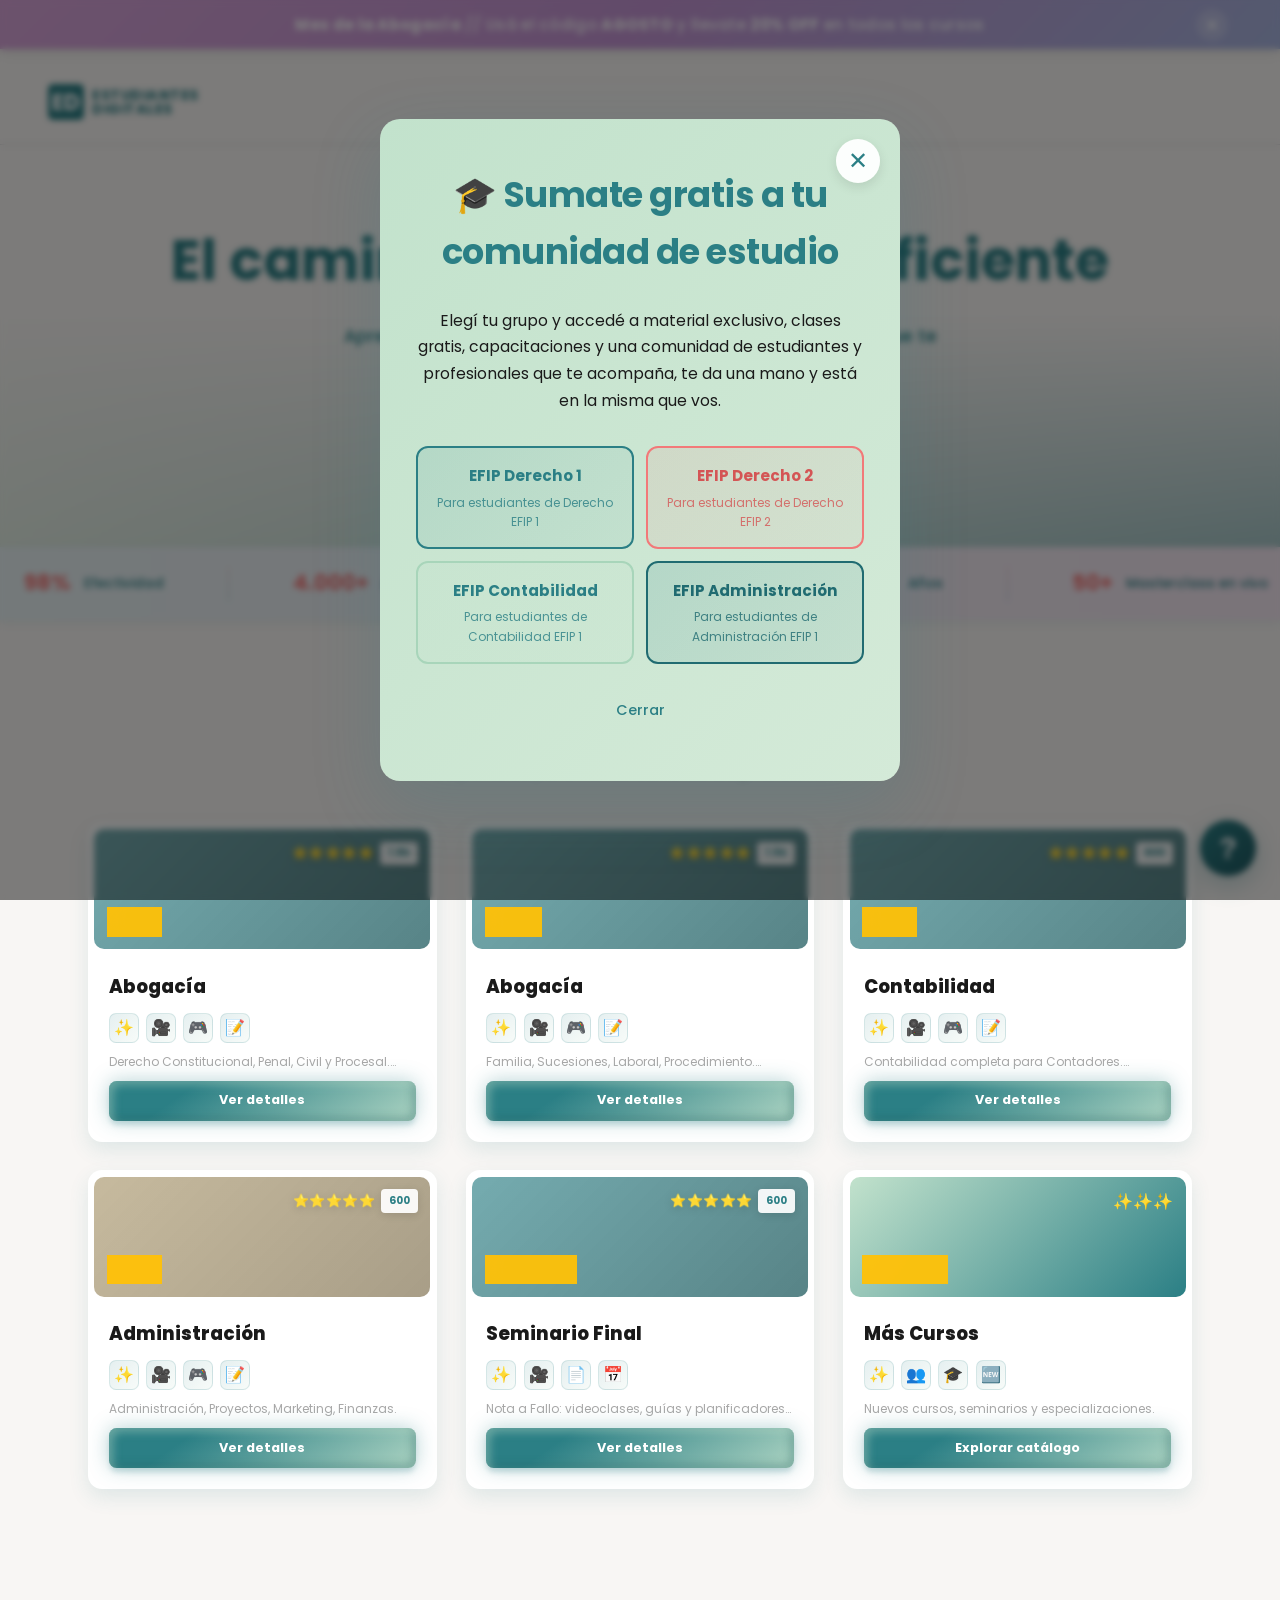
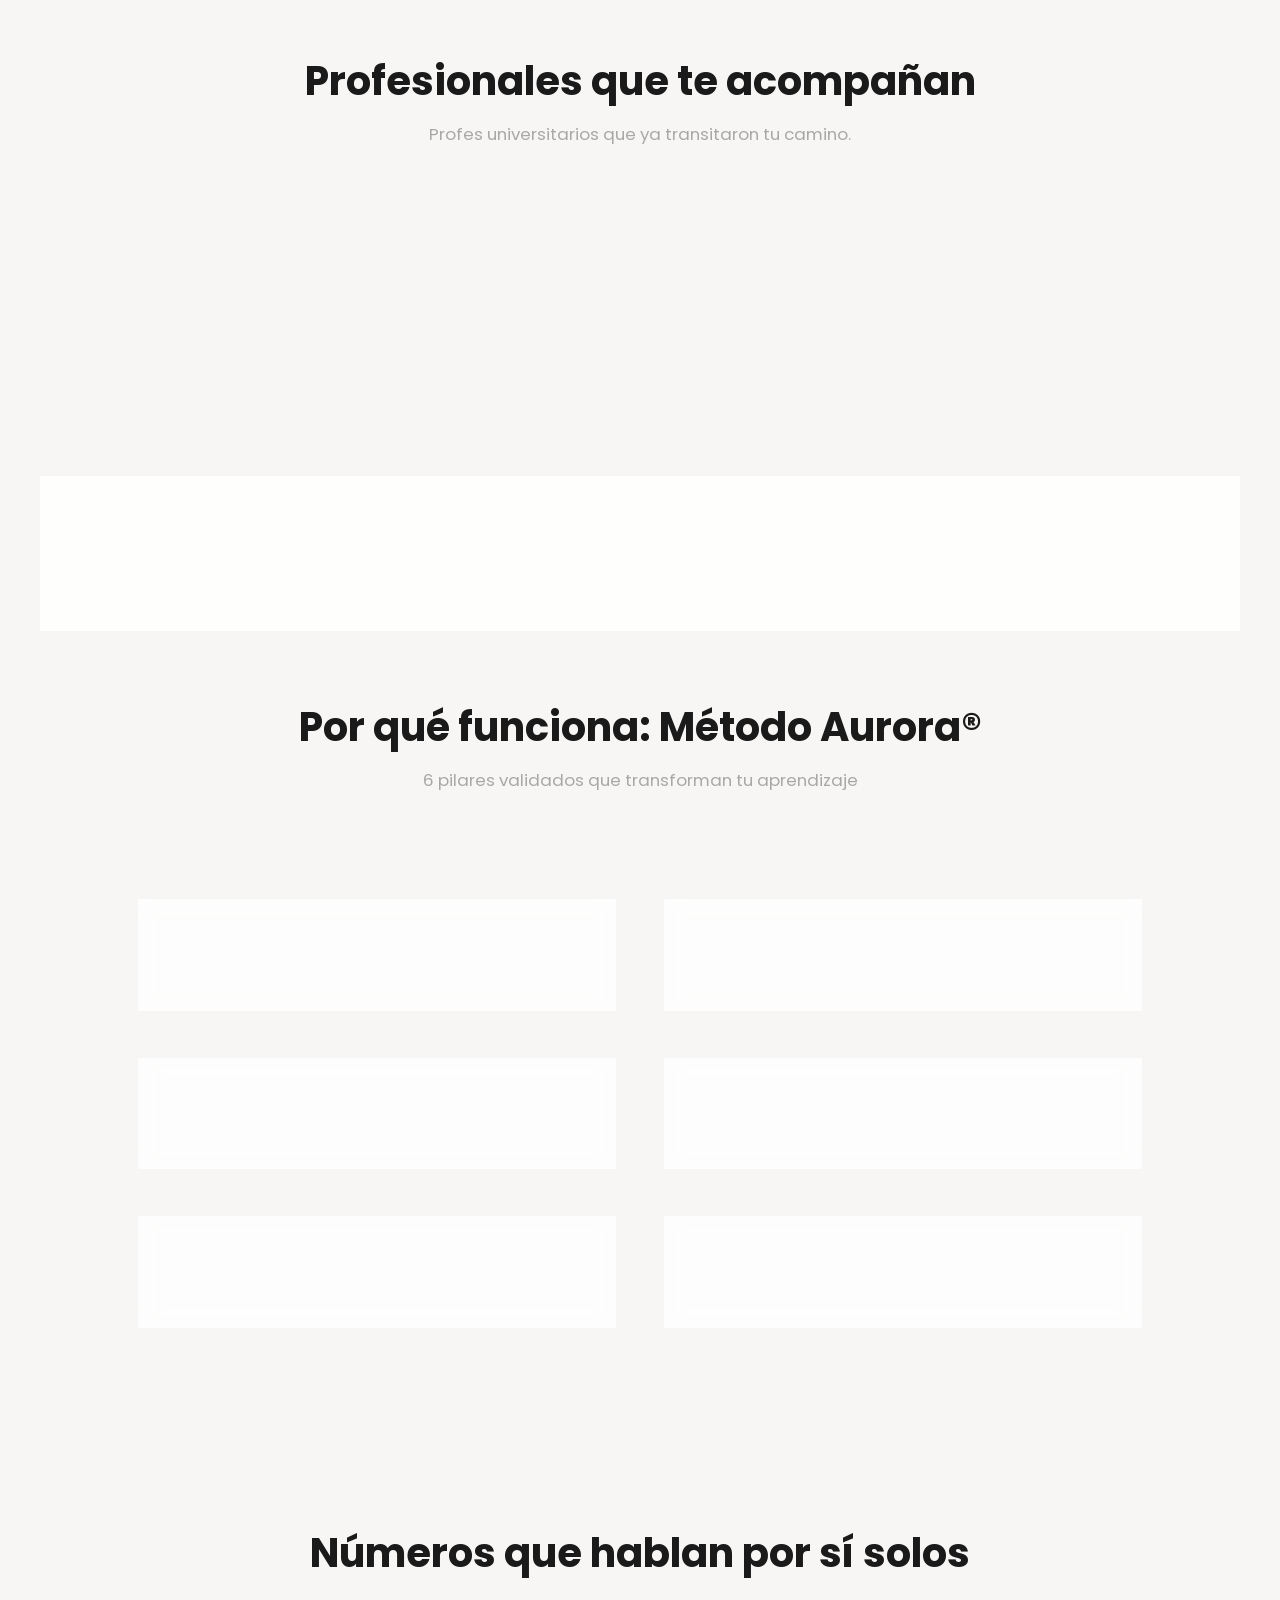
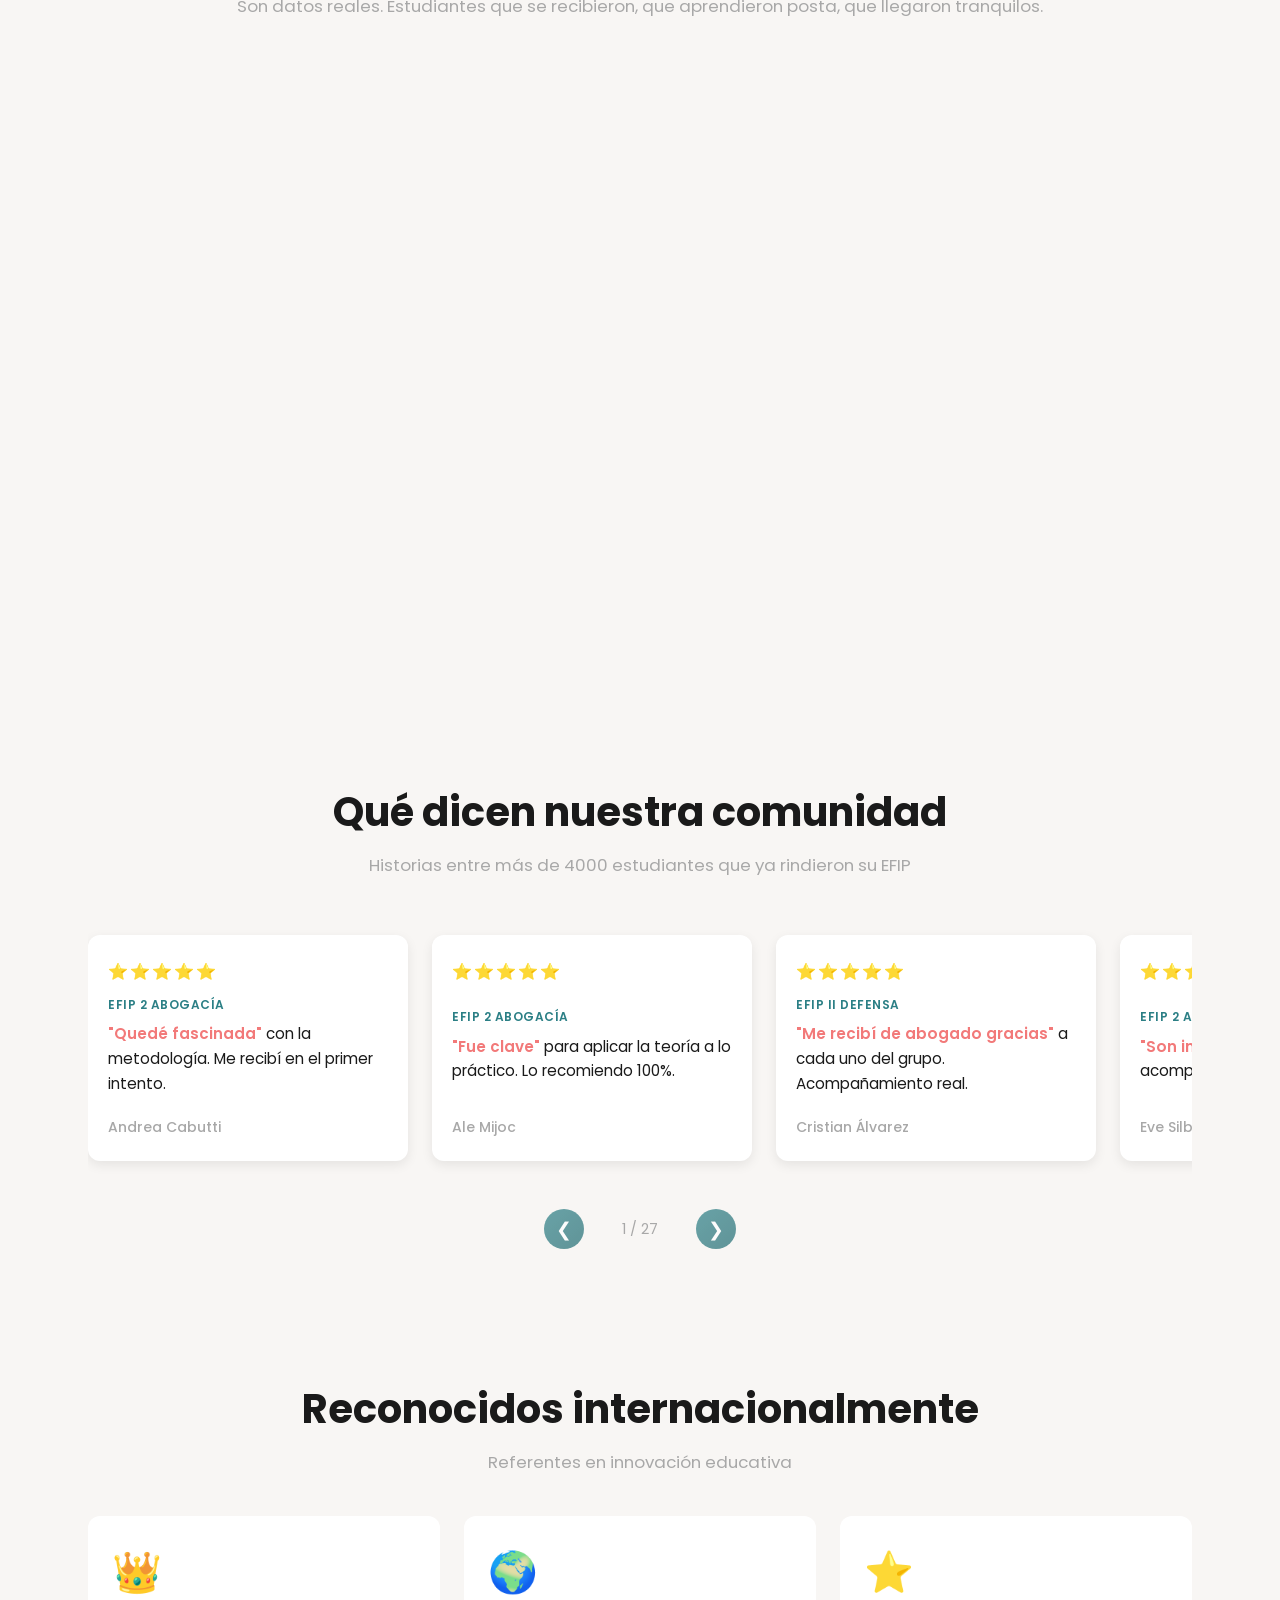
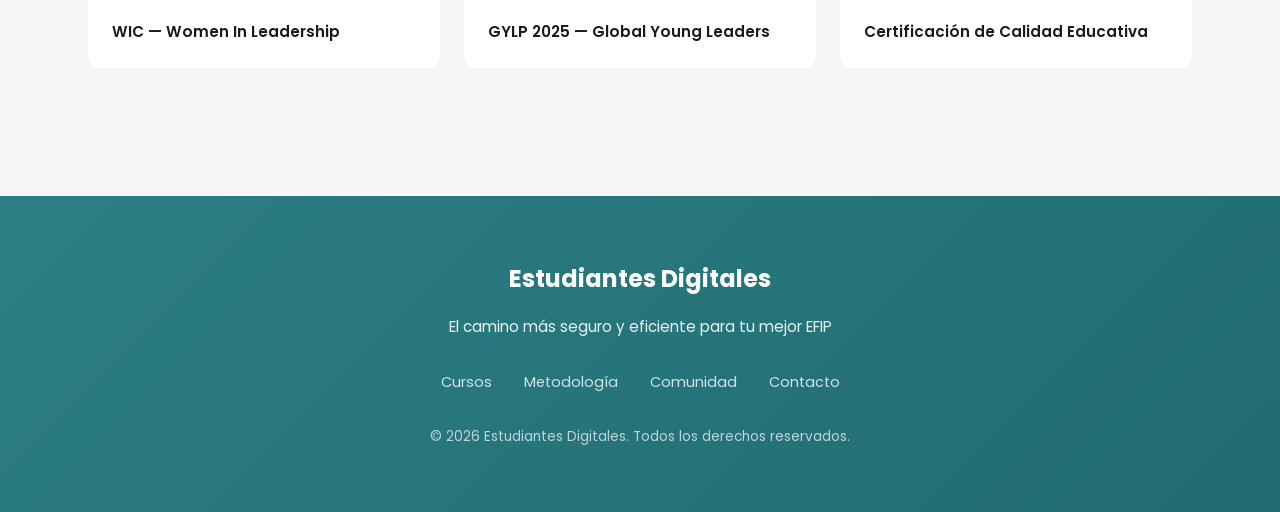
<file: index.html>
<!DOCTYPE html>
<html lang="es">
<head>
    <meta charset="UTF-8">
    <meta name="viewport" content="width=device-width, initial-scale=1.0">
    <title>Estudiantes Digitales — El camino más seguro para tu EFIP</title>
    <meta name="description" content="Aprende a rendir tu EFIP con confianza. Metodología Aurora, profes expertos, comunidad de 37k. 98% de efectividad.">

    <!-- META PIXEL CODE -->
    <script>
        !function(f,b,e,v,n,t,s)
        {if(f.fbq)return;n=f.fbq=function(){n.callMethod?
        n.callMethod.apply(n,arguments):n.queue.push(arguments)};
        if(!f._fbq)f._fbq=n;n.push=n;n.loaded=!0;n.version='2.0';
        n.queue=[];t=b.createElement(e);t.async=!0;
        t.src=v;s=b.getElementsByTagName(e)[0];
        s.parentNode.insertBefore(t,s)}(window, document,'script',
        'https://connect.facebook.net/en_US/fbevents.js');
        fbq('init', '3915877008558725');
        fbq('track', 'PageView');
    </script>
    <noscript><img height="1" width="1" style="display:none" src="https://www.facebook.com/tr?id=3915877008558725&ev=PageView&noscript=1" /></noscript>
    <!-- END META PIXEL CODE -->

    <link href="https://fonts.googleapis.com/css2?family=Poppins:wght@300;400;500;600;700&display=swap" rel="stylesheet">

    <style>
        * {
            margin: 0;
            padding: 0;
            box-sizing: border-box;
        }

        :root {
            --primary: #2b7f85;
            --secondary: #f27979;
            --ground: #f8f6f4;
            --text-dark: #1a1a1a;
            --text-light: #f8f6f4;
            --gray: #a8a8a8;
            --gray-light: #d9d9d9;
            --accent-green: #c2e2cc;
            --white: #ffffff;
        }

        @media (prefers-color-scheme: dark) {
            :root {
                --ground: #121212;
                --text-dark: #f8f6f4;
                --gray: #888888;
                --gray-light: #333333;
            }
        }

        body {
            font-family: 'Poppins', sans-serif;
            background-color: var(--ground);
            color: var(--text-dark);
            line-height: 1.6;
            transition: background-color 0.3s, color 0.3s;
            padding-top: 60px;
        }

        /* PROMO BANNER */
        .promo-banner {
            position: fixed;
            top: 0;
            left: 0;
            right: 0;
            z-index: 9998;
            background: linear-gradient(135deg, #d8a5d9 0%, #c495d4 50%, #a8b5e0 100%);
            padding: 14px 20px;
            box-shadow: 0 2px 12px rgba(0, 0, 0, 0.1);
            animation: slideDown 0.4s ease-out;
        }

        @keyframes slideDown {
            from {
                opacity: 0;
                transform: translateY(-100%);
            }
            to {
                opacity: 1;
                transform: translateY(0);
            }
        }

        .promo-banner-content {
            max-width: 1200px;
            margin: 0 auto;
            display: flex;
            align-items: center;
            justify-content: center;
            gap: 12px;
            text-align: center;
            position: relative;
            flex-wrap: wrap;
        }

        .promo-emoji {
            font-size: 1.2rem;
            line-height: 1;
        }

        .promo-text {
            font-size: 0.95rem;
            color: #ffffff;
            font-weight: 500;
            letter-spacing: 0.3px;
            line-height: 1.4;
        }

        .promo-text strong {
            font-weight: 700;
            color: #ffffff;
        }

        .close-banner {
            position: absolute;
            right: 12px;
            top: 50%;
            transform: translateY(-50%);
            background: rgba(255, 255, 255, 0.2);
            border: none;
            color: #ffffff;
            font-size: 1.5rem;
            width: 32px;
            height: 32px;
            border-radius: 50%;
            cursor: pointer;
            transition: all 0.2s ease;
            display: flex;
            align-items: center;
            justify-content: center;
            padding: 0;
        }

        .close-banner:hover {
            background: rgba(255, 255, 255, 0.3);
            transform: translateY(-50%) scale(1.1);
        }

        .close-banner:active {
            transform: translateY(-50%) scale(0.95);
        }

        .promo-banner.hidden {
            display: none;
        }

        @media (prefers-color-scheme: dark) {
            .promo-banner {
                background: linear-gradient(135deg, #8b5fa8 0%, #7a4fa0 50%, #6b6fb8 100%);
            }
        }

        @media (max-width: 768px) {
            body {
                padding-top: 80px;
            }

            .promo-banner {
                padding: 12px 16px;
            }

            .promo-banner-content {
                gap: 8px;
            }

            .promo-text {
                font-size: 0.85rem;
            }

            .promo-emoji {
                font-size: 1rem;
            }

            .close-banner {
                position: static;
                transform: none;
                margin-left: 8px;
                width: 28px;
                height: 28px;
                font-size: 1.2rem;
            }

            .close-banner:hover {
                transform: scale(1.1);
            }

            .close-banner:active {
                transform: scale(0.95);
            }
        }

        /* ANIMACIONES GLOBALES */
        @keyframes fadeInUp {
            from {
                opacity: 0;
                transform: translateY(30px);
            }
            to {
                opacity: 1;
                transform: translateY(0);
            }
        }

        @keyframes typewriter {
            from { width: 0; }
            to { width: 100%; }
        }

        @keyframes blink {
            0%, 49%, 100% { border-right-color: var(--secondary); }
            50%, 99% { border-right-color: transparent; }
        }

        @keyframes pulseGlow {
            0%, 100% { box-shadow: 0 0 0 0 rgba(242, 121, 121, 0.3); }
            50% { box-shadow: 0 0 0 10px rgba(242, 121, 121, 0); }
        }

        @keyframes slideInLeft {
            from {
                opacity: 0;
                transform: translateX(-30px);
            }
            to {
                opacity: 1;
                transform: translateX(0);
            }
        }

        @keyframes slideInLeftFade {
            from {
                opacity: 0;
                transform: translateX(-40px);
            }
            to {
                opacity: 1;
                transform: translateX(0);
            }
        }

        @keyframes slideInRightFade {
            from {
                opacity: 0;
                transform: translateX(40px);
            }
            to {
                opacity: 1;
                transform: translateX(0);
            }
        }

        .fade-in-left {
            animation: slideInLeftFade 0.6s ease-out forwards;
            opacity: 0;
        }

        .fade-in-right {
            animation: slideInRightFade 0.6s ease-out forwards;
            opacity: 0;
        }

        @keyframes countUp {
            from { opacity: 0; }
            to { opacity: 1; }
        }

        @keyframes float {
            0%, 100% { transform: translateY(0px); }
            50% { transform: translateY(-10px); }
        }

        @keyframes glow-pulse {
            0%, 100% {
                box-shadow: 0 0 20px rgba(242, 121, 121, 0.6), 0 0 40px rgba(43, 127, 133, 0.3);
            }
            50% {
                box-shadow: 0 0 30px rgba(242, 121, 121, 0.9), 0 0 60px rgba(43, 127, 133, 0.5);
            }
        }

        /* HEADER */
        header {
            background: var(--ground);
            padding: 1.5rem 1.5rem;
            border-bottom: 1px solid var(--gray-light);
            position: sticky;
            top: 0;
            z-index: 100;
            transition: all 0.3s;
        }

        .header-container {
            max-width: 1200px;
            margin: 0 auto;
            display: flex;
            justify-content: space-between;
            align-items: center;
        }

        .logo {
            font-family: 'Poppins', sans-serif;
            font-weight: 700;
            font-size: 0.95rem;
            color: var(--primary);
            display: flex;
            align-items: center;
            gap: 0.5rem;
            line-height: 1;
        }

        .logo-icon {
            width: 36px;
            height: 36px;
            display: flex;
            align-items: center;
            justify-content: center;
            font-weight: 700;
            font-size: 1.4rem;
            color: var(--white);
            background: var(--primary);
            border-radius: 5px;
        }

        .logo-text {
            display: flex;
            flex-direction: column;
            gap: -2px;
        }

        .logo-text-main {
            font-size: 0.9rem;
            letter-spacing: 0.5px;
        }

        .logo-text-sub {
            font-size: 0.7rem;
            opacity: 0.8;
        }

        .nav-mobile {
            font-size: 0.9rem;
            color: var(--text-dark);
            opacity: 0.7;
        }

        @media (min-width: 768px) {
            header {
                padding: 1.5rem 3rem;
            }
            .nav-mobile {
                display: none;
            }
        }

        /* HERO SECTION */
        .hero {
            max-width: 100%;
            margin: 0 auto;
            padding: 3rem 1.5rem;
            text-align: center;
            position: relative;
            background: linear-gradient(
                to bottom,
                #f8f6f4 0%,
                #f8f6f4 35%,
                rgba(255, 255, 255, 0) 100%
              ),
              linear-gradient(to right, #c2e2cc, #2b7f85);
            background-size: cover;
            background-position: center right;
            background-attachment: fixed;
            overflow: hidden;
        }

        .hero::before {
            content: "";
            position: absolute;
            inset: 0;
            background-image: linear-gradient(90deg, rgba(255,255,255, 0.2) 1px, transparent 1px);
            background-size: 50px 100%;
            pointer-events: none;
            mask-image: linear-gradient(
              to bottom,
              rgba(0, 0, 0, 1) 0%,
              rgba(0, 0, 0, 0) 70%
            );
            -webkit-mask-image: linear-gradient(
              to bottom,
              rgba(0, 0, 0, 1) 0%,
              rgba(0, 0, 0, 0) 70%
            );
            z-index: 1;
        }

        @media (prefers-color-scheme: dark) {
            .hero {
                background: linear-gradient(
                    to bottom,
                    #1a1a1a 0%,
                    #1a1a1a 35%,
                    rgba(0, 0, 0, 0) 100%
                  ),
                  linear-gradient(to right, rgba(194, 226, 204, 0.3), rgba(43, 127, 133, 0.3));
            }

            .hero::before {
                background-image: linear-gradient(90deg, rgba(255,255,255, 0.08) 1px, transparent 1px);
            }
        }

        @media (max-width: 768px) {
            .hero {
                background-attachment: scroll;
            }
        }

        .hero h1 {
            font-size: clamp(1.8rem, 6vw, 3.5rem);
            font-weight: 700;
            line-height: 1.3;
            margin-bottom: 1.5rem;
            color: #2b7f85;
            position: relative;
            z-index: 2;
            text-shadow: 0 2px 8px rgba(255, 255, 255, 0.3);
        }

        .typewriter-text {
            border-right: none;
            overflow: visible;
            display: inline-block;
            animation: none;
            white-space: normal;
            word-wrap: break-word;
            max-width: 100%;
        }

        .hero p {
            font-size: clamp(0.95rem, 2vw, 1.1rem);
            color: #2b7f85;
            line-height: 1.7;
            max-width: 600px;
            margin: 0 auto 2rem;
            animation: fadeInUp 0.8s ease-out 0.5s backwards;
            position: relative;
            z-index: 2;
            font-weight: 500;
        }

        .cta-hero {
            display: inline-block;
            background: var(--primary);
            color: var(--white);
            padding: 0.9rem 1.8rem;
            border-radius: 8px;
            text-decoration: none;
            font-weight: 600;
            font-size: 0.95rem;
            transition: all 0.3s;
            animation: fadeInUp 0.8s ease-out 0.7s backwards;
            position: relative;
            z-index: 2;
        }

        .cta-hero:hover {
            background: #206b71;
            transform: translateY(-2px);
            box-shadow: 0 8px 20px rgba(43, 127, 133, 0.3);
        }

        @media (min-width: 768px) {
            .hero {
                padding: 5rem 3rem;
            }
        }

        /* RECORDS BANNER / MARQUEE */
        .records-banner {
            background: linear-gradient(90deg, #e8f3f5 0%, #f5e8f3 100%);
            padding: 1.2rem 0;
            overflow: hidden;
            position: relative;
            box-shadow: 0 2px 8px rgba(43, 127, 133, 0.1);
        }

        @media (prefers-color-scheme: dark) {
            .records-banner {
                background: linear-gradient(90deg, #1a3a3f 0%, #3a2a3a 100%);
            }
        }

        .records-banner-content {
            display: flex;
            animation: slide-infinite 35s linear infinite;
            gap: 4rem;
            padding: 0 1.5rem;
            width: fit-content;
        }

        @keyframes slide-infinite {
            0% {
                transform: translateX(0);
            }
            100% {
                transform: translateX(-50%);
            }
        }

        .record-item {
            display: flex;
            align-items: center;
            gap: 0.8rem;
            white-space: nowrap;
            min-width: fit-content;
            font-size: clamp(0.9rem, 2vw, 1.05rem);
            font-weight: 600;
        }

        .record-number {
            font-size: clamp(1.2rem, 2.5vw, 1.35rem);
            font-weight: 700;
            color: var(--secondary);
            display: flex;
            align-items: baseline;
            gap: 0.3rem;
        }

        .record-label {
            font-size: 0.85rem;
            color: var(--primary);
            font-weight: 500;
        }

        .record-divider {
            width: 1px;
            height: 35px;
            background: linear-gradient(180deg, rgba(242, 121, 121, 0.3), rgba(43, 127, 133, 0.3));
        }

        /* SECCIÓN CURSOS */
        .section {
            max-width: 1200px;
            margin: 0 auto;
            padding: 3.5rem 1.5rem;
        }

        .section-title {
            font-size: clamp(1.8rem, 5vw, 2.5rem);
            font-weight: 700;
            text-align: center;
            margin-bottom: 0.5rem;
            color: var(--text-dark);
            animation: fadeInUp 0.8s ease-out;
        }

        .section-subtitle {
            text-align: center;
            color: var(--gray);
            font-size: clamp(0.95rem, 2vw, 1.05rem);
            margin-bottom: 2.5rem;
            animation: fadeInUp 0.8s ease-out 0.2s backwards;
        }

        /* GRID DE CURSOS */
        /* CURSOS GRID COMPACTO */
        .courses-grid {
            display: grid;
            grid-template-columns: repeat(2, 1fr);
            gap: 1rem;
            margin-bottom: 2rem;
        }

        @media (max-width: 480px) {
            .courses-grid {
                grid-template-columns: repeat(2, 1fr);
                gap: 0.9rem;
            }
        }

        @media (min-width: 640px) {
            .courses-grid {
                grid-template-columns: repeat(2, 1fr);
                gap: 1.2rem;
            }
        }

        @media (min-width: 768px) {
            .courses-grid {
                grid-template-columns: repeat(2, 1fr);
                gap: 1.5rem;
            }
        }

        @media (min-width: 1024px) {
            .courses-grid {
                grid-template-columns: repeat(3, 1fr);
                gap: 1.8rem;
            }
        }

        @media (min-width: 1440px) {
            .courses-grid {
                grid-template-columns: repeat(4, 1fr);
                gap: 2rem;
            }
        }

        /* COURSE CARD COMPACTO - Inspirado en Uiverse */
        .course-card {
            position: relative;
            background: var(--white);
            border-radius: 14px;
            padding: 0.4rem;
            box-shadow: 0 8px 20px rgba(43, 127, 133, 0.12);
            transition: all 0.4s cubic-bezier(0.34, 1.56, 0.64, 1);
            cursor: pointer;
            animation: fadeInUp 0.8s ease-out forwards;
            opacity: 0;
            display: flex;
            flex-direction: column;
            overflow: hidden;
            height: 100%;
        }

        .course-card:hover {
            transform: translateY(-6px);
            box-shadow: 0 16px 40px rgba(43, 127, 133, 0.2);
            border-color: var(--secondary);
        }

        @media (prefers-color-scheme: dark) {
            .course-card {
                background: #1a1a1a;
            }
        }

        /* COURSE IMAGE CONTAINER */
        .course-visual {
            position: relative;
            width: 100%;
            height: 120px;
            border-radius: 10px;
            margin-bottom: 0.8rem;
            overflow: hidden;
            background-size: cover;
            background-position: center;
            display: flex;
            align-items: flex-end;
            justify-content: space-between;
            padding: 0.8rem;
        }

        .course-visual.efip-abogacia-1 {
            background: linear-gradient(135deg, rgba(43, 127, 133, 0.65), rgba(31, 90, 94, 0.75)), url('https://raw.githubusercontent.com/egallardo-max/estudiantes-digitales-landing/main/assets/images/cursos/efip-derecho-1.png');
            background-size: cover;
            background-position: center;
        }

        .course-visual.efip-abogacia-2 {
            background: linear-gradient(135deg, rgba(43, 127, 133, 0.65), rgba(31, 90, 94, 0.75)), url('https://raw.githubusercontent.com/egallardo-max/estudiantes-digitales-landing/main/assets/images/cursos/efip-derecho-2.png');
            background-size: cover;
            background-position: center;
        }

        .course-visual.efip-contador {
            background: linear-gradient(135deg, rgba(43, 127, 133, 0.65), rgba(31, 90, 94, 0.75)), url('https://raw.githubusercontent.com/egallardo-max/estudiantes-digitales-landing/main/assets/images/cursos/efip-contabilidad.png');
            background-size: cover;
            background-position: center;
        }

        .course-visual.efip-admin {
            background: linear-gradient(135deg, rgba(168, 149, 106, 0.65), rgba(139, 125, 95, 0.75)), url('https://raw.githubusercontent.com/egallardo-max/estudiantes-digitales-landing/main/assets/images/cursos/efip-administracion.png');
            background-size: cover;
            background-position: center;
        }

        .course-visual.efip-seminario {
            background: linear-gradient(135deg, rgba(43, 127, 133, 0.65), rgba(31, 90, 94, 0.75)), url('https://raw.githubusercontent.com/egallardo-max/estudiantes-digitales-landing/main/assets/images/cursos/seminario-final.png');
            background-size: cover;
            background-position: center;
        }

        .course-visual.mas-cursos {
            background: linear-gradient(135deg, #c2e2cc 0%, #2b7f85 100%);
        }

        /* BADGE Y STARS */
        .course-badge {
            background: rgba(255, 193, 7, 0.95);
            color: #1a1a1a;
            padding: 0.35rem 0.75rem;
            border-radius: 5px;
            font-weight: 700;
            font-size: 0.7rem;
            backdrop-filter: blur(8px);
            white-space: nowrap;
        }

        .course-stars {
            position: absolute;
            top: 0.8rem;
            right: 0.8rem;
            display: flex;
            align-items: center;
            gap: 0.35rem;
            z-index: 3;
        }

        .stars-rating {
            font-size: 0.8rem;
            letter-spacing: 0.5px;
            filter: drop-shadow(0 2px 4px rgba(0, 0, 0, 0.15));
            white-space: nowrap;
        }

        .students-count {
            background: rgba(255, 255, 255, 0.92);
            color: #2b7f85;
            padding: 0.2rem 0.5rem;
            border-radius: 4px;
            font-weight: 650;
            font-size: 0.65rem;
            white-space: nowrap;
            box-shadow: 0 2px 8px rgba(0, 0, 0, 0.12);
        }

        @media (max-width: 480px) {
            .course-stars {
                top: 0.6rem;
                right: 0.6rem;
                gap: 0.25rem;
            }

            .stars-rating {
                font-size: 0.7rem;
                letter-spacing: 0.3px;
            }

            .students-count {
                font-size: 0.6rem;
                padding: 0.15rem 0.4rem;
            }
        }

        /* COURSE CONTENT */
        .course-content {
            padding: 0.9rem;
            flex-grow: 1;
            display: flex;
            flex-direction: column;
            position: relative;
            z-index: 1;
        }

        /* COURSE TITLE + BADGE */
        .course-content h3 {
            font-size: 1.15rem;
            font-weight: 750;
            color: var(--text-dark);
            margin-bottom: 0.3rem;
            line-height: 1.1;
        }

        .course-content-header {
            display: flex;
            align-items: center;
            gap: 0.6rem;
            margin-bottom: 0.7rem;
        }

        /* COURSE FEATURES ICONS */
        .course-features {
            display: flex;
            gap: 0.45rem;
            margin-bottom: 0.7rem;
            flex-wrap: wrap;
            justify-content: flex-start;
        }

        .course-feature {
            display: inline-flex;
            align-items: center;
            justify-content: center;
            width: 30px;
            height: 30px;
            background: linear-gradient(135deg, rgba(43, 127, 133, 0.12), rgba(194, 226, 204, 0.12));
            border-radius: 7px;
            font-size: 1rem;
            cursor: help;
            transition: all 0.25s cubic-bezier(0.34, 1.56, 0.64, 1);
            border: 1px solid rgba(43, 127, 133, 0.15);
        }

        .course-feature:hover {
            background: linear-gradient(135deg, rgba(43, 127, 133, 0.2), rgba(194, 226, 204, 0.2));
            transform: translateY(-3px);
            border-color: rgba(43, 127, 133, 0.3);
            box-shadow: 0 4px 12px rgba(43, 127, 133, 0.15);
        }

        @media (max-width: 480px) {
            .course-features {
                gap: 0.1rem;
            }

            .course-feature {
                width: 10px;
                height: 10px;
                font-size: 0.35rem;
                padding: 0;
                border: none;
                background: none !important;
                display: inline-block;
            }

            /* Hide 4th emoji (Prácticos/📝) on mobile */
            .course-feature:nth-child(4) {
                display: none;
            }
        }

        /* COURSE DESCRIPTION */
        .course-content p {
            font-size: 0.75rem;
            color: var(--gray);
            line-height: 1.3;
            margin-bottom: 0.7rem;
            flex-grow: 1;
            display: -webkit-box;
            -webkit-line-clamp: 1;
            line-clamp: 1;
            -webkit-box-orient: vertical;
            overflow: hidden;
        }

        /* BUTTON - IMPROVED DESIGN */
        .course-content a {
            --clr-font-main: #2b7f85;
            --btn-bg-1: #c2e2cc;
            --btn-bg-2: #2b7f85;
            --btn-bg-color: #ffffff;
            --radii: 0.6em;

            display: inline-flex;
            align-items: center;
            justify-content: center;
            cursor: pointer;
            padding: 0.7em 1.3em;
            width: 100%;
            min-height: 40px;
            font-size: 0.8rem;
            font-weight: 650;
            transition: 0.7s cubic-bezier(0.34, 1.56, 0.64, 1);
            background-size: 280% auto;
            background-image: linear-gradient(
                325deg,
                var(--btn-bg-2) 0%,
                var(--btn-bg-1) 55%,
                var(--btn-bg-2) 90%
            );
            border: none;
            border-radius: var(--radii);
            color: var(--btn-bg-color);
            text-decoration: none;
            box-shadow:
                0px 0px 20px rgba(43, 127, 133, 0.35),
                0px 5px 5px -1px rgba(43, 127, 133, 0.2),
                inset 4px 4px 8px rgba(194, 226, 204, 0.4),
                inset -4px -4px 8px rgba(31, 90, 94, 0.3);
        }

        .course-content a:hover {
            background-position: right top;
            box-shadow:
                0px 0px 25px rgba(43, 127, 133, 0.45),
                0px 8px 8px -1px rgba(43, 127, 133, 0.3),
                inset 4px 4px 8px rgba(194, 226, 204, 0.5),
                inset -4px -4px 8px rgba(31, 90, 94, 0.35);
        }

        .course-content a:is(:focus, :focus-visible, :active) {
            outline: none;
            box-shadow:
                0 0 0 3px var(--btn-bg-color),
                0 0 0 6px var(--btn-bg-2),
                0px 0px 20px rgba(43, 127, 133, 0.35),
                inset 4px 4px 8px rgba(194, 226, 204, 0.4);
        }

        @media (max-width: 480px) {
            .course-content h3 {
                font-size: 1rem;
            }

            .course-feature {
                width: 26px;
                height: 26px;
                font-size: 0.85rem;
            }

            .course-content p {
                font-size: 0.7rem;
            }

            .course-content a {
                font-size: 0.7rem;
                padding: 0.5rem 0.9rem;
            }
        }

        /* ANIMATION DELAYS */
        .course-card:nth-child(1) { animation-delay: 0.1s; }
        .course-card:nth-child(2) { animation-delay: 0.15s; }
        .course-card:nth-child(3) { animation-delay: 0.2s; }
        .course-card:nth-child(4) { animation-delay: 0.25s; }
        .course-card:nth-child(5) { animation-delay: 0.3s; }
        .course-card:nth-child(6) { animation-delay: 0.35s; }

        /* SECCIÓN PROFESORES */
        .professors-grid {
            display: grid;
            grid-template-columns: 1fr;
            gap: 2rem;
            margin-top: 2rem;
        }

        @media (min-width: 640px) {
            .professors-grid {
                grid-template-columns: repeat(2, 1fr);
            }
        }

        @media (min-width: 1024px) {
            .professors-grid {
                grid-template-columns: repeat(4, 1fr);
            }
        }

        .professor-card {
            text-align: center;
            animation: fadeInUp 0.8s ease-out forwards;
            opacity: 0;
        }

        .professor-card:nth-child(1) { animation-delay: 0.1s; }
        .professor-card:nth-child(2) { animation-delay: 0.2s; }
        .professor-card:nth-child(3) { animation-delay: 0.3s; }
        .professor-card:nth-child(4) { animation-delay: 0.4s; }

        .professor-avatar {
            width: 100px;
            height: 100px;
            border-radius: 50%;
            background: linear-gradient(135deg, var(--primary), var(--accent-green));
            margin: 0 auto 1rem;
            display: flex;
            align-items: center;
            justify-content: center;
            font-size: 2rem;
            color: var(--white);
            transition: transform 0.3s;
        }

        .professor-card:hover .professor-avatar {
            transform: scale(1.1);
        }

        .professor-name {
            font-size: 1.1rem;
            font-weight: 600;
            color: var(--text-dark);
            margin-bottom: 0.3rem;
        }

        .professor-credential {
            font-size: 0.85rem;
            color: var(--secondary);
            font-weight: 600;
            margin-bottom: 0.8rem;
        }

        .professor-bio {
            font-size: 0.85rem;
            color: var(--gray);
            line-height: 1.5;
        }

        /* MÉTODO AURORA */
        .aurora-container {
            background: linear-gradient(135deg, #ffffff 0%, #f0feff 100%);
            border-radius: 20px;
            padding: 3.5rem 1.5rem;
            margin-top: 2rem;
            border: 2px solid rgba(43, 127, 133, 0.1);
            position: relative;
            overflow: hidden;
        }

        .aurora-container::before {
            content: '';
            position: absolute;
            top: -50%;
            right: -50%;
            width: 500px;
            height: 500px;
            background: radial-gradient(circle, rgba(194, 226, 204, 0.3) 0%, transparent 70%);
            border-radius: 50%;
            pointer-events: none;
        }

        .aurora-container::after {
            content: '';
            position: absolute;
            bottom: -30%;
            left: -30%;
            width: 400px;
            height: 400px;
            background: radial-gradient(circle, rgba(43, 127, 133, 0.15) 0%, transparent 70%);
            border-radius: 50%;
            pointer-events: none;
        }

        @media (min-width: 768px) {
            .aurora-container {
                padding: 4rem 3rem;
            }
        }

        .aurora-grid {
            display: grid;
            grid-template-columns: 1fr;
            gap: 2.5rem;
            position: relative;
            z-index: 1;
        }

        @media (min-width: 768px) {
            .aurora-grid {
                grid-template-columns: 1fr 1fr;
                gap: 3rem;
            }
        }

        .aurora-step {
            position: relative;
            display: flex;
            gap: 1.5rem;
            align-items: flex-start;
            animation: fadeInUp 0.8s ease-out forwards;
            opacity: 0;
            background: rgba(255, 255, 255, 0.8);
            backdrop-filter: blur(10px);
            padding: 1.5rem;
            border-radius: 12px;
            border: 1px solid rgba(43, 127, 133, 0.1);
            transition: all 0.3s;
            cursor: pointer;
            overflow: hidden;
        }

        .aurora-step::before,
        .aurora-step::after {
            position: absolute;
            content: "";
            width: 20%;
            height: 20%;
            background: linear-gradient(135deg, rgba(43, 127, 133, 0.12), rgba(194, 226, 204, 0.15));
            transition: all 0.5s;
            pointer-events: none;
            z-index: 0;
        }

        .aurora-step::before {
            top: 0;
            right: 0;
            border-radius: 0 12px 0 100%;
        }

        .aurora-step::after {
            bottom: 0;
            left: 0;
            border-radius: 0 100% 0 12px;
        }

        .aurora-step:hover::before,
        .aurora-step:hover::after {
            width: 100%;
            height: 100%;
            border-radius: 12px;
            transition: all 0.5s;
        }

        .aurora-step:hover {
            box-shadow: 0 8px 24px rgba(43, 127, 133, 0.1);
            transform: translateY(-5px);
            background: rgba(255, 255, 255, 0.95);
        }

        .aurora-step:nth-child(1) { animation-delay: 0.1s; }
        .aurora-step:nth-child(2) { animation-delay: 0.2s; }
        .aurora-step:nth-child(3) { animation-delay: 0.3s; }
        .aurora-step:nth-child(4) { animation-delay: 0.4s; }
        .aurora-step:nth-child(5) { animation-delay: 0.5s; }
        .aurora-step:nth-child(6) { animation-delay: 0.6s; }

        .aurora-number {
            flex-shrink: 0;
            width: 60px;
            height: 60px;
            border-radius: 50%;
            background: linear-gradient(135deg, var(--primary), #206b71);
            color: var(--white);
            display: flex;
            align-items: center;
            justify-content: center;
            font-weight: 700;
            font-size: 1.4rem;
            animation: glow-pulse 3s ease-in-out infinite, float 3s ease-in-out infinite;
            box-shadow: 0 0 20px rgba(242, 121, 121, 0.4);
            flex-shrink: 0;
            position: relative;
            z-index: 1;
        }

        .aurora-content {
            position: relative;
            z-index: 1;
        }

        .aurora-content h3 {
            font-size: 1.15rem;
            font-weight: 700;
            color: var(--primary);
            margin-bottom: 0.5rem;
        }

        .aurora-content p {
            font-size: 0.9rem;
            color: var(--gray);
            line-height: 1.6;
        }

        /* RECORDS SECTION */
        .records-grid {
            display: grid;
            grid-template-columns: repeat(2, 1fr);
            gap: 1.5rem;
            margin-top: 2rem;
            max-width: 1400px;
            margin-left: auto;
            margin-right: auto;
        }

        @media (min-width: 480px) {
            .records-grid {
                grid-template-columns: repeat(2, 1fr);
                gap: 1.5rem;
            }
        }

        @media (min-width: 1024px) {
            .records-grid {
                grid-template-columns: repeat(4, 1fr);
                gap: 2rem;
            }
        }

        @media (min-width: 1440px) {
            .records-grid {
                grid-template-columns: repeat(5, 1fr);
                gap: 1.5rem;
            }
        }

        /* FLIP CARDS STYLES */
        .flip-card {
            background-color: transparent;
            width: 100%;
            max-width: 280px;
            height: 280px;
            perspective: 1000px;
            margin: 0 auto;
            animation: fadeInUp 0.8s ease-out forwards;
            opacity: 0;
        }

        .flip-card:nth-child(1) { animation-delay: 0.1s; }
        .flip-card:nth-child(2) { animation-delay: 0.2s; }
        .flip-card:nth-child(3) { animation-delay: 0.3s; }
        .flip-card:nth-child(4) { animation-delay: 0.4s; }

        .flip-card-inner {
            position: relative;
            width: 100%;
            height: 100%;
            text-align: center;
            transition: transform 0.6s;
            transform-style: preserve-3d;
        }

        .flip-card:hover .flip-card-inner {
            transform: rotateY(180deg);
        }

        .flip-card-front, .flip-card-back {
            position: absolute;
            width: 100%;
            height: 100%;
            backface-visibility: hidden;
            display: flex;
            flex-direction: column;
            justify-content: center;
            align-items: center;
            padding: 2rem;
            border-radius: 16px;
            box-shadow: 0 8px 20px rgba(0, 0, 0, 0.08);
            text-align: center;
            word-wrap: break-word;
            word-break: break-word;
        }

        .flip-card-front {
            background: linear-gradient(135deg, rgba(43, 127, 133, 0.15) 0%, rgba(194, 226, 204, 0.15) 100%);
            color: var(--text-dark);
            border: 2px solid rgba(43, 127, 133, 0.2);
        }

        .flip-card-back {
            background: linear-gradient(135deg, rgba(242, 121, 121, 0.15) 0%, rgba(43, 127, 133, 0.12) 100%);
            color: var(--text-dark);
            border: 2px solid rgba(242, 121, 121, 0.2);
            transform: rotateY(180deg);
        }

        .flip-card-front .card-number {
            font-size: 3.5rem;
            font-weight: 700;
            background: linear-gradient(135deg, var(--primary), #206b71);
            -webkit-background-clip: text;
            -webkit-text-fill-color: transparent;
            background-clip: text;
            margin-bottom: 0.5rem;
            animation: float 3s ease-in-out infinite;
        }

        .flip-card-front .card-label {
            font-size: 0.9rem;
            font-weight: 600;
            color: var(--primary);
            margin-bottom: 1rem;
            text-transform: uppercase;
            letter-spacing: 0.5px;
        }

        .flip-card-front .card-description {
            font-size: 0.95rem;
            line-height: 1.6;
            color: var(--gray);
        }

        .flip-card-back .card-description {
            font-size: 0.95rem;
            line-height: 1.6;
            color: var(--gray);
        }

        @media (max-width: 768px) {
            .flip-card {
                width: 100%;
                max-width: 240px;
                height: 240px;
            }
            .flip-card-front, .flip-card-back {
                padding: 1.5rem;
            }
            .flip-card-front .card-number {
                font-size: 2.5rem;
            }
            .flip-card-back .card-description {
                font-size: 0.9rem;
                line-height: 1.5;
            }
        }

        /* EXPERTOS - FORMACIÓN CONSTANTE */
        .experts-section {
            position: relative;
            overflow: hidden;
        }

        .experts-section::before {
            content: "";
            position: absolute;
            inset: 0;
            background: linear-gradient(135deg, rgba(5, 5, 5, 0.8) 0%, rgba(43, 127, 133, 0.15) 100%);
            pointer-events: none;
            z-index: 1;
        }

        /* Stars Background */
        .experts-section-bg {
            position: absolute;
            inset: 0;
            z-index: 0;
            overflow: hidden;
        }

        .stars-layer {
            position: absolute;
            inset: 0;
            pointer-events: none;
        }

        .stars-1 {
            background-image:
                radial-gradient(1px 1px at 10% 10%, #fff, transparent),
                radial-gradient(1px 1px at 30% 20%, #fff, transparent),
                radial-gradient(1px 1px at 50% 50%, #fff, transparent),
                radial-gradient(1px 1px at 70% 30%, #fff, transparent),
                radial-gradient(1px 1px at 90% 10%, #fff, transparent);
            background-size: 200px 200px;
            animation: twinkle-stars 3s ease-in-out infinite;
        }

        .stars-2 {
            background-image:
                radial-gradient(1.5px 1.5px at 20% 40%, #fff, transparent),
                radial-gradient(1.5px 1.5px at 60% 85%, #fff, transparent),
                radial-gradient(1.5px 1.5px at 85% 65%, #fff, transparent);
            background-size: 300px 300px;
            animation: twinkle-stars 5s ease-in-out infinite 1s;
        }

        .moon {
            position: absolute;
            top: 5%;
            right: 8%;
            width: 60px;
            height: 60px;
            border-radius: 50%;
            background: transparent;
            box-shadow: 12px 12px 0 0 #fdfbd3;
            filter: drop-shadow(0 0 12px rgba(253, 251, 211, 0.3));
            z-index: 2;
        }

        @keyframes twinkle-stars {
            0%, 100% { opacity: 0.6; }
            50% { opacity: 0.2; }
        }

        .experts-bar {
            position: relative;
            z-index: 3;
            display: flex;
            align-items: center;
            justify-content: space-between;
            gap: 1.5rem;
            max-width: 1200px;
            margin: 0 auto;
            padding: 1.5rem;
            background: rgba(255, 255, 255, 0.85);
            border-radius: 12px;
            border: 1px solid rgba(43, 127, 133, 0.2);
            box-shadow: 0 8px 32px rgba(0, 0, 0, 0.1);
        }

        .live-indicator {
            display: flex;
            align-items: center;
            gap: 8px;
            flex-shrink: 0;
        }

        .pulse-container {
            position: relative;
            width: 16px;
            height: 16px;
        }

        .pulse-container span {
            position: absolute;
            width: 100%;
            height: 100%;
            border-radius: 50%;
            background-color: #f27979;
        }

        .pulse-container span:nth-child(1) {
            animation: pulse-red 1.5s ease-in-out infinite;
        }

        .pulse-container span:nth-child(2) {
            animation: pulse-red 1.5s ease-in-out 0.2s infinite;
            opacity: 0.7;
        }

        .pulse-container span:nth-child(3) {
            animation: pulse-red 1.5s ease-in-out 0.4s infinite;
            opacity: 0.4;
        }

        .pulse-container span:nth-child(4) {
            display: none;
        }

        @keyframes pulse-red {
            0% {
                box-shadow: 0 0 0 0 rgba(242, 121, 121, 0.7);
            }
            50% {
                box-shadow: 0 0 0 8px rgba(242, 121, 121, 0);
            }
            100% {
                box-shadow: 0 0 0 0 rgba(242, 121, 121, 0);
            }
        }

        .live-text {
            font-size: 0.85rem;
            font-weight: 600;
            color: #f27979;
            text-transform: uppercase;
            letter-spacing: 1px;
        }

        .experts-text {
            flex: 1;
        }

        .experts-title {
            font-size: clamp(0.95rem, 2vw, 1.1rem);
            font-weight: 600;
            color: var(--text-dark);
            line-height: 1.5;
            margin: 0;
        }

        .experts-btn {
            padding: 10px 24px;
            background: var(--primary);
            color: white;
            border: none;
            border-radius: 8px;
            font-weight: 600;
            font-size: 0.9rem;
            cursor: pointer;
            transition: all 0.3s ease;
            flex-shrink: 0;
            font-family: 'Poppins', sans-serif;
        }

        .experts-btn:hover {
            background: #206b71;
            transform: translateY(-2px);
            box-shadow: 0 6px 16px rgba(43, 127, 133, 0.3);
        }

        @media (max-width: 768px) {
            .experts-bar {
                flex-direction: column;
                gap: 1rem;
                text-align: center;
            }

            .experts-text {
                order: 2;
            }

            .live-indicator {
                order: 1;
                justify-content: center;
            }

            .experts-btn {
                order: 3;
                width: 100%;
            }

            .experts-title {
                font-size: 0.95rem;
            }
        }

        /* EXPERTS MODAL */
        .experts-modal {
            display: none;
            position: fixed;
            top: 0;
            left: 0;
            width: 100%;
            height: 100%;
            z-index: 9999;
            font-family: 'Poppins', sans-serif;
        }

        .experts-modal.show {
            display: flex;
            align-items: center;
            justify-content: center;
        }

        .experts-modal-overlay {
            position: absolute;
            top: 0;
            left: 0;
            width: 100%;
            height: 100%;
            background-color: rgba(0, 0, 0, 0.5);
            backdrop-filter: blur(3px);
        }

        .experts-modal-content {
            position: relative;
            background: white;
            border-radius: 16px;
            box-shadow: 0 20px 60px rgba(0, 0, 0, 0.15);
            max-width: 500px;
            width: 90%;
            max-height: 85vh;
            overflow-y: auto;
            padding: 32px 28px;
            z-index: 10000;
            animation: slideInUp 0.4s cubic-bezier(0.34, 1.56, 0.64, 1);
        }

        .experts-modal-close {
            position: absolute;
            top: 16px;
            right: 16px;
            background: rgba(43, 127, 133, 0.1);
            border: none;
            border-radius: 50%;
            width: 36px;
            height: 36px;
            font-size: 1.3rem;
            cursor: pointer;
            color: var(--primary);
            transition: all 0.3s ease;
            display: flex;
            align-items: center;
            justify-content: center;
        }

        .experts-modal-close:hover {
            background: var(--primary);
            color: white;
            transform: rotate(90deg);
        }

        .experts-modal-title {
            font-size: 1.6rem;
            font-weight: 700;
            color: var(--primary);
            margin: 0 0 16px 0;
            text-align: center;
        }

        .experts-modal-description {
            font-size: 0.95rem;
            color: var(--text-dark);
            line-height: 1.7;
            margin-bottom: 24px;
            text-align: center;
        }

        .experts-modal-list {
            display: grid;
            grid-template-columns: repeat(2, 1fr);
            gap: 12px;
            margin-bottom: 24px;
        }

        .expert-item {
            padding: 12px 16px;
            background: linear-gradient(135deg, rgba(43, 127, 133, 0.1), rgba(194, 226, 204, 0.1));
            border-left: 4px solid var(--primary);
            border-radius: 8px;
            font-size: 0.9rem;
            font-weight: 500;
            color: var(--text-dark);
            text-align: center;
        }

        .experts-modal-footer {
            font-size: 0.9rem;
            color: var(--text-dark);
            text-align: center;
            margin: 0;
            padding-top: 16px;
            border-top: 1px solid rgba(43, 127, 133, 0.2);
        }

        @media (max-width: 480px) {
            .experts-modal-content {
                padding: 24px 20px;
            }

            .experts-modal-list {
                grid-template-columns: 1fr;
            }

            .experts-modal-title {
                font-size: 1.3rem;
            }
        }

        /* TESTIMONIOS CAROUSEL HORIZONTAL */
        .testimonials-wrapper {
            position: relative;
            margin-top: 2rem;
        }

        .testimonials-container {
            display: flex;
            gap: 1.5rem;
            overflow-x: auto;
            scroll-behavior: smooth;
            padding: 1rem 0;
            scroll-snap-type: x mandatory;
            -webkit-overflow-scrolling: touch;
        }

        @media (max-width: 768px) {
            .testimonials-container {
                scroll-snap-type: x mandatory;
                scroll-padding: 50%;
            }
        }

        .testimonial-slide {
            flex: 0 0 320px;
            display: flex;
            flex-direction: column;
            justify-content: space-between;
            background-color: var(--white);
            padding: 1.5rem 1.25rem;
            border-radius: 12px;
            box-shadow: 0 4px 12px rgba(0, 0, 0, 0.08);
            transition: all 0.3s cubic-bezier(0.25, 0.46, 0.45, 0.94);
            scroll-snap-align: center;
            scroll-snap-stop: always;
        }

        @media (prefers-color-scheme: dark) {
            .testimonial-slide {
                background: #1e1e1e;
            }
        }

        @media (max-width: 768px) {
            .testimonial-slide {
                flex: 0 0 85vw;
                transform: scale(0.9);
                opacity: 0.6;
            }

            .testimonial-slide.active {
                transform: scale(1);
                opacity: 1;
            }
        }

        .testimonial-slide:hover {
            box-shadow: 0 8px 20px rgba(43, 127, 133, 0.15);
            transform: translateY(-4px);
        }

        @media (max-width: 768px) {
            .testimonial-slide:hover {
                transform: scale(1) translateY(-4px);
            }
        }

        .testimonial-stars {
            display: flex;
            gap: 0.125rem;
            color: rgb(238, 203, 8);
        }

        .testimonial-star {
            height: 1.25rem;
            width: 1.25rem;
        }

        .testimonial-infos {
            margin-top: 1rem;
        }

        .testimonial-date {
            color: rgba(43, 127, 133, 1);
            font-size: 0.75rem;
            font-weight: 600;
            text-transform: uppercase;
            letter-spacing: 0.5px;
        }

        .testimonial-quote {
            margin-top: 0.5rem;
            line-height: 1.625;
            color: var(--text-dark);
            font-size: 0.95rem;
        }

        .testimonial-quote strong {
            color: var(--secondary);
            font-weight: 600;
        }

        .testimonial-author {
            margin-top: 1.3rem;
            font-size: 0.875rem;
            line-height: 1.25rem;
            color: var(--gray);
            font-weight: 500;
        }

        /* CAROUSEL CONTROLS */
        .carousel-nav {
            display: flex;
            justify-content: center;
            align-items: center;
            gap: 1rem;
            margin-top: 2rem;
        }

        .carousel-btn {
            background: linear-gradient(135deg, var(--primary), #206b71);
            color: var(--white);
            border: none;
            width: 40px;
            height: 40px;
            border-radius: 50%;
            cursor: pointer;
            display: flex;
            align-items: center;
            justify-content: center;
            font-size: 1.2rem;
            transition: all 0.3s;
            opacity: 0.7;
        }

        .carousel-btn:hover {
            opacity: 1;
            transform: scale(1.1);
            box-shadow: 0 4px 12px rgba(43, 127, 133, 0.3);
        }

        .carousel-btn:active {
            transform: scale(0.95);
        }

        @media (max-width: 768px) {
            .carousel-nav {
                display: none;
            }
        }

        .scroll-indicator {
            text-align: center;
            font-size: 0.85rem;
            color: var(--gray);
            margin-top: 1rem;
        }

        @media (min-width: 769px) {
            .scroll-indicator {
                display: none;
            }
        }

        /* SECCIÓN LIDERAZGO */
        .leadership-section {
            text-align: center;
        }

        .leadership-badges {
            display: grid;
            grid-template-columns: 1fr;
            gap: 1.5rem;
            margin-top: 2rem;
        }

        @media (min-width: 640px) {
            .leadership-badges {
                grid-template-columns: repeat(3, 1fr);
            }
        }

        .badge {
            padding: 1.5rem;
            background: var(--white);
            border-radius: 12px;
            animation: fadeInUp 0.8s ease-out forwards;
            opacity: 0;
            transition: all 0.3s;
        }

        @media (prefers-color-scheme: dark) {
            .badge {
                background: #1e1e1e;
            }
        }

        .badge:nth-child(1) { animation-delay: 0.1s; }
        .badge:nth-child(2) { animation-delay: 0.2s; }
        .badge:nth-child(3) { animation-delay: 0.3s; }

        .badge:hover {
            box-shadow: 0 8px 24px rgba(43, 127, 133, 0.2);
            transform: translateY(-8px);
        }

        .badge-icon {
            font-size: 2.5rem;
            margin-bottom: 1rem;
        }

        .badge-name {
            font-weight: 600;
            color: var(--text-dark);
            font-size: 0.95rem;
        }

        /* BESTSELLERS / MÁS VENDIDOS */
        .bestsellers-section {
            background: linear-gradient(135deg, rgba(248, 246, 244, 0.5) 0%, rgba(255, 255, 255, 0.5) 100%);
            padding: 3rem 1.5rem;
            margin: 2rem 0;
        }

        @media (prefers-color-scheme: dark) {
            .bestsellers-section {
                background: linear-gradient(135deg, rgba(18, 18, 18, 0.5) 0%, rgba(26, 26, 26, 0.5) 100%);
            }
        }

        .bestsellers-container {
            max-width: 1200px;
            margin: 0 auto;
        }

        .bestsellers-header {
            text-align: center;
            margin-bottom: 2rem;
        }

        .bestsellers-title {
            font-size: clamp(1.5rem, 4vw, 2.2rem);
            font-weight: 700;
            color: var(--text-dark);
            margin-bottom: 0.5rem;
        }

        .bestsellers-grid {
            display: grid;
            grid-template-columns: repeat(auto-fit, minmax(200px, 1fr));
            gap: 1.5rem;
            margin-bottom: 2rem;
        }

        @media (max-width: 768px) {
            .bestsellers-grid {
                grid-template-columns: repeat(2, 1fr);
                gap: 1rem;
            }
        }

        .bestseller-card {
            background: var(--white);
            border-radius: 12px;
            overflow: hidden;
            box-shadow: 0 4px 12px rgba(0, 0, 0, 0.08);
            transition: all 0.3s;
            animation: fadeInUp 0.8s ease-out forwards;
            opacity: 0;
            display: flex;
            flex-direction: column;
        }

        .bestseller-card:nth-child(1) { animation-delay: 0.1s; }
        .bestseller-card:nth-child(2) { animation-delay: 0.2s; }
        .bestseller-card:nth-child(3) { animation-delay: 0.3s; }
        .bestseller-card:nth-child(4) { animation-delay: 0.4s; }

        @media (prefers-color-scheme: dark) {
            .bestseller-card {
                background: #1e1e1e;
            }
        }

        .bestseller-card:hover {
            box-shadow: 0 8px 24px rgba(43, 127, 133, 0.15);
            transform: translateY(-8px);
        }

        .bestseller-image {
            width: 100%;
            height: 200px;
            background: linear-gradient(135deg, #f0f0f0 0%, #e8e8e8 100%);
            display: flex;
            align-items: center;
            justify-content: center;
            font-size: 3rem;
            position: relative;
            overflow: hidden;
        }

        .bestseller-badge {
            position: absolute;
            top: 10px;
            left: 10px;
            background: var(--secondary);
            color: white;
            padding: 0.4rem 0.8rem;
            border-radius: 6px;
            font-size: 0.75rem;
            font-weight: 700;
            z-index: 10;
        }

        .bestseller-badge.premium {
            background: linear-gradient(135deg, #6c63ff 0%, #5a52d5 100%);
        }

        .bestseller-content {
            padding: 1.2rem;
            flex-grow: 1;
            display: flex;
            flex-direction: column;
        }

        .bestseller-title {
            font-size: 0.95rem;
            font-weight: 600;
            color: var(--text-dark);
            margin-bottom: 0.5rem;
            line-height: 1.4;
        }

        .bestseller-rating {
            display: flex;
            align-items: center;
            gap: 0.5rem;
            margin-bottom: 0.8rem;
            font-size: 0.85rem;
        }

        .bestseller-stars {
            color: #ffc107;
        }

        .bestseller-reviews {
            color: var(--gray);
            font-size: 0.8rem;
        }

        .bestseller-prices {
            display: flex;
            align-items: center;
            gap: 0.8rem;
            margin-bottom: 1rem;
            flex-grow: 1;
        }

        .bestseller-original {
            text-decoration: line-through;
            color: var(--gray);
            font-size: 0.9rem;
        }

        .bestseller-price {
            font-size: 1.2rem;
            font-weight: 700;
            color: var(--secondary);
        }

        .bestseller-btn {
            width: 100%;
            background: var(--text-dark);
            color: var(--white);
            border: none;
            padding: 0.7rem;
            border-radius: 6px;
            font-weight: 600;
            font-size: 0.9rem;
            cursor: pointer;
            transition: all 0.3s;
        }

        .bestseller-btn:hover {
            background: var(--primary);
            transform: scale(1.05);
        }

        .bestsellers-nav {
            display: flex;
            justify-content: center;
            align-items: center;
            gap: 1.5rem;
        }

        @media (max-width: 768px) {
            .bestsellers-nav {
                display: none;
            }
        }

        .bestseller-btn-nav {
            width: 40px;
            height: 40px;
            border-radius: 50%;
            border: none;
            background: var(--primary);
            color: white;
            font-size: 1.2rem;
            cursor: pointer;
            display: flex;
            align-items: center;
            justify-content: center;
            transition: all 0.3s;
        }

        .bestseller-btn-nav:hover {
            background: #206b71;
            transform: scale(1.1);
        }

        /* FOOTER */
        footer {
            background: linear-gradient(135deg, var(--primary), #206b71);
            color: var(--white);
            text-align: center;
            padding: 3rem 1.5rem;
            margin-top: 4rem;
        }

        .footer-content {
            max-width: 1200px;
            margin: 0 auto;
        }

        .footer-title {
            font-size: 1.5rem;
            font-weight: 700;
            margin-bottom: 1rem;
        }

        .footer-text {
            font-size: 0.95rem;
            opacity: 0.9;
            margin-bottom: 2rem;
            line-height: 1.6;
        }

        .footer-nav {
            display: flex;
            justify-content: center;
            gap: 2rem;
            flex-wrap: wrap;
            margin-bottom: 2rem;
            font-size: 0.9rem;
        }

        .footer-nav a {
            color: var(--white);
            text-decoration: none;
            transition: opacity 0.3s;
            opacity: 0.8;
        }

        .footer-nav a:hover {
            opacity: 1;
        }

        .footer-copyright {
            font-size: 0.85rem;
            opacity: 0.7;
        }

        @media (min-width: 768px) {
            .section {
                padding: 4rem 3rem;
            }
            footer {
                padding: 4rem 3rem;
            }
        }

        /* RESPONSIVE ADJUSTMENTS */
        @media (max-width: 480px) {
            .section-title {
                font-size: 1.5rem;
            }
            .course-card {
                padding: 1.2rem;
            }
            .aurora-step {
                gap: 1rem;
            }
            .aurora-number {
                width: 40px;
                height: 40px;
                font-size: 1rem;
            }
        }

        /* ANIMACIÓN FADE-IN AL SCROLL */
        .fade-in {
            animation: fadeInUp 0.8s ease-out forwards;
            opacity: 0;
        }

        /* EXIT INTENT MODAL STYLES */
        .exit-intent-modal {
            display: none;
            position: fixed;
            top: 0;
            left: 0;
            width: 100%;
            height: 100%;
            z-index: 9999;
            font-family: 'Poppins', sans-serif;
        }

        .exit-intent-modal.show {
            display: flex;
            align-items: center;
            justify-content: center;
        }

        .exit-intent-overlay {
            position: absolute;
            top: 0;
            left: 0;
            width: 100%;
            height: 100%;
            background-color: rgba(0, 0, 0, 0.5);
            backdrop-filter: blur(3px);
        }

        .exit-intent-container {
            position: relative;
            background: linear-gradient(135deg, #c2e2cc 0%, #d4ead8 100%);
            border-radius: 20px;
            box-shadow: 0 25px 70px rgba(43, 127, 133, 0.2);
            max-width: 520px;
            width: 90%;
            max-height: 85vh;
            overflow-y: auto;
            animation: slideInUp 0.4s cubic-bezier(0.34, 1.56, 0.64, 1);
            z-index: 10000;
        }

        @media (max-width: 480px) {
            .exit-intent-container {
                width: 95%;
                max-height: 80vh;
                border-radius: 16px;
            }

            .exit-intent-container::before {
                display: none;
            }
        }

        @keyframes slideInUp {
            from {
                opacity: 0;
                transform: translateY(60px);
            }
            to {
                opacity: 1;
                transform: translateY(0);
            }
        }

        .exit-intent-close {
            position: absolute;
            top: 20px;
            right: 20px;
            background: rgba(255, 255, 255, 0.95);
            border: none;
            border-radius: 50%;
            width: 44px;
            height: 44px;
            font-size: 1.5rem;
            cursor: pointer;
            display: flex;
            align-items: center;
            justify-content: center;
            color: #2b7f85;
            transition: all 0.3s ease;
            z-index: 10001;
            box-shadow: 0 4px 12px rgba(0, 0, 0, 0.1);
        }

        .exit-intent-close:hover {
            background: #ffffff;
            transform: rotate(90deg);
            box-shadow: 0 6px 16px rgba(0, 0, 0, 0.15);
        }

        .exit-intent-content {
            padding: 48px 36px;
            color: #1a1a1a;
            text-align: center;
        }

        @media (max-width: 480px) {
            .exit-intent-content {
                padding: 32px 20px;
            }
        }

        .exit-intent-header {
            margin-bottom: 28px;
        }

        .exit-intent-title {
            font-size: clamp(1.6rem, 5vw, 2.2rem);
            font-weight: 700;
            color: #2b7f85;
            margin-bottom: 8px;
            letter-spacing: -0.5px;
        }

        .exit-intent-subtitle {
            font-size: 1.05rem;
            font-weight: 500;
            color: #2b7f85;
            opacity: 0.85;
            letter-spacing: 0.3px;
        }

        .exit-intent-main {
            margin-bottom: 32px;
        }

        .exit-intent-description {
            font-size: 0.98rem;
            line-height: 1.7;
            color: #1a1a1a;
            margin-bottom: 24px;
            font-weight: 400;
        }

        .exit-intent-features {
            display: flex;
            flex-direction: column;
            gap: 12px;
            text-align: left;
        }

        .feature-item {
            display: flex;
            align-items: flex-start;
            gap: 12px;
            padding: 12px;
            background: rgba(255, 255, 255, 0.6);
            border-radius: 10px;
        }

        .feature-icon {
            display: flex;
            align-items: center;
            justify-content: center;
            width: 24px;
            height: 24px;
            background: #2b7f85;
            color: #ffffff;
            border-radius: 50%;
            font-weight: bold;
            font-size: 0.9rem;
            flex-shrink: 0;
        }

        .feature-text {
            font-size: 0.9rem;
            color: #1a1a1a;
            font-weight: 500;
            line-height: 1.4;
        }

        .exit-intent-actions {
            display: flex;
            flex-direction: column;
            gap: 12px;
            margin-bottom: 16px;
        }

        .exit-intent-btn {
            padding: 16px 24px;
            border-radius: 12px;
            font-weight: 600;
            font-size: 0.95rem;
            cursor: pointer;
            text-decoration: none;
            border: none;
            transition: all 0.3s ease;
            font-family: 'Poppins', sans-serif;
            display: flex;
            align-items: center;
            justify-content: center;
            gap: 8px;
        }

        .exit-intent-btn-primary {
            background: #2b7f85;
            color: #ffffff;
            box-shadow: 0 8px 20px rgba(43, 127, 133, 0.25);
        }

        .exit-intent-btn-primary:hover {
            background: #1f5a62;
            transform: translateY(-2px);
            box-shadow: 0 12px 28px rgba(43, 127, 133, 0.35);
        }

        .exit-intent-btn-secondary {
            background: #2b7f85;
            color: #ffffff;
            box-shadow: 0 8px 20px rgba(43, 127, 133, 0.3);
            border: 1.5px solid #2b7f85;
            position: relative;
            overflow: hidden;
        }

        .exit-intent-btn-secondary::before {
            content: "";
            position: absolute;
            inset: 0;
            background-image: repeating-linear-gradient(
                90deg,
                rgba(255, 255, 255, 0.1) 0 1px,
                transparent 1px 8px
            );
            opacity: 0;
            transition: opacity 200ms cubic-bezier(0.2, 0.7, 0.3, 1);
            pointer-events: none;
        }

        .exit-intent-btn-secondary:hover {
            background: #206b71;
            border-color: #206b71;
            transform: translateY(-2px);
            box-shadow: 0 12px 28px rgba(43, 127, 133, 0.4);
        }

        .exit-intent-btn-secondary:hover::before {
            opacity: 1;
        }

        .exit-intent-skip {
            display: block;
            width: 100%;
            padding: 12px 16px;
            background: transparent;
            color: #2b7f85;
            border: none;
            border-radius: 10px;
            font-weight: 500;
            font-size: 0.9rem;
            cursor: pointer;
            transition: all 0.3s ease;
            font-family: 'Poppins', sans-serif;
        }

        .exit-intent-skip:hover {
            background: rgba(255, 255, 255, 0.4);
            color: #1f5a62;
        }

        .exit-intent-skip:active {
            transform: scale(0.98);
        }

        .community-groups {
            display: grid;
            grid-template-columns: 1fr;
            gap: 12px;
            margin: 24px 0;
        }

        @media (min-width: 600px) {
            .community-groups {
                grid-template-columns: repeat(2, 1fr);
                gap: 12px;
            }
        }

        .community-group-btn {
            display: flex;
            flex-direction: column;
            gap: 4px;
            padding: 16px;
            border-radius: 12px;
            text-decoration: none;
            font-weight: 600;
            font-size: 0.95rem;
            cursor: pointer;
            transition: all 0.3s ease;
            text-align: center;
        }

        /* EFIP Derecho 1 - Verde-azul (primary) */
        .community-group-btn:nth-child(1) {
            background: linear-gradient(135deg, rgba(43, 127, 133, 0.12), rgba(43, 127, 133, 0.06));
            border: 2px solid #2b7f85;
            color: #2b7f85;
        }

        .community-group-btn:nth-child(1):hover {
            background: linear-gradient(135deg, #2b7f85, #206b71);
            color: #ffffff;
            border-color: #206b71;
            transform: translateY(-2px);
            box-shadow: 0 8px 20px rgba(43, 127, 133, 0.3);
        }

        /* EFIP Derecho 2 - Coral/Rojo (secondary) */
        .community-group-btn:nth-child(2) {
            background: linear-gradient(135deg, rgba(242, 121, 121, 0.12), rgba(242, 121, 121, 0.06));
            border: 2px solid #f27979;
            color: #d45555;
        }

        .community-group-btn:nth-child(2):hover {
            background: linear-gradient(135deg, #f27979, #e85555);
            color: #ffffff;
            border-color: #e85555;
            transform: translateY(-2px);
            box-shadow: 0 8px 20px rgba(242, 121, 121, 0.3);
        }

        /* EFIP Contabilidad - Verde pastel (accent-green) */
        .community-group-btn:nth-child(3) {
            background: linear-gradient(135deg, rgba(194, 226, 204, 0.2), rgba(194, 226, 204, 0.1));
            border: 2px solid #a8d5ba;
            color: #2b7f85;
        }

        .community-group-btn:nth-child(3):hover {
            background: linear-gradient(135deg, #a8d5ba, #7fbfaa);
            color: #ffffff;
            border-color: #7fbfaa;
            transform: translateY(-2px);
            box-shadow: 0 8px 20px rgba(194, 226, 204, 0.4);
        }

        /* EFIP Administración - Azul complementario */
        .community-group-btn:nth-child(4) {
            background: linear-gradient(135deg, rgba(43, 127, 133, 0.15), rgba(32, 107, 113, 0.08));
            border: 2px solid #206b71;
            color: #206b71;
        }

        .community-group-btn:nth-child(4):hover {
            background: linear-gradient(135deg, #206b71, #164852);
            color: #ffffff;
            border-color: #164852;
            transform: translateY(-2px);
            box-shadow: 0 8px 20px rgba(32, 107, 113, 0.3);
        }

        .group-title {
            font-weight: 700;
            font-size: 0.95rem;
        }

        .group-desc {
            font-size: 0.75rem;
            opacity: 0.8;
            font-weight: 400;
        }

        /* Mobile adjustments */
        @media (max-width: 480px) {
            .exit-intent-container {
                width: 95%;
                border-radius: 16px;
            }

            .exit-intent-content {
                padding: 36px 24px;
            }

            .exit-intent-title {
                font-size: 1.5rem;
            }

            .exit-intent-subtitle {
                font-size: 0.95rem;
            }

            .exit-intent-description {
                font-size: 0.9rem;
            }

            .exit-intent-btn {
                padding: 14px 20px;
                font-size: 0.9rem;
            }

            .feature-item {
                padding: 10px;
            }

            .feature-text {
                font-size: 0.85rem;
            }
        }

        /* FLOATING HELP BUTTON */
        .floating-help-button {
            position: fixed;
            bottom: 24px;
            right: 24px;
            z-index: 8000;
            font-family: 'Poppins', sans-serif;
        }

        .help-btn-main {
            width: 56px;
            height: 56px;
            border-radius: 50%;
            background: linear-gradient(135deg, #2b7f85 0%, #1f5a62 100%);
            color: #ffffff;
            border: none;
            font-size: 1.8rem;
            font-weight: bold;
            cursor: pointer;
            box-shadow: 0 8px 24px rgba(43, 127, 133, 0.3);
            transition: all 0.3s ease;
            display: flex;
            align-items: center;
            justify-content: center;
        }

        .help-btn-main:hover {
            transform: scale(1.1);
            box-shadow: 0 12px 32px rgba(43, 127, 133, 0.4);
        }

        .help-btn-main:active {
            transform: scale(0.95);
        }

        .help-menu {
            position: absolute;
            bottom: 70px;
            right: 0;
            display: none;
            flex-direction: column;
            gap: 8px;
            background: #ffffff;
            border-radius: 12px;
            box-shadow: 0 12px 36px rgba(0, 0, 0, 0.15);
            overflow: hidden;
            animation: slideInUp 0.3s ease-out;
        }

        .help-menu.show {
            display: flex;
        }

        .help-option {
            display: flex;
            align-items: center;
            gap: 12px;
            padding: 14px 18px;
            background: #ffffff;
            border: none;
            cursor: pointer;
            transition: all 0.2s ease;
            color: #1a1a1a;
            text-decoration: none;
            font-family: 'Poppins', sans-serif;
            font-weight: 500;
            font-size: 0.9rem;
            white-space: nowrap;
        }

        .help-option:hover {
            background: #f8f6f4;
            transform: translateX(-4px);
        }

        .help-option-icon {
            font-size: 1.3rem;
            display: inline-block;
        }

        .help-option-text {
            display: inline;
        }

        @media (max-width: 480px) {
            .floating-help-button {
                bottom: 16px;
                right: 16px;
            }

            .help-btn-main {
                width: 48px;
                height: 48px;
                font-size: 1.5rem;
            }

            .help-menu {
                right: -8px;
            }
        }

    </style>
</head>
<body>

    <!-- PROMO BANNER -->
    <div class="promo-banner">
        <div class="promo-banner-content">
            <span class="promo-text"><strong>Mes de la Abogacía</strong> // Usá el código <strong>AGOSTO</strong> y llevate <strong>20% OFF</strong> en todos los cursos</span>
            <button id="closeBanner" class="close-banner" aria-label="Cerrar banner">×</button>
        </div>
    </div>

    <!-- HEADER -->
    <header>
        <div class="header-container">
            <div class="logo">
                <div class="logo-icon">ED</div>
                <div class="logo-text">
                    <div class="logo-text-main">ESTUDIANTES</div>
                    <div class="logo-text-main">DIGITALES</div>
                </div>
            </div>
            <div class="nav-mobile">📚</div>
        </div>
    </header>

    <!-- HERO SECTION -->
    <section class="hero">
        <h1><span class="typewriter-text">El camino más seguro y eficiente para aprobar EFIP</span></h1>
        <p>Aprendé de verdad, con una metodología validada, profes que te bancan y una comunidad que te sostiene.</p>
        <a href="#cursos" class="cta-hero">Ver cursos disponibles</a>
    </section>

    <!-- RECORDS BANNER -->
    <div class="records-banner">
        <div class="records-banner-content">
            <div class="record-item">
                <div class="record-number">98%</div>
                <div class="record-label">Efectividad</div>
            </div>
            <div class="record-divider"></div>

            <div class="record-item">
                <div class="record-number">4.000+</div>
                <div class="record-label">Aprobados</div>
            </div>
            <div class="record-divider"></div>

            <div class="record-item">
                <div class="record-number">37k+</div>
                <div class="record-label">Comunidad</div>
            </div>
            <div class="record-divider"></div>

            <div class="record-item">
                <div class="record-number">4+</div>
                <div class="record-label">Años</div>
            </div>
            <div class="record-divider"></div>

            <div class="record-item">
                <div class="record-number">50+</div>
                <div class="record-label">Masterclass en vivo</div>
            </div>
            <div class="record-divider"></div>

            <!-- Repetir para el scroll infinito -->
            <div class="record-item">
                <div class="record-number">98%</div>
                <div class="record-label">Efectividad</div>
            </div>
            <div class="record-divider"></div>

            <div class="record-item">
                <div class="record-number">4.000+</div>
                <div class="record-label">Aprobados</div>
            </div>
            <div class="record-divider"></div>

            <div class="record-item">
                <div class="record-number">37k+</div>
                <div class="record-label">Comunidad</div>
            </div>
            <div class="record-divider"></div>

            <div class="record-item">
                <div class="record-number">4+</div>
                <div class="record-label">Años</div>
            </div>
            <div class="record-divider"></div>

            <div class="record-item">
                <div class="record-number">50+</div>
                <div class="record-label">Masterclass en vivo</div>
            </div>
        </div>
    </div>

    <!-- CURSOS SECTION -->
    <section class="section" id="cursos">
        <h2 class="section-title">Nuestros Cursos EFIP</h2>
        <p class="section-subtitle">Disponibles para varias carreras. Elegí tu camino.</p>

        <div class="courses-grid">
            <!-- EFIP 1 ABOGACÍA -->
            <div class="course-card">
                <div class="course-visual efip-abogacia-1">
                    <div class="course-badge">EFIP 1</div>
                    <div class="course-stars">
                        <span class="stars-rating">⭐⭐⭐⭐⭐</span>
                        <span class="students-count">1.8k</span>
                    </div>
                </div>
                <div class="course-content">
                    <div class="course-content-header">
                        <h3>Abogacía</h3>
                    </div>
                    <div class="course-features">
                        <div class="course-feature" title="Método Aurora®">✨</div>
                        <div class="course-feature" title="Videos">🎥</div>
                        <div class="course-feature" title="Quiz & Juegos">🎮</div>
                        <div class="course-feature" title="Prácticos">📝</div>
                    </div>
                    <p>Derecho Constitucional, Penal, Civil y Procesal. Con profes expertos.</p>
                    <a href="https://estudiantesdigitales.wisboo.com/product/EDefip1" target="_blank">Ver detalles</a>
                </div>
            </div>

            <!-- EFIP 2 ABOGACÍA -->
            <div class="course-card">
                <div class="course-visual efip-abogacia-2">
                    <div class="course-badge">EFIP 2</div>
                    <div class="course-stars">
                        <span class="stars-rating">⭐⭐⭐⭐⭐</span>
                        <span class="students-count">1.5k</span>
                    </div>
                </div>
                <div class="course-content">
                    <div class="course-content-header">
                        <h3>Abogacía</h3>
                    </div>
                    <div class="course-features">
                        <div class="course-feature" title="Método Aurora®">✨</div>
                        <div class="course-feature" title="Videos">🎥</div>
                        <div class="course-feature" title="Quiz & Juegos">🎮</div>
                        <div class="course-feature" title="Prácticos">📝</div>
                    </div>
                    <p>Familia, Sucesiones, Laboral, Procedimiento. Método Aurora®.</p>
                    <a href="https://estudiantesdigitales.wisboo.com/product/EFIP2-ED" target="_blank">Ver detalles</a>
                </div>
            </div>

            <!-- EFIP 1 CONTADOR -->
            <div class="course-card">
                <div class="course-visual efip-contador">
                    <div class="course-badge">EFIP 1</div>
                    <div class="course-stars">
                        <span class="stars-rating">⭐⭐⭐⭐⭐</span>
                        <span class="students-count">600</span>
                    </div>
                </div>
                <div class="course-content">
                    <div class="course-content-header">
                        <h3>Contabilidad</h3>
                    </div>
                    <div class="course-features">
                        <div class="course-feature" title="Método Aurora®">✨</div>
                        <div class="course-feature" title="Videos">🎥</div>
                        <div class="course-feature" title="Quiz & Juegos">🎮</div>
                        <div class="course-feature" title="Prácticos">📝</div>
                    </div>
                    <p>Contabilidad completa para Contadores. Balance, Auditoría.</p>
                    <a href="https://estudiantesdigitales.wisboo.com/product/efip1contador2026" target="_blank">Ver detalles</a>
                </div>
            </div>

            <!-- EFIP 1 ADMINISTRACIÓN -->
            <div class="course-card">
                <div class="course-visual efip-admin">
                    <div class="course-badge">EFIP 1</div>
                    <div class="course-stars">
                        <span class="stars-rating">⭐⭐⭐⭐⭐</span>
                        <span class="students-count">600</span>
                    </div>
                </div>
                <div class="course-content">
                    <div class="course-content-header">
                        <h3>Administración</h3>
                    </div>
                    <div class="course-features">
                        <div class="course-feature" title="Método Aurora®">✨</div>
                        <div class="course-feature" title="Videos">🎥</div>
                        <div class="course-feature" title="Quiz & Juegos">🎮</div>
                        <div class="course-feature" title="Prácticos">📝</div>
                    </div>
                    <p>Administración, Proyectos, Marketing, Finanzas.</p>
                    <a href="https://estudiantesdigitales.wisboo.com/product/efip1administracion" target="_blank">Ver detalles</a>
                </div>
            </div>

            <!-- SEMINARIO FINAL -->
            <div class="course-card">
                <div class="course-visual efip-seminario">
                    <div class="course-badge">SEMINARIO</div>
                    <div class="course-stars">
                        <span class="stars-rating">⭐⭐⭐⭐⭐</span>
                        <span class="students-count">600</span>
                    </div>
                </div>
                <div class="course-content">
                    <div class="course-content-header">
                        <h3>Seminario Final</h3>
                    </div>
                    <div class="course-features">
                        <div class="course-feature" title="Método Aurora®">✨</div>
                        <div class="course-feature" title="Videos">🎥</div>
                        <div class="course-feature" title="Guías">📄</div>
                        <div class="course-feature" title="Planificadores">📅</div>
                    </div>
                    <p>Nota a Fallo: videoclases, guías y planificadores completos.</p>
                    <a href="https://estudiantesdigitales.wisboo.com/product/cursoseminariofinal" target="_blank">Ver detalles</a>
                </div>
            </div>

            <!-- MÁS CURSOS -->
            <div class="course-card">
                <div class="course-visual mas-cursos">
                    <div class="course-badge">EXPLORAR</div>
                    <div class="course-stars">✨✨✨</div>
                </div>
                <div class="course-content">
                    <div class="course-content-header">
                        <h3>Más Cursos</h3>
                    </div>
                    <div class="course-features">
                        <div class="course-feature" title="Aurora">✨</div>
                        <div class="course-feature" title="Comunidad">👥</div>
                        <div class="course-feature" title="Especializaciones">🎓</div>
                        <div class="course-feature" title="Actualizado">🆕</div>
                    </div>
                    <p>Nuevos cursos, seminarios y especializaciones.</p>
                    <a href="https://estudiantesdigitales.wisboo.com/catalog" target="_blank">Explorar catálogo</a>
                </div>
            </div>
        </div>
    </section>

    <!-- PROFESORES SECTION -->
    <section class="section">
        <h2 class="section-title">Profesionales que te acompañan</h2>
        <p class="section-subtitle">Profes universitarios que ya transitaron tu camino.</p>

        <div class="professors-grid">
            <div class="professor-card">
                <div class="professor-avatar">👩‍🏫</div>
                <div class="professor-name">Federica Morici</div>
                <div class="professor-credential">Abogada</div>
                <div class="professor-bio">Estudiante Destacada UES21, Docente universitaria</div>
            </div>

            <div class="professor-card">
                <div class="professor-avatar">👨‍⚖️</div>
                <div class="professor-name">Eduardo J. Valdéz</div>
                <div class="professor-credential">Abogado</div>
                <div class="professor-bio">Docente universitario, fundador de estudio jurídico</div>
            </div>

            <div class="professor-card">
                <div class="professor-avatar">👩‍💼</div>
                <div class="professor-name">Ma. Celeste Ceballos</div>
                <div class="professor-credential">Abogada y escribana</div>
                <div class="professor-bio">Docente universitaria, litigante</div>
            </div>

            <div class="professor-card">
                <div class="professor-avatar">👨‍💼</div>
                <div class="professor-name">Marco A. Reynoso</div>
                <div class="professor-credential">Abogado y Magister</div>
                <div class="professor-bio">Docente universitario, litigante</div>
            </div>
        </div>
    </section>

    <!-- FORMACIÓN CONSTANTE CON EXPERTOS -->
    <section class="section experts-section" style="padding: 2rem 1.5rem; position: relative;">
        <div class="experts-section-bg">
            <div class="stars-layer stars-1"></div>
            <div class="stars-layer stars-2"></div>
            <div class="moon"></div>
        </div>
        <div class="experts-bar">
            <div class="live-indicator">
                <div class="pulse-container">
                    <span></span>
                    <span></span>
                    <span></span>
                    <span></span>
                </div>
                <span class="live-text">En vivo</span>
            </div>
            <div class="experts-text">
                <p class="experts-title">Formación constante con expertos para nuestra comunidad</p>
            </div>
            <button class="experts-btn" id="openExpertsModal">Detalles</button>
        </div>
    </section>

    <!-- MODAL EXPERTOS -->
    <div id="expertsModal" class="experts-modal">
        <div class="experts-modal-overlay"></div>
        <div class="experts-modal-content">
            <button id="closeExpertsModal" class="experts-modal-close">✕</button>
            <h3 class="experts-modal-title">Profesionales Destacados en Acción</h3>
            <p class="experts-modal-description">
                Constantemente traemos profesionales destacados en sus áreas para dictar talleres y masterclass a nuestra comunidad. Quiénes han pasado y siguen pasando por aquí:
            </p>
            <div class="experts-modal-list">
                <div class="expert-item">Fiscal Guzzo</div>
                <div class="expert-item">Dra. Ábalo</div>
                <div class="expert-item">Fiscal Claudia López</div>
                <div class="expert-item">Dr. Mauricio Moyano</div>
                <div class="expert-item">Luc Peretti</div>
                <div class="expert-item">Dr. Julio Lalanne</div>
                <div class="expert-item">Dr. Vula</div>
                <div class="expert-item">Dra. Valeria Kotlar</div>
                <div class="expert-item">Jez Pockorny</div>
                <div class="expert-item">+ especialistas mensuales</div>
            </div>
            <p class="experts-modal-footer">
                <strong>Promedio de 2 talleres o masterclass por mes</strong> accesibles para toda la comunidad.
            </p>
        </div>
    </div>

    <!-- MÉTODO AURORA -->
    <section class="section">
        <h2 class="section-title">Por qué funciona: Método Aurora®</h2>
        <p class="section-subtitle">6 pilares validados que transforman tu aprendizaje</p>

        <div class="aurora-container">
            <div class="aurora-grid">
                <div class="aurora-step">
                    <div class="aurora-number">01</div>
                    <div class="aurora-content">
                        <h3>Tecnología e IA</h3>
                        <p>Memorizadores, Avatares y Guía inteligente</p>
                    </div>
                </div>

                <div class="aurora-step">
                    <div class="aurora-number">02</div>
                    <div class="aurora-content">
                        <h3>Clases Completas</h3>
                        <p>Punto por punto del programa, sin vueltas</p>
                    </div>
                </div>

                <div class="aurora-step">
                    <div class="aurora-number">03</div>
                    <div class="aurora-content">
                        <h3>Casos Prácticos</h3>
                        <p>Lo que de verdad toman en el EFIP</p>
                    </div>
                </div>

                <div class="aurora-step">
                    <div class="aurora-number">04</div>
                    <div class="aurora-content">
                        <h3>Música para Memorizar</h3>
                        <p>Fija los conceptos clave y no se borran</p>
                    </div>
                </div>

                <div class="aurora-step">
                    <div class="aurora-number">05</div>
                    <div class="aurora-content">
                        <h3>Planificadores</h3>
                        <p>Llegas organizado, sin quemarte la cabeza</p>
                    </div>
                </div>

                <div class="aurora-step">
                    <div class="aurora-number">06</div>
                    <div class="aurora-content">
                        <h3>Comunidad 37k</h3>
                        <p>Estudias con amigos, nunca solo/a</p>
                    </div>
                </div>
            </div>
        </div>
    </section>

    <!-- RECORDS SECTION -->
    <section class="section">
        <h2 class="section-title">Números que hablan por sí solos</h2>
        <p class="section-subtitle">Son datos reales. Estudiantes que se recibieron, que aprendieron posta, que llegaron tranquilos.</p>

        <div class="records-grid">
            <!-- Flip Card 1 -->
            <div class="flip-card">
                <div class="flip-card-inner">
                    <div class="flip-card-front">
                        <div class="card-number">98%</div>
                        <div class="card-label">Efectividad</div>
                        <p class="card-description">98% de efectividad en aprobación al primer intento</p>
                    </div>
                    <div class="flip-card-back">
                        <p class="card-description">Nuestros estudiantes logran resultados excepcionales gracias a la metodología Aurora y al acompañamiento de profesores especializados en EFIP.</p>
                    </div>
                </div>
            </div>

            <!-- Flip Card 2 -->
            <div class="flip-card">
                <div class="flip-card-inner">
                    <div class="flip-card-front">
                        <div class="card-number">4k+</div>
                        <div class="card-label">Aprobados</div>
                        <p class="card-description">4.000+ estudiantes se han recibido con nosotros</p>
                    </div>
                    <div class="flip-card-back">
                        <p class="card-description">Cada historia es única. Estudiantes que pasaron de la incertidumbre a la confianza, y de la memorización al conocimiento real.</p>
                    </div>
                </div>
            </div>

            <!-- Flip Card 3 -->
            <div class="flip-card">
                <div class="flip-card-inner">
                    <div class="flip-card-front">
                        <div class="card-number">37k+</div>
                        <div class="card-label">Comunidad</div>
                        <p class="card-description">37 mil+ profesionales en Iberoamérica</p>
                    </div>
                    <div class="flip-card-back">
                        <p class="card-description">Una red activa de estudiantes, profesionales y docentes que se acompañan, comparten experiencias y celebran cada logro juntos.</p>
                    </div>
                </div>
            </div>

            <!-- Flip Card 4 -->
            <div class="flip-card">
                <div class="flip-card-inner">
                    <div class="flip-card-front">
                        <div class="card-number">4+</div>
                        <div class="card-label">Años</div>
                        <p class="card-description">Más de 4 años liderando la educación humanizada</p>
                    </div>
                    <div class="flip-card-back">
                        <p class="card-description">Reconocidos internacionalmente por transformar la forma en que se enseña EFIP. Innovación, confianza y resultados reales.</p>
                    </div>
                </div>
            </div>

            <!-- Flip Card 5 -->
            <div class="flip-card">
                <div class="flip-card-inner">
                    <div class="flip-card-front">
                        <div class="card-number">50+</div>
                        <div class="card-label">Masterclass en Vivo</div>
                        <p class="card-description">Capacitaciones dictadas por profesionales destacados</p>
                    </div>
                    <div class="flip-card-back">
                        <p class="card-description">Cada mes, profesionales destacados dictan masterclass y talleres en vivo: Fiscales, Abogados y Escribanos.</p>
                    </div>
                </div>
            </div>
        </div>
    </section>

    <!-- TESTIMONIOS CAROUSEL HORIZONTAL -->
    <section class="section">
        <h2 class="section-title">Qué dicen nuestra comunidad</h2>
        <p class="section-subtitle">Historias entre más de 4000 estudiantes que ya rindieron su EFIP</p>

        <div class="testimonials-wrapper">
            <div class="testimonials-container" id="testimonials-carousel">
                <div class="testimonial-slide"><div class="testimonial-stars"><span class="testimonial-star">⭐</span><span class="testimonial-star">⭐</span><span class="testimonial-star">⭐</span><span class="testimonial-star">⭐</span><span class="testimonial-star">⭐</span></div><div class="testimonial-infos"><div class="testimonial-date">EFIP 2 Abogacía</div><p class="testimonial-quote"><strong>"Quedé fascinada"</strong> con la metodología. Me recibí en el primer intento.</p></div><div class="testimonial-author">Andrea Cabutti</div></div>

                <div class="testimonial-slide"><div class="testimonial-stars"><span class="testimonial-star">⭐</span><span class="testimonial-star">⭐</span><span class="testimonial-star">⭐</span><span class="testimonial-star">⭐</span><span class="testimonial-star">⭐</span></div><div class="testimonial-infos"><div class="testimonial-date">EFIP 2 Abogacía</div><p class="testimonial-quote"><strong>"Fue clave"</strong> para aplicar la teoría a lo práctico. Lo recomiendo 100%.</p></div><div class="testimonial-author">Ale Mijoc</div></div>

                <div class="testimonial-slide"><div class="testimonial-stars"><span class="testimonial-star">⭐</span><span class="testimonial-star">⭐</span><span class="testimonial-star">⭐</span><span class="testimonial-star">⭐</span><span class="testimonial-star">⭐</span></div><div class="testimonial-infos"><div class="testimonial-date">EFIP II Defensa</div><p class="testimonial-quote"><strong>"Me recibí de abogado gracias"</strong> a cada uno del grupo. Acompañamiento real.</p></div><div class="testimonial-author">Cristian Álvarez</div></div>

                <div class="testimonial-slide"><div class="testimonial-stars"><span class="testimonial-star">⭐</span><span class="testimonial-star">⭐</span><span class="testimonial-star">⭐</span><span class="testimonial-star">⭐</span><span class="testimonial-star">⭐</span></div><div class="testimonial-infos"><div class="testimonial-date">EFIP 2 Abogacía</div><p class="testimonial-quote"><strong>"Son increíbles."</strong> No solo enseñan, acompañan tu proceso.</p></div><div class="testimonial-author">Eve Silberstein</div></div>

                <div class="testimonial-slide"><div class="testimonial-stars"><span class="testimonial-star">⭐</span><span class="testimonial-star">⭐</span><span class="testimonial-star">⭐</span><span class="testimonial-star">⭐</span><span class="testimonial-star">⭐</span></div><div class="testimonial-infos"><div class="testimonial-date">EFIP 1 Abogacía</div><p class="testimonial-quote"><strong>"Eternamente agradecida."</strong> Cambió mi forma de estudiar.</p></div><div class="testimonial-author">María Fernanda</div></div>

                <div class="testimonial-slide"><div class="testimonial-stars"><span class="testimonial-star">⭐</span><span class="testimonial-star">⭐</span><span class="testimonial-star">⭐</span><span class="testimonial-star">⭐</span><span class="testimonial-star">⭐</span></div><div class="testimonial-infos"><div class="testimonial-date">EFIP II Defensa</div><p class="testimonial-quote"><strong>"Aprobé."</strong> Gracias a la ampliación del curso. Cuatro meses de dedicación valieron la pena.</p></div><div class="testimonial-author">J.M.M</div></div>

                <div class="testimonial-slide"><div class="testimonial-stars"><span class="testimonial-star">⭐</span><span class="testimonial-star">⭐</span><span class="testimonial-star">⭐</span><span class="testimonial-star">⭐</span><span class="testimonial-star">⭐</span></div><div class="testimonial-infos"><div class="testimonial-date">EFIP 2 Tribunales</div><p class="testimonial-quote"><strong>"Ayer rendí y aprobé"</strong> Gracias estudiantes digitales, les debo mucho a su curso.</p></div><div class="testimonial-author">Daniel</div></div>

                <div class="testimonial-slide"><div class="testimonial-stars"><span class="testimonial-star">⭐</span><span class="testimonial-star">⭐</span><span class="testimonial-star">⭐</span><span class="testimonial-star">⭐</span><span class="testimonial-star">⭐</span></div><div class="testimonial-infos"><div class="testimonial-date">EFIP 2 Córdoba</div><p class="testimonial-quote"><strong>"Son increíbles"</strong> con todas las clases y explicaciones. Los recomiendo.</p></div><div class="testimonial-author">Eve Silberstein</div></div>

                <div class="testimonial-slide"><div class="testimonial-stars"><span class="testimonial-star">⭐</span><span class="testimonial-star">⭐</span><span class="testimonial-star">⭐</span><span class="testimonial-star">⭐</span><span class="testimonial-star">⭐</span></div><div class="testimonial-infos"><div class="testimonial-date">EFIP 2 Salta</div><p class="testimonial-quote"><strong>"Ayer rendí en Salta"</strong> y aprobé. Mil felicitaciones a todo el equipo.</p></div><div class="testimonial-author">Cecilia</div></div>

                <div class="testimonial-slide"><div class="testimonial-stars"><span class="testimonial-star">⭐</span><span class="testimonial-star">⭐</span><span class="testimonial-star">⭐</span><span class="testimonial-star">⭐</span><span class="testimonial-star">⭐</span></div><div class="testimonial-infos"><div class="testimonial-date">EFIP II</div><p class="testimonial-quote"><strong>"Quiero contarles que ayer rendí"</strong> y aprobé. Gracias a todos por el apoyo.</p></div><div class="testimonial-author">Lourdes Ponce</div></div>

                <div class="testimonial-slide"><div class="testimonial-stars"><span class="testimonial-star">⭐</span><span class="testimonial-star">⭐</span><span class="testimonial-star">⭐</span><span class="testimonial-star">⭐</span><span class="testimonial-star">⭐</span></div><div class="testimonial-infos"><div class="testimonial-date">EFIP 2</div><p class="testimonial-quote"><strong>"Buenas noches."</strong> Esta tarde rendí EFIP 2 y aprobé. Gracias ED!!!</p></div><div class="testimonial-author">Guillermo Cruz</div></div>

                <div class="testimonial-slide"><div class="testimonial-stars"><span class="testimonial-star">⭐</span><span class="testimonial-star">⭐</span><span class="testimonial-star">⭐</span><span class="testimonial-star">⭐</span><span class="testimonial-star">⭐</span></div><div class="testimonial-infos"><div class="testimonial-date">EFIP I</div><p class="testimonial-quote"><strong>"Chicos aprobé!"</strong> Muchas gracias por las clases. Pude ver muchas y me ayudó.</p></div><div class="testimonial-author">JIME</div></div>

                <div class="testimonial-slide"><div class="testimonial-stars"><span class="testimonial-star">⭐</span><span class="testimonial-star">⭐</span><span class="testimonial-star">⭐</span><span class="testimonial-star">⭐</span><span class="testimonial-star">⭐</span></div><div class="testimonial-infos"><div class="testimonial-date">EFIP I</div><p class="testimonial-quote"><strong>"Gracias por los acompañamiento"</strong> realizado. Hoy aprobé con 9 siguiendo el curso.</p></div><div class="testimonial-author">Estudiante</div></div>

                <div class="testimonial-slide"><div class="testimonial-stars"><span class="testimonial-star">⭐</span><span class="testimonial-star">⭐</span><span class="testimonial-star">⭐</span><span class="testimonial-star">⭐</span><span class="testimonial-star">⭐</span></div><div class="testimonial-infos"><div class="testimonial-date">EFIP 1</div><p class="testimonial-quote"><strong>"Hola, aprobé EFIP 1"</strong> Hice el curso con ustedes. Gracias Eduardo.</p></div><div class="testimonial-author">Ser y parecer</div></div>

                <div class="testimonial-slide"><div class="testimonial-stars"><span class="testimonial-star">⭐</span><span class="testimonial-star">⭐</span><span class="testimonial-star">⭐</span><span class="testimonial-star">⭐</span><span class="testimonial-star">⭐</span></div><div class="testimonial-infos"><div class="testimonial-date">EFIP 2 Salta</div><p class="testimonial-quote"><strong>"Como están. Les comparto"</strong> mi experiencia con el EFIP 2. Rendimos 7, aprobamos 5.</p></div><div class="testimonial-author">Roxy</div></div>

                <div class="testimonial-slide"><div class="testimonial-stars"><span class="testimonial-star">⭐</span><span class="testimonial-star">⭐</span><span class="testimonial-star">⭐</span><span class="testimonial-star">⭐</span><span class="testimonial-star">⭐</span></div><div class="testimonial-infos"><div class="testimonial-date">EFIP 2 Mar del Plata</div><p class="testimonial-quote"><strong>"Ayer rendí en CAU Mar del Plata"</strong> y aprobé. Caso Marcelo y Ana.</p></div><div class="testimonial-author">Verónica Villalba</div></div>

                <div class="testimonial-slide"><div class="testimonial-stars"><span class="testimonial-star">⭐</span><span class="testimonial-star">⭐</span><span class="testimonial-star">⭐</span><span class="testimonial-star">⭐</span><span class="testimonial-star">⭐</span></div><div class="testimonial-infos"><div class="testimonial-date">EFIP II</div><p class="testimonial-quote"><strong>"Chicoooooos aprobeeee"</strong> efip 2. Súper agradecida a estudiantes digitales.</p></div><div class="testimonial-author">Graciela</div></div>

                <div class="testimonial-slide"><div class="testimonial-stars"><span class="testimonial-star">⭐</span><span class="testimonial-star">⭐</span><span class="testimonial-star">⭐</span><span class="testimonial-star">⭐</span><span class="testimonial-star">⭐</span></div><div class="testimonial-infos"><div class="testimonial-date">EFIP II Defensa</div><p class="testimonial-quote"><strong>"Bueno gente hoy aprobé"</strong> el EFIP. Familia, sucesiones y daños.</p></div><div class="testimonial-author">Anónimo</div></div>

                <div class="testimonial-slide"><div class="testimonial-stars"><span class="testimonial-star">⭐</span><span class="testimonial-star">⭐</span><span class="testimonial-star">⭐</span><span class="testimonial-star">⭐</span><span class="testimonial-star">⭐</span></div><div class="testimonial-infos"><div class="testimonial-date">EFIP II</div><p class="testimonial-quote"><strong>"Hola a todos!"</strong> Quiero contarles que ayer rendí y aprobé EFIP II.</p></div><div class="testimonial-author">Isabel Mosna</div></div>

                <div class="testimonial-slide"><div class="testimonial-stars"><span class="testimonial-star">⭐</span><span class="testimonial-star">⭐</span><span class="testimonial-star">⭐</span><span class="testimonial-star">⭐</span><span class="testimonial-star">⭐</span></div><div class="testimonial-infos"><div class="testimonial-date">EFIP</div><p class="testimonial-quote"><strong>"Hola, buenos días"</strong> a todos. Quería contarles que aprobé EFIP I.</p></div><div class="testimonial-author">Valentina</div></div>

                <div class="testimonial-slide"><div class="testimonial-stars"><span class="testimonial-star">⭐</span><span class="testimonial-star">⭐</span><span class="testimonial-star">⭐</span><span class="testimonial-star">⭐</span><span class="testimonial-star">⭐</span></div><div class="testimonial-infos"><div class="testimonial-date">EFIP II</div><p class="testimonial-quote"><strong>"Buen día"</strong> ayer rendí EFIP 2 en tribunales y aprobé. Gracias.</p></div><div class="testimonial-author">Daniel</div></div>

                <div class="testimonial-slide"><div class="testimonial-stars"><span class="testimonial-star">⭐</span><span class="testimonial-star">⭐</span><span class="testimonial-star">⭐</span><span class="testimonial-star">⭐</span><span class="testimonial-star">⭐</span></div><div class="testimonial-infos"><div class="testimonial-date">EFIP 1</div><p class="testimonial-quote"><strong>"Hola!"</strong> Yo rendí el EFIP 2 hoy. Aprobé. Las clases son increíbles.</p></div><div class="testimonial-author">Eve S.</div></div>

                <div class="testimonial-slide"><div class="testimonial-stars"><span class="testimonial-star">⭐</span><span class="testimonial-star">⭐</span><span class="testimonial-star">⭐</span><span class="testimonial-star">⭐</span><span class="testimonial-star">⭐</span></div><div class="testimonial-infos"><div class="testimonial-date">EFIP</div><p class="testimonial-quote"><strong>"Hola, aprobé EFIP 1"</strong> Hice el curso con ustedes. Muchas gracias.</p></div><div class="testimonial-author">Estudiante</div></div>

                <div class="testimonial-slide"><div class="testimonial-stars"><span class="testimonial-star">⭐</span><span class="testimonial-star">⭐</span><span class="testimonial-star">⭐</span><span class="testimonial-star">⭐</span><span class="testimonial-star">⭐</span></div><div class="testimonial-infos"><div class="testimonial-date">EFIP II</div><p class="testimonial-quote"><strong>"Hago llegar mi agradecimiento"</strong> por el curso de ED. Me ayudó muchísimo.</p></div><div class="testimonial-author">Esteban Insau</div></div>

                <div class="testimonial-slide"><div class="testimonial-stars"><span class="testimonial-star">⭐</span><span class="testimonial-star">⭐</span><span class="testimonial-star">⭐</span><span class="testimonial-star">⭐</span><span class="testimonial-star">⭐</span></div><div class="testimonial-infos"><div class="testimonial-date">EFIP II</div><p class="testimonial-quote"><strong>"Muchas gracias"</strong> por toda la colaboración brindada. Aprobé EFIP 2.</p></div><div class="testimonial-author">Lorena Beca</div></div>

                <div class="testimonial-slide"><div class="testimonial-stars"><span class="testimonial-star">⭐</span><span class="testimonial-star">⭐</span><span class="testimonial-star">⭐</span><span class="testimonial-star">⭐</span><span class="testimonial-star">⭐</span></div><div class="testimonial-infos"><div class="testimonial-date">EFIP</div><p class="testimonial-quote"><strong>"Buen día como están"</strong> les comento que ayer rendí EFIP, aprobé.</p></div><div class="testimonial-author">Silvana Guarez</div></div>
            </div>

            <div class="carousel-nav">
                <button class="carousel-btn" id="prev-btn" onclick="scrollCarousel(-1)">❮</button>
                <span style="font-size: 0.9rem; color: var(--gray); min-width: 80px; text-align: center;" id="carousel-counter">1 / 27</span>
                <button class="carousel-btn" id="next-btn" onclick="scrollCarousel(1)">❯</button>
            </div>

            <div class="scroll-indicator">
                ← Desliza para ver más testimonios →
            </div>
        </div>
    </section>

    <!-- LIDERAZGO SECTION -->
    <section class="section">
        <h2 class="section-title">Reconocidos internacionalmente</h2>
        <p class="section-subtitle">Referentes en innovación educativa</p>

        <div class="leadership-badges">
            <div class="badge">
                <div class="badge-icon">👑</div>
                <div class="badge-name">WIC — Women In Leadership</div>
            </div>

            <div class="badge">
                <div class="badge-icon">🌍</div>
                <div class="badge-name">GYLP 2025 — Global Young Leaders</div>
            </div>

            <div class="badge">
                <div class="badge-icon">⭐</div>
                <div class="badge-name">Certificación de Calidad Educativa</div>
            </div>
        </div>
    </section>

    <!-- EXIT INTENT POPUP / MODAL VIP -->
    <div id="exitIntentModal" class="exit-intent-modal">
        <div class="exit-intent-overlay"></div>
        <div class="exit-intent-container">
            <button id="closeExitModal" class="exit-intent-close">✕</button>

            <div class="exit-intent-content">
                <div class="exit-intent-header">
                    <h2 class="exit-intent-title">🎓 Sumate gratis a tu comunidad de estudio</h2>
                </div>

                <div class="exit-intent-main">
                    <p class="exit-intent-description">
                        Elegí tu grupo y accedé a material exclusivo, clases gratis, capacitaciones y una comunidad de estudiantes y profesionales que te acompaña, te da una mano y está en la misma que vos.
                    </p>
                </div>

                <div id="communityGroups" class="community-groups">
                    <a href="https://chat.whatsapp.com/IQPnKpSFVFqDh309MDdpQN" target="_blank" rel="noopener noreferrer" class="community-group-btn">
                        <span class="group-title">EFIP Derecho 1</span>
                        <span class="group-desc">Para estudiantes de Derecho EFIP 1</span>
                    </a>
                    <a href="https://chat.whatsapp.com/KvanHQC6zMmLttDro7XFNY" target="_blank" rel="noopener noreferrer" class="community-group-btn">
                        <span class="group-title">EFIP Derecho 2</span>
                        <span class="group-desc">Para estudiantes de Derecho EFIP 2</span>
                    </a>
                    <a href="https://chat.whatsapp.com/IE69fAcTTd9Jd2UMoHPJNc" target="_blank" rel="noopener noreferrer" class="community-group-btn">
                        <span class="group-title">EFIP Contabilidad</span>
                        <span class="group-desc">Para estudiantes de Contabilidad EFIP 1</span>
                    </a>
                    <a href="https://chat.whatsapp.com/HAbaQMhZf1oCwSynTWNmzb" target="_blank" rel="noopener noreferrer" class="community-group-btn">
                        <span class="group-title">EFIP Administración</span>
                        <span class="group-desc">Para estudiantes de Administración EFIP 1</span>
                    </a>
                </div>

                <button id="skipExitModal" class="exit-intent-skip">Cerrar</button>
            </div>
        </div>
    </div>

    <!-- FLOATING HELP BUTTON -->
    <div id="floatingHelpButton" class="floating-help-button">
        <button id="helpBtnToggle" class="help-btn-main" title="Te ayudo?">?</button>
        <div class="help-menu" id="helpMenu">
            <a href="https://wa.me/542634621570?text=Hola%20Estudiantes%20Digitales,%20tengo%20una%20consulta" target="_blank" rel="noopener noreferrer" class="help-option">
                <span class="help-option-icon">💬</span>
                <span class="help-option-text">Consultar</span>
            </a>
            <button id="helpCommunityBtn" class="help-option">
                <span class="help-option-icon">👥</span>
                <span class="help-option-text">Comunidad</span>
            </button>
        </div>
    </div>

    <!-- FOOTER -->
    <footer>
        <div class="footer-content">
            <h3 class="footer-title">Estudiantes Digitales</h3>
            <p class="footer-text">El camino más seguro y eficiente para tu mejor EFIP</p>
            <div class="footer-nav">
                <a href="#cursos">Cursos</a>
                <a href="#metodo">Metodología</a>
                <a href="#testimonios">Comunidad</a>
                <a href="mailto:hola@estudiantesdigitales.com">Contacto</a>
            </div>
            <p class="footer-copyright">© 2026 Estudiantes Digitales. Todos los derechos reservados.</p>
        </div>
    </footer>

    <!-- SCRIPTS -->
    <script>
        // PROMO BANNER FUNCTIONALITY
        document.addEventListener('DOMContentLoaded', () => {
            const promoBanner = document.querySelector('.promo-banner');
            const closeBannerBtn = document.getElementById('closeBanner');

            if (closeBannerBtn) {
                closeBannerBtn.addEventListener('click', () => {
                    promoBanner.classList.add('hidden');
                    localStorage.setItem('promoBannerClosed', 'true');
                    fbq('track', 'ViewContent', {
                        content_name: 'Promo Banner Closed',
                        content_type: 'engagement'
                    });
                });
            }

            // Check if banner was previously closed
            if (localStorage.getItem('promoBannerClosed') === 'true') {
                promoBanner.classList.add('hidden');
            }

            // Track banner impression
            fbq('track', 'ViewContent', {
                content_name: 'Promo Banner Shown',
                content_type: 'engagement',
                content_data: {
                    promo: 'Agosto 20% OFF'
                }
            });
        });

        // META PIXEL TRACKING EVENTS
        document.addEventListener('DOMContentLoaded', () => {
            // Track course card views
            const courseCards = document.querySelectorAll('.course-card');
            courseCards.forEach((card, index) => {
                const courseName = card.querySelector('h3').textContent;
                card.addEventListener('mouseenter', () => {
                    fbq('track', 'ViewContent', {
                        content_name: courseName,
                        content_type: 'course',
                        content_ids: ['course_' + (index + 1)]
                    });
                });
            });

            // Track course clicks (Ver detalles)
            const courseLinks = document.querySelectorAll('.course-content a');
            courseLinks.forEach((link, index) => {
                link.addEventListener('click', () => {
                    const courseName = link.closest('.course-card').querySelector('h3').textContent;
                    fbq('track', 'AddToCart', {
                        content_name: courseName,
                        content_type: 'course',
                        value: 1,
                        currency: 'ARS'
                    });
                });
            });

            // Track section views with Intersection Observer
            const sections = document.querySelectorAll('.section');
            const sectionObserver = new IntersectionObserver((entries) => {
                entries.forEach(entry => {
                    if (entry.isIntersecting) {
                        const sectionTitle = entry.target.querySelector('.section-title');
                        if (sectionTitle) {
                            fbq('track', 'ViewContent', {
                                content_name: 'Section: ' + sectionTitle.textContent,
                                content_type: 'section'
                            });
                        }
                        sectionObserver.unobserve(entry.target);
                    }
                });
            }, { threshold: 0.5 });

            sections.forEach(section => sectionObserver.observe(section));

            // Track testimonial carousel interactions
            const carouselDots = document.querySelectorAll('.carousel-dot');
            carouselDots.forEach((dot, index) => {
                dot.addEventListener('click', () => {
                    fbq('track', 'ViewContent', {
                        content_name: 'Testimonial: ' + (index + 1),
                        content_type: 'testimonial'
                    });
                });
            });
        });

        // HERO TYPEWRITER EFFECT
        window.addEventListener('load', () => {
            const typewriterElements = document.querySelectorAll('.typewriter-text');
            typewriterElements.forEach(el => {
                const text = el.textContent;
                el.textContent = '';
                let index = 0;

                const typeChar = () => {
                    if (index < text.length) {
                        el.textContent += text[index];
                        index++;
                        setTimeout(typeChar, 60);
                    }
                };

                typeChar();
            });
        });

        // COUNTER ANIMATION FOR FLIP CARDS
        const counterNumbers = document.querySelectorAll('[data-target]');
        let hasAnimated = false;

        const animateCounters = () => {
            if (hasAnimated) return;
            hasAnimated = true;

            counterNumbers.forEach(counter => {
                const target = parseInt(counter.getAttribute('data-target'));
                let current = 0;
                const increment = Math.max(1, Math.ceil(target / 50));
                const step = 75;

                const updateCounter = () => {
                    current += increment;
                    if (current >= target) {
                        current = target;
                    }

                    if (counter.getAttribute('data-target') === '98') {
                        counter.textContent = current + '%';
                    } else if (counter.getAttribute('data-target') === '37') {
                        counter.textContent = current + 'k+';
                    } else if (counter.getAttribute('data-target') === '4000') {
                        counter.textContent = (current / 1000).toFixed(1) + 'k+';
                    } else {
                        counter.textContent = current + '+';
                    }

                    if (current < target) {
                        setTimeout(updateCounter, step);
                    }
                };

                updateCounter();
            });
        };

        // INTERSECTION OBSERVER para animaciones al scroll
        const observerOptions = {
            threshold: 0.1,
            rootMargin: '0px 0px -100px 0px'
        };

        const observer = new IntersectionObserver((entries) => {
            entries.forEach(entry => {
                if (entry.isIntersecting) {
                    if (entry.target.classList.contains('records-grid')) {
                        animateCounters();
                    }
                }
            });
        }, observerOptions);

        const recordsGrid = document.querySelector('.records-grid');
        if (recordsGrid) {
            observer.observe(recordsGrid);
        }


        // CAROUSEL HORIZONTAL MANAGEMENT
        const carousel = document.getElementById('testimonials-carousel');
        const counter = document.getElementById('carousel-counter');
        let currentSlide = 0;

        function scrollCarousel(direction) {
            if (!carousel) return;
            const slides = carousel.querySelectorAll('.testimonial-slide');
            const slideWidth = slides[0].offsetWidth + 24; // width + gap

            currentSlide = Math.max(0, Math.min(currentSlide + direction, slides.length - 1));
            carousel.scrollLeft = currentSlide * slideWidth;

            updateCounter();
        }

        function updateCounter() {
            if (counter) {
                const slides = carousel.querySelectorAll('.testimonial-slide');
                counter.textContent = (currentSlide + 1) + ' / ' + slides.length;
            }
        }

        // Mobile: Update active card on scroll
        function updateActiveCard() {
            if (window.innerWidth <= 768 && carousel) {
                const slides = carousel.querySelectorAll('.testimonial-slide');
                const containerCenter = carousel.clientWidth / 2 + carousel.scrollLeft;

                slides.forEach(slide => slide.classList.remove('active'));

                slides.forEach(slide => {
                    const slideCenter = slide.offsetLeft + slide.offsetWidth / 2;
                    if (Math.abs(slideCenter - containerCenter) < 100) {
                        slide.classList.add('active');
                    }
                });
            }
        }

        if (carousel) {
            carousel.addEventListener('scroll', updateActiveCard);
            carousel.addEventListener('scroll', () => {
                const slides = carousel.querySelectorAll('.testimonial-slide');
                const slideWidth = slides[0].offsetWidth + 24;
                currentSlide = Math.round(carousel.scrollLeft / slideWidth);
                updateCounter();
            });
        }

        // Track testimonial views
        document.addEventListener('DOMContentLoaded', () => {
            const testimonialCards = document.querySelectorAll('.testimonial-slide');
            testimonialCards.forEach((card, index) => {
                const observer = new IntersectionObserver((entries) => {
                    entries.forEach(entry => {
                        if (entry.isIntersecting) {
                            const author = card.querySelector('.testimonial-author').textContent;
                            fbq('track', 'ViewContent', {
                                content_name: 'Testimonial: ' + author,
                                content_type: 'testimonial'
                            });
                        }
                    });
                }, { threshold: 0.7 });

                observer.observe(card);
            });

            updateActiveCard();
        });

        // BESTSELLERS CAROUSEL
        function scrollBestsellers(direction) {
            const grid = document.getElementById('bestsellers-grid');
            if (!grid) return;

            const cards = grid.querySelectorAll('.bestseller-card');
            const cardWidth = cards[0].offsetWidth + 24; // width + gap

            grid.scrollBy({
                left: direction * cardWidth * 2,
                behavior: 'smooth'
            });
        }

        // PROFESORES SECTION ANIMATION
        document.addEventListener('DOMContentLoaded', () => {
            // Track section view
            fbq('track', 'ViewContent', {
                content_name: 'Profesores Section',
                content_type: 'section'
            });

            // VOTA POR EL PRÓXIMO EFIP
            const voteButtons = document.querySelectorAll('.vote-btn-efip');
            const efipVotes = {
                escribania: 0,
                mediacion: 0,
                compliance: 0
            };

            // Cargar votos desde localStorage
            function loadEfipVotes() {
                const savedVotes = localStorage.getItem('efipVotes');
                if (savedVotes) {
                    Object.assign(efipVotes, JSON.parse(savedVotes));
                }
            }

            // Manejar voto
            voteButtons.forEach(btn => {
                btn.addEventListener('click', () => {
                    const efip = btn.getAttribute('data-efip');
                    efipVotes[efip]++;
                    localStorage.setItem('efipVotes', JSON.stringify(efipVotes));

                    // Animación de voto
                    btn.textContent = '✓ ¡Votado!';
                    btn.style.background = '#c2e2cc';
                    btn.style.color = '#2b7f85';
                    btn.disabled = true;

                    setTimeout(() => {
                        btn.textContent = 'Votar';
                        btn.style.background = '';
                        btn.style.color = '';
                        btn.disabled = false;
                    }, 2000);

                    // Track Meta Pixel
                    fbq('track', 'ViewContent', {
                        content_name: 'Vote Next EFIP: ' + efip,
                        content_type: 'engagement'
                    });
                });
            });

            loadEfipVotes();
        });

        // EXIT INTENT MODAL - MULTIPLE TRIGGERS
        const exitIntentModal = document.getElementById('exitIntentModal');
        const closeExitModal = document.getElementById('closeExitModal');
        const skipExitModal = document.getElementById('skipExitModal');
        let exitIntentShown = false;
        let scrollTriggered = false;
        let timeTriggered = false;
        let idleTriggered = false;
        let mouseExitTriggered = false;

        function showExitIntentModal() {
            if (!exitIntentShown) {
                exitIntentModal.classList.add('show');
                exitIntentShown = true;
                fbq('track', 'ViewContent', {
                    content_name: 'Exit Intent Modal Shown',
                    content_type: 'modal'
                });
            }
        }

        // Close modal handlers
        closeExitModal.addEventListener('click', () => {
            exitIntentModal.classList.remove('show');
        });

        skipExitModal.addEventListener('click', () => {
            exitIntentModal.classList.remove('show');
        });

        exitIntentModal.addEventListener('click', (e) => {
            if (e.target === exitIntentModal || e.target.classList.contains('exit-intent-overlay')) {
                exitIntentModal.classList.remove('show');
            }
        });

        // TRIGGER 1: Time-based (20 seconds)
        setTimeout(() => {
            if (!exitIntentShown) {
                timeTriggered = true;
                showExitIntentModal();
            }
        }, 20000);

        // TRIGGER 2: Scroll-based (60%)
        window.addEventListener('scroll', () => {
            if (!scrollTriggered && !exitIntentShown) {
                const scrollPercent = (window.scrollY / (document.documentElement.scrollHeight - window.innerHeight)) * 100;
                if (scrollPercent >= 60) {
                    scrollTriggered = true;
                    showExitIntentModal();
                }
            }
        });

        // TRIGGER 3: Mouse exit (only desktop, when mouse leaves top)
        document.addEventListener('mouseleave', (e) => {
            if (!mouseExitTriggered && !exitIntentShown && e.clientY <= 0) {
                mouseExitTriggered = true;
                showExitIntentModal();
            }
        });

        // TRIGGER 4: Inactivity (30 seconds without interaction)
        let inactivityTimer;
        let lastActivity = Date.now();

        function resetInactivityTimer() {
            clearTimeout(inactivityTimer);
            lastActivity = Date.now();

            inactivityTimer = setTimeout(() => {
                if (!idleTriggered && !exitIntentShown) {
                    const inactiveTime = Date.now() - lastActivity;
                    if (inactiveTime >= 30000) {
                        idleTriggered = true;
                        showExitIntentModal();
                    }
                }
            }, 30000);
        }

        document.addEventListener('mousemove', resetInactivityTimer);
        document.addEventListener('keydown', resetInactivityTimer);
        document.addEventListener('click', resetInactivityTimer);
        document.addEventListener('touchstart', resetInactivityTimer);

        resetInactivityTimer();

        // FLOATING HELP BUTTON
        const floatingHelpButton = document.getElementById('floatingHelpButton');
        const helpBtnToggle = document.getElementById('helpBtnToggle');
        const helpMenu = document.getElementById('helpMenu');
        const helpCommunityBtn = document.getElementById('helpCommunityBtn');

        helpBtnToggle.addEventListener('click', () => {
            helpMenu.classList.toggle('show');
        });

        helpCommunityBtn.addEventListener('click', () => {
            showExitIntentModal();
            helpMenu.classList.remove('show');
        });

        // Close help menu when clicking outside
        document.addEventListener('click', (e) => {
            if (!floatingHelpButton.contains(e.target)) {
                helpMenu.classList.remove('show');
            }
        });

        // EXPERTS MODAL
        const expertsModal = document.getElementById('expertsModal');
        const openExpertsBtn = document.getElementById('openExpertsModal');
        const closeExpertsBtn = document.getElementById('closeExpertsModal');

        if (openExpertsBtn) {
            openExpertsBtn.addEventListener('click', () => {
                expertsModal.classList.add('show');
                fbq('track', 'ViewContent', {
                    content_name: 'Expertos Modal Opened',
                    content_type: 'modal'
                });
            });
        }

        if (closeExpertsBtn) {
            closeExpertsBtn.addEventListener('click', () => {
                expertsModal.classList.remove('show');
            });
        }

        if (expertsModal) {
            expertsModal.addEventListener('click', (e) => {
                if (e.target === expertsModal || e.target.classList.contains('experts-modal-overlay')) {
                    expertsModal.classList.remove('show');
                }
            });
        }

        // SMOOTH SCROLL
        document.querySelectorAll('a[href^="#"]').forEach(anchor => {
            anchor.addEventListener('click', function (e) {
                e.preventDefault();
                const target = document.querySelector(this.getAttribute('href'));
                if (target) {
                    target.scrollIntoView({
                        behavior: 'smooth',
                        block: 'start'
                    });
                }
            });
        });
    </script>

</body>
</html>
</file>
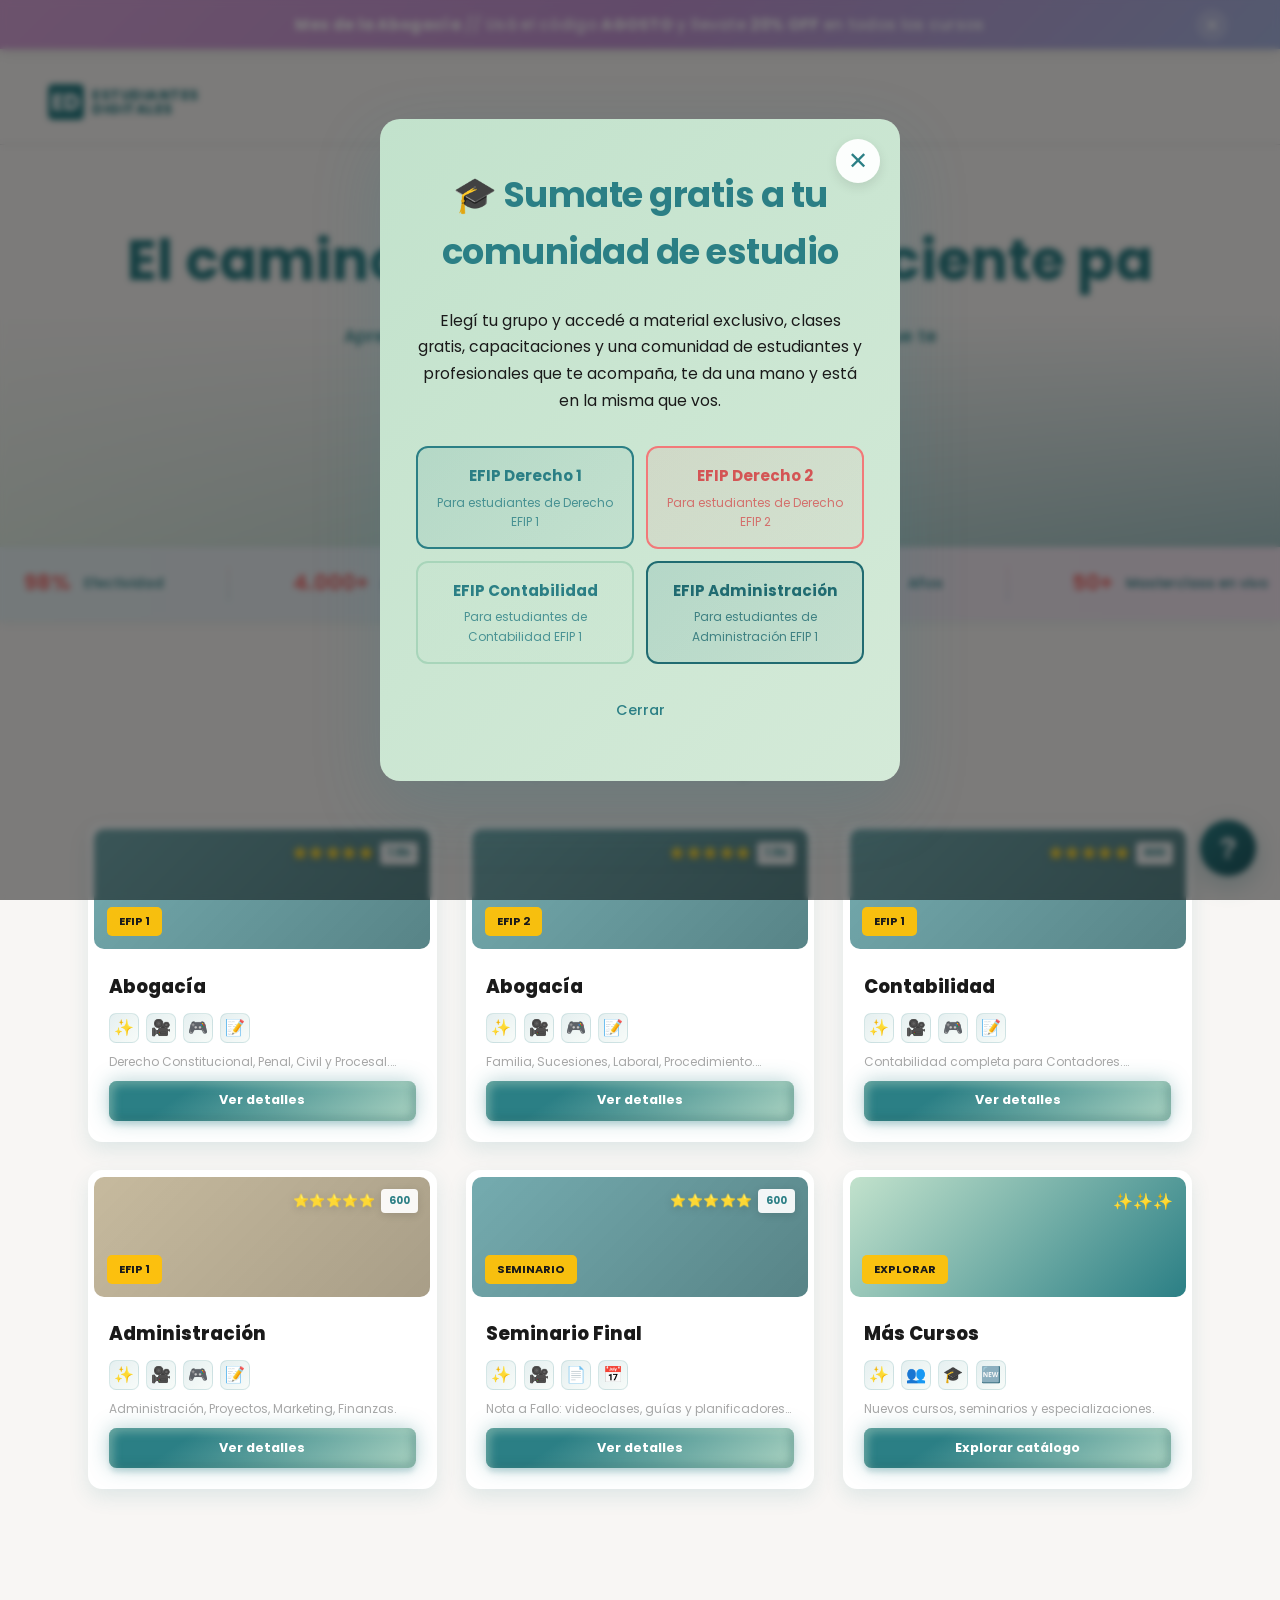
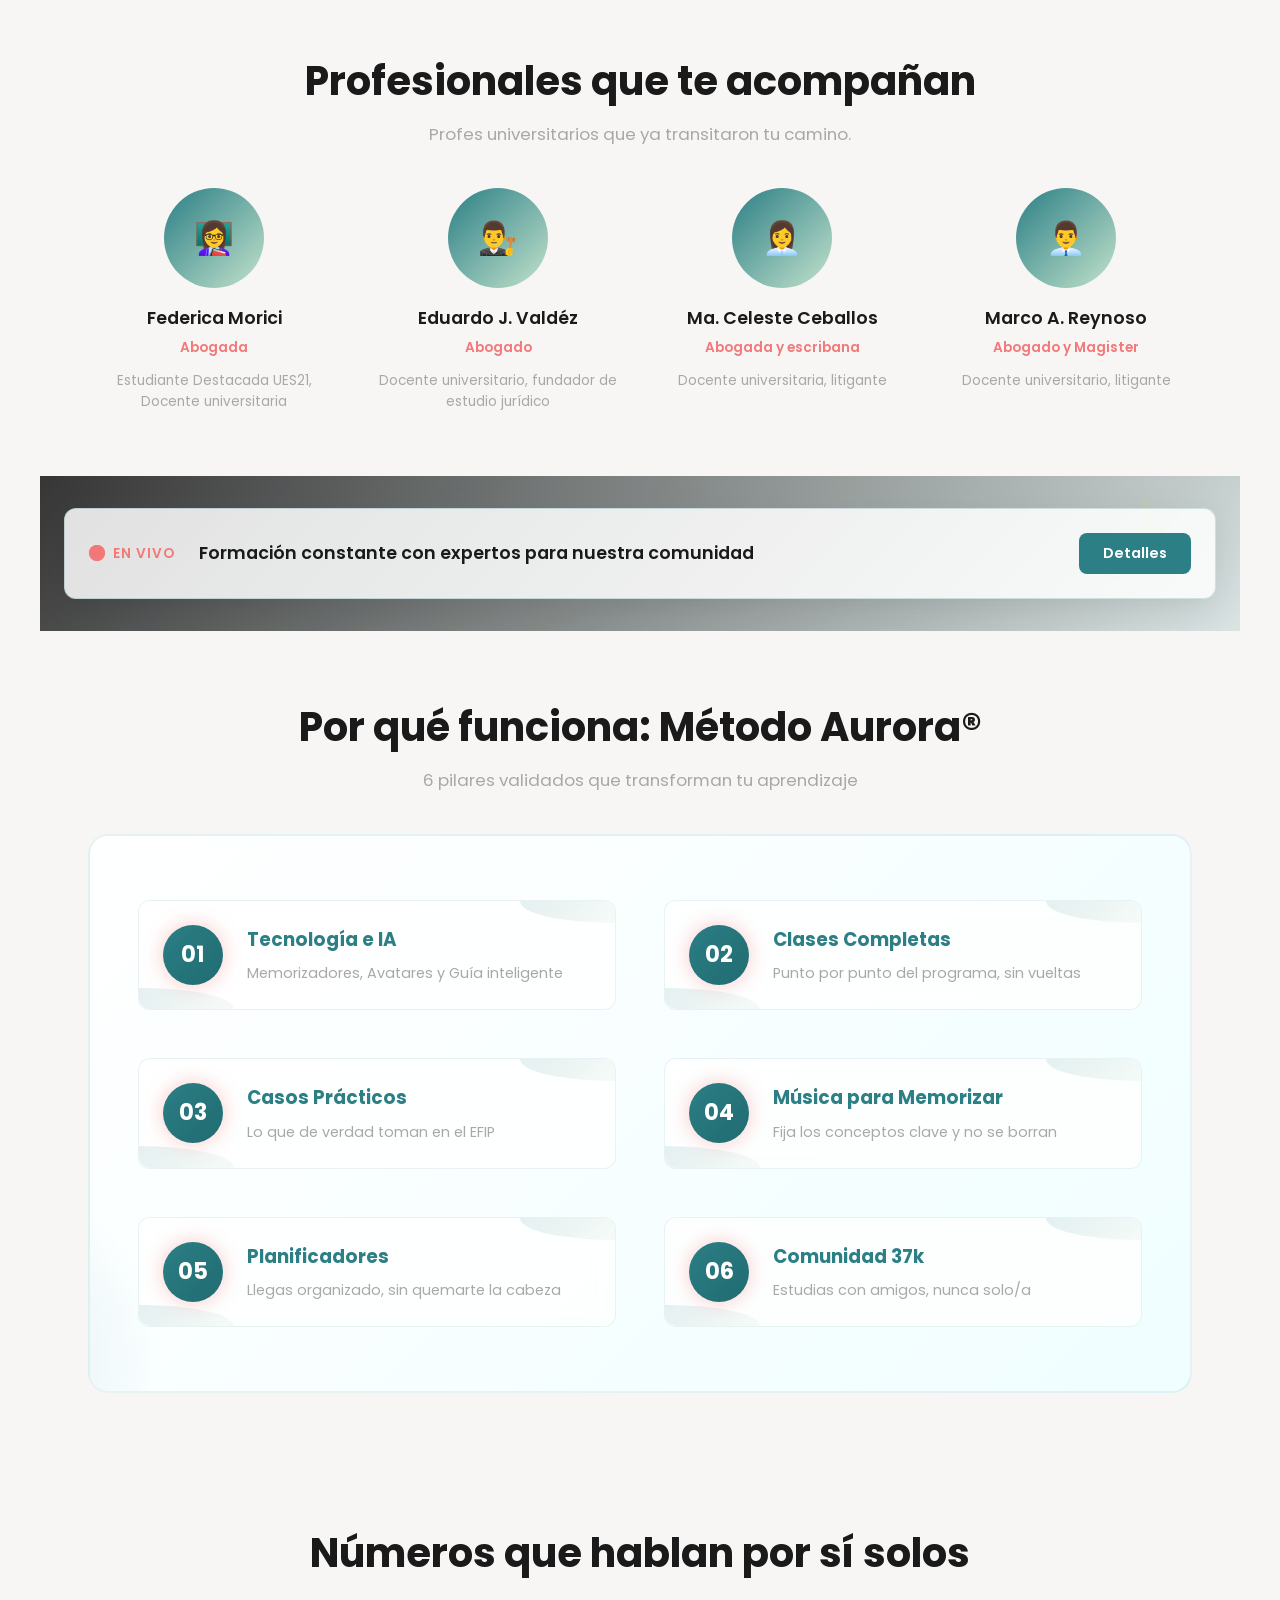
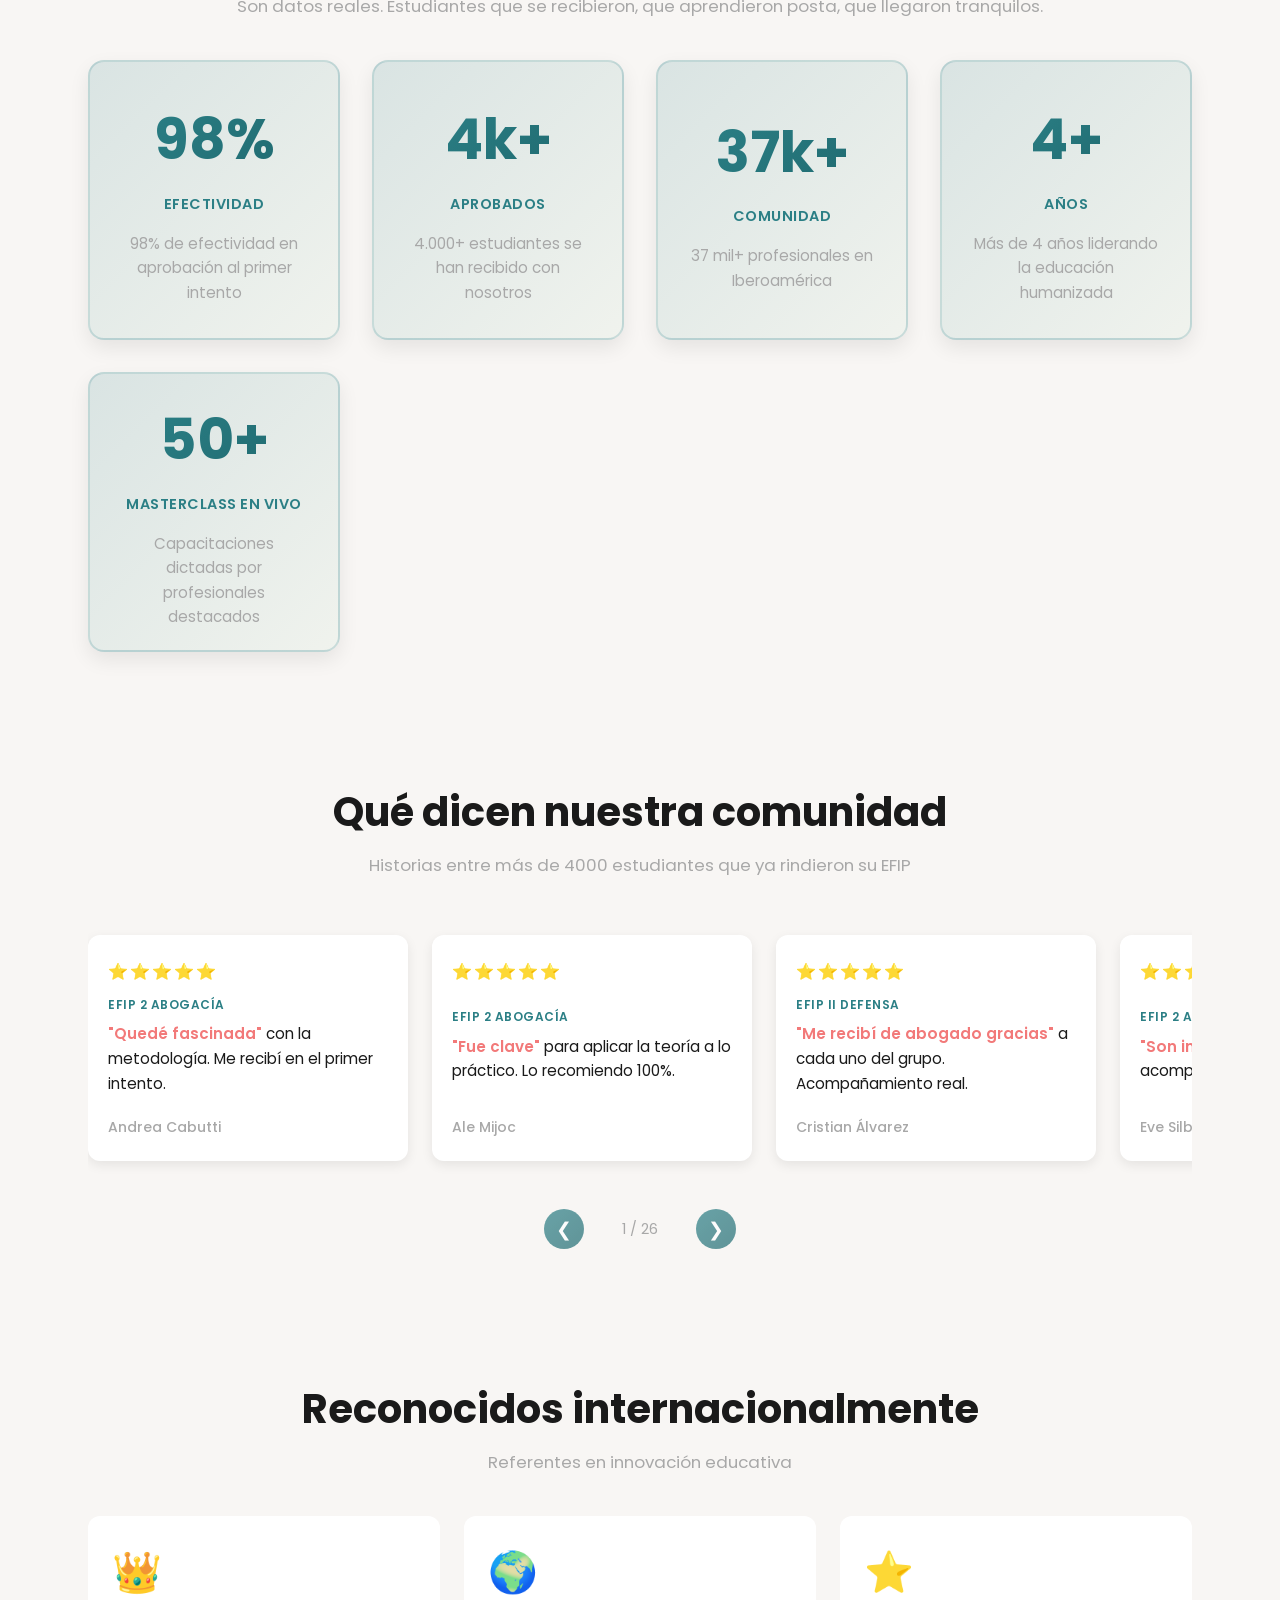
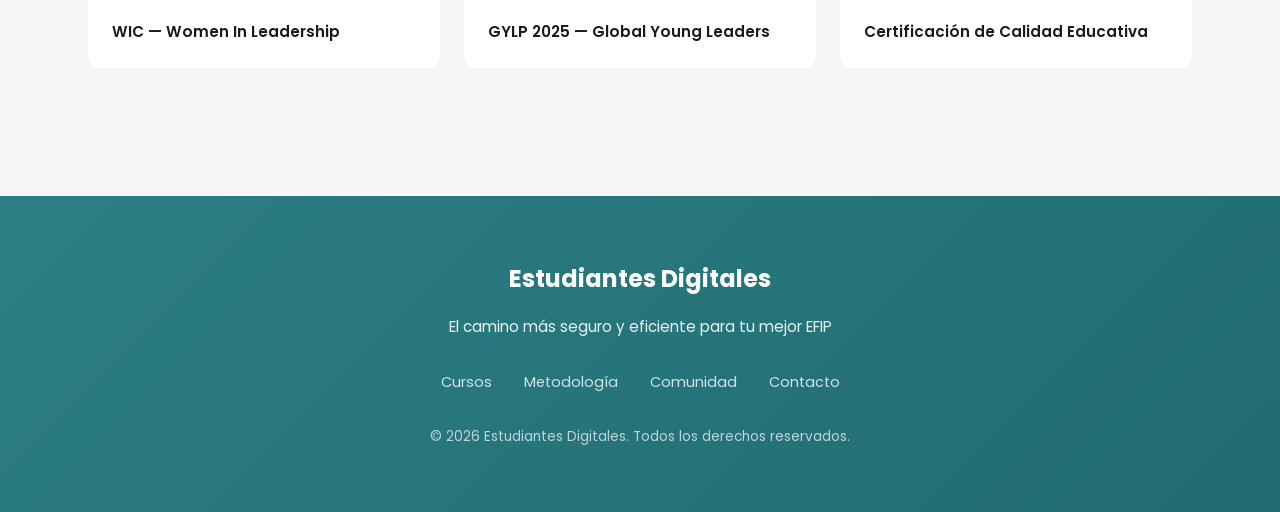
<file: guia-visual/index.html>
<!DOCTYPE html>
<html lang="es">
<head>
    <meta charset="UTF-8">
    <meta name="viewport" content="width=device-width, initial-scale=1.0">
    <title>Estudiantes Digitales — El camino más seguro para tu EFIP</title>
    <meta name="description" content="Aprende a rendir tu EFIP con confianza. Metodología Aurora, profes expertos, comunidad de 37k. 98% de efectividad.">

    <!-- META PIXEL CODE -->
    <script>
        !function(f,b,e,v,n,t,s)
        {if(f.fbq)return;n=f.fbq=function(){n.callMethod?
        n.callMethod.apply(n,arguments):n.queue.push(arguments)};
        if(!f._fbq)f._fbq=n;n.push=n;n.loaded=!0;n.version='2.0';
        n.queue=[];t=b.createElement(e);t.async=!0;
        t.src=v;s=b.getElementsByTagName(e)[0];
        s.parentNode.insertBefore(t,s)}(window, document,'script',
        'https://connect.facebook.net/en_US/fbevents.js');
        fbq('init', '3915877008558725');
        fbq('track', 'PageView');
    </script>
    <noscript><img height="1" width="1" style="display:none" src="https://www.facebook.com/tr?id=3915877008558725&ev=PageView&noscript=1" /></noscript>
    <!-- END META PIXEL CODE -->

    <link href="https://fonts.googleapis.com/css2?family=Poppins:wght@300;400;500;600;700&display=swap" rel="stylesheet">

    <style>
        * {
            margin: 0;
            padding: 0;
            box-sizing: border-box;
        }

        :root {
            --primary: #2b7f85;
            --secondary: #f27979;
            --ground: #f8f6f4;
            --text-dark: #1a1a1a;
            --text-light: #f8f6f4;
            --gray: #a8a8a8;
            --gray-light: #d9d9d9;
            --accent-green: #c2e2cc;
            --white: #ffffff;
        }

        body {
            font-family: 'Poppins', sans-serif;
            background-color: var(--ground);
            color: var(--text-dark);
            line-height: 1.6;
            transition: background-color 0.3s, color 0.3s;
            padding-top: 60px;
        }

        /* PROMO BANNER */
        .promo-banner {
            position: fixed;
            top: 0;
            left: 0;
            right: 0;
            z-index: 9998;
            background: linear-gradient(135deg, #d8a5d9 0%, #c495d4 50%, #a8b5e0 100%);
            padding: 14px 20px;
            box-shadow: 0 2px 12px rgba(0, 0, 0, 0.1);
            animation: slideDown 0.4s ease-out;
        }

        @keyframes slideDown {
            from {
                opacity: 0;
                transform: translateY(-100%);
            }
            to {
                opacity: 1;
                transform: translateY(0);
            }
        }

        .promo-banner-content {
            max-width: 1200px;
            margin: 0 auto;
            display: flex;
            align-items: center;
            justify-content: center;
            gap: 12px;
            text-align: center;
            position: relative;
            flex-wrap: wrap;
        }

        .promo-emoji {
            font-size: 1.2rem;
            line-height: 1;
        }

        .promo-text {
            font-size: 0.95rem;
            color: #ffffff;
            font-weight: 500;
            letter-spacing: 0.3px;
            line-height: 1.4;
        }

        .promo-text strong {
            font-weight: 700;
            color: #ffffff;
        }

        .close-banner {
            position: absolute;
            right: 12px;
            top: 50%;
            transform: translateY(-50%);
            background: rgba(255, 255, 255, 0.2);
            border: none;
            color: #ffffff;
            font-size: 1.5rem;
            width: 32px;
            height: 32px;
            border-radius: 50%;
            cursor: pointer;
            transition: all 0.2s ease;
            display: flex;
            align-items: center;
            justify-content: center;
            padding: 0;
        }

        .close-banner:hover {
            background: rgba(255, 255, 255, 0.3);
            transform: translateY(-50%) scale(1.1);
        }

        .close-banner:active {
            transform: translateY(-50%) scale(0.95);
        }

        .promo-banner.hidden {
            display: none;
        }

        @media (prefers-color-scheme: dark) {
            .promo-banner {
                background: linear-gradient(135deg, #8b5fa8 0%, #7a4fa0 50%, #6b6fb8 100%);
            }
        }

        @media (max-width: 768px) {
            body {
                padding-top: 80px;
            }

            .promo-banner {
                padding: 12px 16px;
            }

            .promo-banner-content {
                gap: 8px;
            }

            .promo-text {
                font-size: 0.85rem;
            }

            .promo-emoji {
                font-size: 1rem;
            }

            .close-banner {
                position: static;
                transform: none;
                margin-left: 8px;
                width: 28px;
                height: 28px;
                font-size: 1.2rem;
            }

            .close-banner:hover {
                transform: scale(1.1);
            }

            .close-banner:active {
                transform: scale(0.95);
            }
        }

        /* ANIMACIONES GLOBALES */
        @keyframes fadeInUp {
            from {
                opacity: 0;
                transform: translateY(30px);
            }
            to {
                opacity: 1;
                transform: translateY(0);
            }
        }

        @keyframes typewriter {
            from { width: 0; }
            to { width: 100%; }
        }

        @keyframes blink {
            0%, 49%, 100% { border-right-color: var(--secondary); }
            50%, 99% { border-right-color: transparent; }
        }

        @keyframes pulseGlow {
            0%, 100% { box-shadow: 0 0 0 0 rgba(242, 121, 121, 0.3); }
            50% { box-shadow: 0 0 0 10px rgba(242, 121, 121, 0); }
        }

        @keyframes slideInLeft {
            from {
                opacity: 0;
                transform: translateX(-30px);
            }
            to {
                opacity: 1;
                transform: translateX(0);
            }
        }

        @keyframes slideInLeftFade {
            from {
                opacity: 0;
                transform: translateX(-40px);
            }
            to {
                opacity: 1;
                transform: translateX(0);
            }
        }

        @keyframes slideInRightFade {
            from {
                opacity: 0;
                transform: translateX(40px);
            }
            to {
                opacity: 1;
                transform: translateX(0);
            }
        }

        .fade-in-left {
            animation: slideInLeftFade 0.6s ease-out forwards;
            opacity: 0;
        }

        .fade-in-right {
            animation: slideInRightFade 0.6s ease-out forwards;
            opacity: 0;
        }

        @keyframes countUp {
            from { opacity: 0; }
            to { opacity: 1; }
        }

        @keyframes float {
            0%, 100% { transform: translateY(0px); }
            50% { transform: translateY(-10px); }
        }

        @keyframes glow-pulse {
            0%, 100% {
                box-shadow: 0 0 20px rgba(242, 121, 121, 0.6), 0 0 40px rgba(43, 127, 133, 0.3);
            }
            50% {
                box-shadow: 0 0 30px rgba(242, 121, 121, 0.9), 0 0 60px rgba(43, 127, 133, 0.5);
            }
        }

        /* HEADER */
        header {
            background: var(--ground);
            padding: 1.5rem 1.5rem;
            border-bottom: 1px solid var(--gray-light);
            position: sticky;
            top: 0;
            z-index: 100;
            transition: all 0.3s;
        }

        .header-container {
            max-width: 1200px;
            margin: 0 auto;
            display: flex;
            justify-content: space-between;
            align-items: center;
        }

        .logo {
            font-family: 'Poppins', sans-serif;
            font-weight: 700;
            font-size: 0.95rem;
            color: var(--primary);
            display: flex;
            align-items: center;
            gap: 0.5rem;
            line-height: 1;
        }

        .logo-icon {
            width: 36px;
            height: 36px;
            display: flex;
            align-items: center;
            justify-content: center;
            font-weight: 700;
            font-size: 1.4rem;
            color: var(--white);
            background: var(--primary);
            border-radius: 5px;
        }

        .logo-text {
            display: flex;
            flex-direction: column;
            gap: -2px;
        }

        .logo-text-main {
            font-size: 0.9rem;
            letter-spacing: 0.5px;
        }

        .logo-text-sub {
            font-size: 0.7rem;
            opacity: 0.8;
        }

        .nav-mobile {
            font-size: 0.9rem;
            color: var(--text-dark);
            opacity: 0.7;
        }

        @media (min-width: 768px) {
            header {
                padding: 1.5rem 3rem;
            }
            .nav-mobile {
                display: none;
            }
        }

        /* HERO SECTION */
        .hero {
            max-width: 100%;
            margin: 0 auto;
            padding: 3rem 1.5rem;
            text-align: center;
            position: relative;
            background: linear-gradient(
                to bottom,
                #f8f6f4 0%,
                #f8f6f4 35%,
                rgba(255, 255, 255, 0) 100%
              ),
              linear-gradient(to right, #c2e2cc, #2b7f85);
            background-size: cover;
            background-position: center right;
            background-attachment: fixed;
            overflow: hidden;
        }

        .hero::before {
            content: "";
            position: absolute;
            inset: 0;
            background-image: linear-gradient(90deg, rgba(255,255,255, 0.2) 1px, transparent 1px);
            background-size: 50px 100%;
            pointer-events: none;
            mask-image: linear-gradient(
              to bottom,
              rgba(0, 0, 0, 1) 0%,
              rgba(0, 0, 0, 0) 70%
            );
            -webkit-mask-image: linear-gradient(
              to bottom,
              rgba(0, 0, 0, 1) 0%,
              rgba(0, 0, 0, 0) 70%
            );
            z-index: 1;
        }

        @media (prefers-color-scheme: dark) {
            .hero {
                background: linear-gradient(
                    to bottom,
                    #1a1a1a 0%,
                    #1a1a1a 35%,
                    rgba(0, 0, 0, 0) 100%
                  ),
                  linear-gradient(to right, rgba(194, 226, 204, 0.3), rgba(43, 127, 133, 0.3));
            }

            .hero::before {
                background-image: linear-gradient(90deg, rgba(255,255,255, 0.08) 1px, transparent 1px);
            }
        }

        @media (max-width: 768px) {
            .hero {
                background-attachment: scroll;
            }
        }

        .hero h1 {
            font-size: clamp(1.8rem, 6vw, 3.5rem);
            font-weight: 700;
            line-height: 1.3;
            margin-bottom: 1.5rem;
            color: #2b7f85;
            position: relative;
            z-index: 2;
            text-shadow: 0 2px 8px rgba(255, 255, 255, 0.3);
        }

        .typewriter-text {
            border-right: none;
            overflow: visible;
            display: inline-block;
            animation: none;
            white-space: normal;
            word-wrap: break-word;
            max-width: 100%;
        }

        .hero p {
            font-size: clamp(0.95rem, 2vw, 1.1rem);
            color: #2b7f85;
            line-height: 1.7;
            max-width: 600px;
            margin: 0 auto 2rem;
            animation: fadeInUp 0.8s ease-out 0.5s backwards;
            position: relative;
            z-index: 2;
            font-weight: 500;
        }

        .cta-hero {
            display: inline-block;
            background: var(--primary);
            color: var(--white);
            padding: 0.9rem 1.8rem;
            border-radius: 8px;
            text-decoration: none;
            font-weight: 600;
            font-size: 0.95rem;
            transition: all 0.3s;
            animation: fadeInUp 0.8s ease-out 0.7s backwards;
            position: relative;
            z-index: 2;
        }

        .cta-hero:hover {
            background: #206b71;
            transform: translateY(-2px);
            box-shadow: 0 8px 20px rgba(43, 127, 133, 0.3);
        }

        @media (min-width: 768px) {
            .hero {
                padding: 5rem 3rem;
            }
        }

        /* RECORDS BANNER / MARQUEE */
        .records-banner {
            background: linear-gradient(90deg, #e8f3f5 0%, #f5e8f3 100%);
            padding: 1.2rem 0;
            overflow: hidden;
            position: relative;
            box-shadow: 0 2px 8px rgba(43, 127, 133, 0.1);
        }

        @media (prefers-color-scheme: dark) {
            .records-banner {
                background: linear-gradient(90deg, #1a3a3f 0%, #3a2a3a 100%);
            }
        }

        .records-banner-content {
            display: flex;
            animation: slide-infinite 35s linear infinite;
            gap: 4rem;
            padding: 0 1.5rem;
            width: fit-content;
        }

        @keyframes slide-infinite {
            0% {
                transform: translateX(0);
            }
            100% {
                transform: translateX(-50%);
            }
        }

        .record-item {
            display: flex;
            align-items: center;
            gap: 0.8rem;
            white-space: nowrap;
            min-width: fit-content;
            font-size: clamp(0.9rem, 2vw, 1.05rem);
            font-weight: 600;
        }

        .record-number {
            font-size: clamp(1.2rem, 2.5vw, 1.35rem);
            font-weight: 700;
            color: var(--secondary);
            display: flex;
            align-items: baseline;
            gap: 0.3rem;
        }

        .record-label {
            font-size: 0.85rem;
            color: var(--primary);
            font-weight: 500;
        }

        .record-divider {
            width: 1px;
            height: 35px;
            background: linear-gradient(180deg, rgba(242, 121, 121, 0.3), rgba(43, 127, 133, 0.3));
        }

        /* SECCIÓN CURSOS */
        .section {
            max-width: 1200px;
            margin: 0 auto;
            padding: 3.5rem 1.5rem;
        }

        .section-title {
            font-size: clamp(1.8rem, 5vw, 2.5rem);
            font-weight: 700;
            text-align: center;
            margin-bottom: 0.5rem;
            color: var(--text-dark);
            animation: fadeInUp 0.8s ease-out;
        }

        .section-subtitle {
            text-align: center;
            color: var(--gray);
            font-size: clamp(0.95rem, 2vw, 1.05rem);
            margin-bottom: 2.5rem;
            animation: fadeInUp 0.8s ease-out 0.2s backwards;
        }

        /* GRID DE CURSOS */
        /* CURSOS GRID COMPACTO */
        .courses-grid {
            display: grid;
            grid-template-columns: repeat(2, 1fr);
            gap: 1rem;
            margin-bottom: 2rem;
        }

        @media (max-width: 480px) {
            .courses-grid {
                grid-template-columns: repeat(2, 1fr);
                gap: 0.9rem;
            }
        }

        @media (min-width: 640px) {
            .courses-grid {
                grid-template-columns: repeat(2, 1fr);
                gap: 1.2rem;
            }
        }

        @media (min-width: 768px) {
            .courses-grid {
                grid-template-columns: repeat(2, 1fr);
                gap: 1.5rem;
            }
        }

        @media (min-width: 1024px) {
            .courses-grid {
                grid-template-columns: repeat(3, 1fr);
                gap: 1.8rem;
            }
        }

        @media (min-width: 1440px) {
            .courses-grid {
                grid-template-columns: repeat(4, 1fr);
                gap: 2rem;
            }
        }

        /* COURSE CARD COMPACTO - Inspirado en Uiverse */
        .course-card {
            position: relative;
            background: var(--white);
            border-radius: 14px;
            padding: 0.4rem;
            box-shadow: 0 8px 20px rgba(43, 127, 133, 0.12);
            transition: all 0.4s cubic-bezier(0.34, 1.56, 0.64, 1);
            cursor: pointer;
            animation: fadeInUp 0.8s ease-out forwards;
            opacity: 0;
            display: flex;
            flex-direction: column;
            overflow: hidden;
            height: 100%;
        }

        .course-card:hover {
            transform: translateY(-6px);
            box-shadow: 0 16px 40px rgba(43, 127, 133, 0.2);
            border-color: var(--secondary);
        }

        @media (prefers-color-scheme: dark) {
            .course-card {
                background: #1a1a1a;
            }
        }

        /* COURSE IMAGE CONTAINER */
        .course-visual {
            position: relative;
            width: 100%;
            height: 120px;
            border-radius: 10px;
            margin-bottom: 0.8rem;
            overflow: hidden;
            background-size: cover;
            background-position: center;
            display: flex;
            align-items: flex-end;
            justify-content: space-between;
            padding: 0.8rem;
        }

        .course-visual.efip-abogacia-1 {
            background: linear-gradient(135deg, rgba(43, 127, 133, 0.65), rgba(31, 90, 94, 0.75)), url('https://raw.githubusercontent.com/egallardo-max/estudiantes-digitales-landing/main/assets/images/cursos/efip-derecho-1.png');
            background-size: cover;
            background-position: center;
        }

        .course-visual.efip-abogacia-2 {
            background: linear-gradient(135deg, rgba(43, 127, 133, 0.65), rgba(31, 90, 94, 0.75)), url('https://raw.githubusercontent.com/egallardo-max/estudiantes-digitales-landing/main/assets/images/cursos/efip-derecho-2.png');
            background-size: cover;
            background-position: center;
        }

        .course-visual.efip-contador {
            background: linear-gradient(135deg, rgba(43, 127, 133, 0.65), rgba(31, 90, 94, 0.75)), url('https://raw.githubusercontent.com/egallardo-max/estudiantes-digitales-landing/main/assets/images/cursos/efip-contabilidad.png');
            background-size: cover;
            background-position: center;
        }

        .course-visual.efip-admin {
            background: linear-gradient(135deg, rgba(168, 149, 106, 0.65), rgba(139, 125, 95, 0.75)), url('https://raw.githubusercontent.com/egallardo-max/estudiantes-digitales-landing/main/assets/images/cursos/efip-administracion.png');
            background-size: cover;
            background-position: center;
        }

        .course-visual.efip-seminario {
            background: linear-gradient(135deg, rgba(43, 127, 133, 0.65), rgba(31, 90, 94, 0.75)), url('https://raw.githubusercontent.com/egallardo-max/estudiantes-digitales-landing/main/assets/images/cursos/seminario-final.png');
            background-size: cover;
            background-position: center;
        }

        .course-visual.mas-cursos {
            background: linear-gradient(135deg, #c2e2cc 0%, #2b7f85 100%);
        }

        /* BADGE Y STARS */
        .course-badge {
            background: rgba(255, 193, 7, 0.95);
            color: #1a1a1a;
            padding: 0.35rem 0.75rem;
            border-radius: 5px;
            font-weight: 700;
            font-size: 0.7rem;
            backdrop-filter: blur(8px);
            white-space: nowrap;
        }

        .course-stars {
            position: absolute;
            top: 0.8rem;
            right: 0.8rem;
            display: flex;
            align-items: center;
            gap: 0.35rem;
            z-index: 3;
        }

        .stars-rating {
            font-size: 0.8rem;
            letter-spacing: 0.5px;
            filter: drop-shadow(0 2px 4px rgba(0, 0, 0, 0.15));
            white-space: nowrap;
        }

        .students-count {
            background: rgba(255, 255, 255, 0.92);
            color: #2b7f85;
            padding: 0.2rem 0.5rem;
            border-radius: 4px;
            font-weight: 650;
            font-size: 0.65rem;
            white-space: nowrap;
            box-shadow: 0 2px 8px rgba(0, 0, 0, 0.12);
        }

        @media (max-width: 480px) {
            .course-stars {
                top: 0.6rem;
                right: 0.6rem;
                gap: 0.25rem;
            }

            .stars-rating {
                font-size: 0.7rem;
                letter-spacing: 0.3px;
            }

            .students-count {
                font-size: 0.6rem;
                padding: 0.15rem 0.4rem;
            }
        }

        /* COURSE CONTENT */
        .course-content {
            padding: 0.9rem;
            flex-grow: 1;
            display: flex;
            flex-direction: column;
            position: relative;
            z-index: 1;
        }

        /* COURSE TITLE + BADGE */
        .course-content h3 {
            font-size: 1.15rem;
            font-weight: 750;
            color: var(--text-dark);
            margin-bottom: 0.3rem;
            line-height: 1.1;
        }

        .course-content-header {
            display: flex;
            align-items: center;
            gap: 0.6rem;
            margin-bottom: 0.7rem;
        }

        /* COURSE FEATURES ICONS */
        .course-features {
            display: flex;
            gap: 0.45rem;
            margin-bottom: 0.7rem;
            flex-wrap: wrap;
            justify-content: flex-start;
        }

        .course-feature {
            display: inline-flex;
            align-items: center;
            justify-content: center;
            width: 30px;
            height: 30px;
            background: linear-gradient(135deg, rgba(43, 127, 133, 0.12), rgba(194, 226, 204, 0.12));
            border-radius: 7px;
            font-size: 1rem;
            cursor: help;
            transition: all 0.25s cubic-bezier(0.34, 1.56, 0.64, 1);
            border: 1px solid rgba(43, 127, 133, 0.15);
        }

        .course-feature:hover {
            background: linear-gradient(135deg, rgba(43, 127, 133, 0.2), rgba(194, 226, 204, 0.2));
            transform: translateY(-3px);
            border-color: rgba(43, 127, 133, 0.3);
            box-shadow: 0 4px 12px rgba(43, 127, 133, 0.15);
        }

        @media (max-width: 480px) {
            .course-features {
                gap: 0.1rem;
            }

            .course-feature {
                width: 10px;
                height: 10px;
                font-size: 0.35rem;
                padding: 0;
                border: none;
                background: none !important;
                display: inline-block;
            }

            /* Hide 4th emoji (Prácticos/📝) on mobile */
            .course-feature:nth-child(4) {
                display: none;
            }
        }

        /* COURSE DESCRIPTION */
        .course-content p {
            font-size: 0.75rem;
            color: var(--gray);
            line-height: 1.3;
            margin-bottom: 0.7rem;
            flex-grow: 1;
            display: -webkit-box;
            -webkit-line-clamp: 1;
            line-clamp: 1;
            -webkit-box-orient: vertical;
            overflow: hidden;
        }

        /* BUTTON - IMPROVED DESIGN */
        .course-content a {
            --clr-font-main: #2b7f85;
            --btn-bg-1: #c2e2cc;
            --btn-bg-2: #2b7f85;
            --btn-bg-color: #ffffff;
            --radii: 0.6em;

            display: inline-flex;
            align-items: center;
            justify-content: center;
            cursor: pointer;
            padding: 0.7em 1.3em;
            width: 100%;
            min-height: 40px;
            font-size: 0.8rem;
            font-weight: 650;
            transition: 0.7s cubic-bezier(0.34, 1.56, 0.64, 1);
            background-size: 280% auto;
            background-image: linear-gradient(
                325deg,
                var(--btn-bg-2) 0%,
                var(--btn-bg-1) 55%,
                var(--btn-bg-2) 90%
            );
            border: none;
            border-radius: var(--radii);
            color: var(--btn-bg-color);
            text-decoration: none;
            box-shadow:
                0px 0px 20px rgba(43, 127, 133, 0.35),
                0px 5px 5px -1px rgba(43, 127, 133, 0.2),
                inset 4px 4px 8px rgba(194, 226, 204, 0.4),
                inset -4px -4px 8px rgba(31, 90, 94, 0.3);
        }

        .course-content a:hover {
            background-position: right top;
            box-shadow:
                0px 0px 25px rgba(43, 127, 133, 0.45),
                0px 8px 8px -1px rgba(43, 127, 133, 0.3),
                inset 4px 4px 8px rgba(194, 226, 204, 0.5),
                inset -4px -4px 8px rgba(31, 90, 94, 0.35);
        }

        .course-content a:is(:focus, :focus-visible, :active) {
            outline: none;
            box-shadow:
                0 0 0 3px var(--btn-bg-color),
                0 0 0 6px var(--btn-bg-2),
                0px 0px 20px rgba(43, 127, 133, 0.35),
                inset 4px 4px 8px rgba(194, 226, 204, 0.4);
        }

        @media (max-width: 480px) {
            .course-content h3 {
                font-size: 1rem;
            }

            .course-feature {
                width: 26px;
                height: 26px;
                font-size: 0.85rem;
            }

            .course-content p {
                font-size: 0.7rem;
            }

            .course-content a {
                font-size: 0.7rem;
                padding: 0.5rem 0.9rem;
            }
        }

        /* ANIMATION DELAYS */
        .course-card:nth-child(1) { animation-delay: 0.1s; }
        .course-card:nth-child(2) { animation-delay: 0.15s; }
        .course-card:nth-child(3) { animation-delay: 0.2s; }
        .course-card:nth-child(4) { animation-delay: 0.25s; }
        .course-card:nth-child(5) { animation-delay: 0.3s; }
        .course-card:nth-child(6) { animation-delay: 0.35s; }

        /* SECCIÓN PROFESORES */
        .professors-grid {
            display: grid;
            grid-template-columns: 1fr;
            gap: 2rem;
            margin-top: 2rem;
        }

        @media (min-width: 640px) {
            .professors-grid {
                grid-template-columns: repeat(2, 1fr);
            }
        }

        @media (min-width: 1024px) {
            .professors-grid {
                grid-template-columns: repeat(4, 1fr);
            }
        }

        .professor-card {
            text-align: center;
            animation: fadeInUp 0.8s ease-out forwards;
            opacity: 0;
        }

        .professor-card:nth-child(1) { animation-delay: 0.1s; }
        .professor-card:nth-child(2) { animation-delay: 0.2s; }
        .professor-card:nth-child(3) { animation-delay: 0.3s; }
        .professor-card:nth-child(4) { animation-delay: 0.4s; }

        .professor-avatar {
            width: 100px;
            height: 100px;
            border-radius: 50%;
            background: linear-gradient(135deg, var(--primary), var(--accent-green));
            margin: 0 auto 1rem;
            display: flex;
            align-items: center;
            justify-content: center;
            font-size: 2rem;
            color: var(--white);
            transition: transform 0.3s;
        }

        .professor-card:hover .professor-avatar {
            transform: scale(1.1);
        }

        .professor-name {
            font-size: 1.1rem;
            font-weight: 600;
            color: var(--text-dark);
            margin-bottom: 0.3rem;
        }

        .professor-credential {
            font-size: 0.85rem;
            color: var(--secondary);
            font-weight: 600;
            margin-bottom: 0.8rem;
        }

        .professor-bio {
            font-size: 0.85rem;
            color: var(--gray);
            line-height: 1.5;
        }

        /* MÉTODO AURORA */
        .aurora-container {
            background: linear-gradient(135deg, #ffffff 0%, #f0feff 100%);
            border-radius: 20px;
            padding: 3.5rem 1.5rem;
            margin-top: 2rem;
            border: 2px solid rgba(43, 127, 133, 0.1);
            position: relative;
            overflow: hidden;
        }

        .aurora-container::before {
            content: '';
            position: absolute;
            top: -50%;
            right: -50%;
            width: 500px;
            height: 500px;
            background: radial-gradient(circle, rgba(194, 226, 204, 0.3) 0%, transparent 70%);
            border-radius: 50%;
            pointer-events: none;
        }

        .aurora-container::after {
            content: '';
            position: absolute;
            bottom: -30%;
            left: -30%;
            width: 400px;
            height: 400px;
            background: radial-gradient(circle, rgba(43, 127, 133, 0.15) 0%, transparent 70%);
            border-radius: 50%;
            pointer-events: none;
        }

        @media (min-width: 768px) {
            .aurora-container {
                padding: 4rem 3rem;
            }
        }

        .aurora-grid {
            display: grid;
            grid-template-columns: 1fr;
            gap: 2.5rem;
            position: relative;
            z-index: 1;
        }

        @media (min-width: 768px) {
            .aurora-grid {
                grid-template-columns: 1fr 1fr;
                gap: 3rem;
            }
        }

        .aurora-step {
            position: relative;
            display: flex;
            gap: 1.5rem;
            align-items: flex-start;
            animation: fadeInUp 0.8s ease-out forwards;
            opacity: 0;
            background: rgba(255, 255, 255, 0.8);
            backdrop-filter: blur(10px);
            padding: 1.5rem;
            border-radius: 12px;
            border: 1px solid rgba(43, 127, 133, 0.1);
            transition: all 0.3s;
            cursor: pointer;
            overflow: hidden;
        }

        .aurora-step::before,
        .aurora-step::after {
            position: absolute;
            content: "";
            width: 20%;
            height: 20%;
            background: linear-gradient(135deg, rgba(43, 127, 133, 0.12), rgba(194, 226, 204, 0.15));
            transition: all 0.5s;
            pointer-events: none;
            z-index: 0;
        }

        .aurora-step::before {
            top: 0;
            right: 0;
            border-radius: 0 12px 0 100%;
        }

        .aurora-step::after {
            bottom: 0;
            left: 0;
            border-radius: 0 100% 0 12px;
        }

        .aurora-step:hover::before,
        .aurora-step:hover::after {
            width: 100%;
            height: 100%;
            border-radius: 12px;
            transition: all 0.5s;
        }

        .aurora-step:hover {
            box-shadow: 0 8px 24px rgba(43, 127, 133, 0.1);
            transform: translateY(-5px);
            background: rgba(255, 255, 255, 0.95);
        }

        .aurora-step:nth-child(1) { animation-delay: 0.1s; }
        .aurora-step:nth-child(2) { animation-delay: 0.2s; }
        .aurora-step:nth-child(3) { animation-delay: 0.3s; }
        .aurora-step:nth-child(4) { animation-delay: 0.4s; }
        .aurora-step:nth-child(5) { animation-delay: 0.5s; }
        .aurora-step:nth-child(6) { animation-delay: 0.6s; }

        .aurora-number {
            flex-shrink: 0;
            width: 60px;
            height: 60px;
            border-radius: 50%;
            background: linear-gradient(135deg, var(--primary), #206b71);
            color: var(--white);
            display: flex;
            align-items: center;
            justify-content: center;
            font-weight: 700;
            font-size: 1.4rem;
            animation: glow-pulse 3s ease-in-out infinite, float 3s ease-in-out infinite;
            box-shadow: 0 0 20px rgba(242, 121, 121, 0.4);
            flex-shrink: 0;
            position: relative;
            z-index: 1;
        }

        .aurora-content {
            position: relative;
            z-index: 1;
        }

        .aurora-content h3 {
            font-size: 1.15rem;
            font-weight: 700;
            color: var(--primary);
            margin-bottom: 0.5rem;
        }

        .aurora-content p {
            font-size: 0.9rem;
            color: var(--gray);
            line-height: 1.6;
        }

        /* RECORDS SECTION */
        .records-grid {
            display: grid;
            grid-template-columns: repeat(2, 1fr);
            gap: 1.5rem;
            margin-top: 2rem;
            max-width: 1400px;
            margin-left: auto;
            margin-right: auto;
        }

        @media (min-width: 480px) {
            .records-grid {
                grid-template-columns: repeat(2, 1fr);
                gap: 1.5rem;
            }
        }

        @media (min-width: 1024px) {
            .records-grid {
                grid-template-columns: repeat(4, 1fr);
                gap: 2rem;
            }
        }

        @media (min-width: 1440px) {
            .records-grid {
                grid-template-columns: repeat(5, 1fr);
                gap: 1.5rem;
            }
        }

        /* FLIP CARDS STYLES */
        .flip-card {
            background-color: transparent;
            width: 100%;
            max-width: 280px;
            height: 280px;
            perspective: 1000px;
            margin: 0 auto;
            animation: fadeInUp 0.8s ease-out forwards;
            opacity: 0;
        }

        .flip-card:nth-child(1) { animation-delay: 0.1s; }
        .flip-card:nth-child(2) { animation-delay: 0.2s; }
        .flip-card:nth-child(3) { animation-delay: 0.3s; }
        .flip-card:nth-child(4) { animation-delay: 0.4s; }

        .flip-card-inner {
            position: relative;
            width: 100%;
            height: 100%;
            text-align: center;
            transition: transform 0.6s;
            transform-style: preserve-3d;
        }

        .flip-card:hover .flip-card-inner {
            transform: rotateY(180deg);
        }

        .flip-card-front, .flip-card-back {
            position: absolute;
            width: 100%;
            height: 100%;
            backface-visibility: hidden;
            display: flex;
            flex-direction: column;
            justify-content: center;
            align-items: center;
            padding: 2rem;
            border-radius: 16px;
            box-shadow: 0 8px 20px rgba(0, 0, 0, 0.08);
            text-align: center;
            word-wrap: break-word;
            word-break: break-word;
        }

        .flip-card-front {
            background: linear-gradient(135deg, rgba(43, 127, 133, 0.15) 0%, rgba(194, 226, 204, 0.15) 100%);
            color: var(--text-dark);
            border: 2px solid rgba(43, 127, 133, 0.2);
        }

        .flip-card-back {
            background: linear-gradient(135deg, rgba(242, 121, 121, 0.15) 0%, rgba(43, 127, 133, 0.12) 100%);
            color: var(--text-dark);
            border: 2px solid rgba(242, 121, 121, 0.2);
            transform: rotateY(180deg);
        }

        .flip-card-front .card-number {
            font-size: 3.5rem;
            font-weight: 700;
            background: linear-gradient(135deg, var(--primary), #206b71);
            -webkit-background-clip: text;
            -webkit-text-fill-color: transparent;
            background-clip: text;
            margin-bottom: 0.5rem;
            animation: float 3s ease-in-out infinite;
        }

        .flip-card-front .card-label {
            font-size: 0.9rem;
            font-weight: 600;
            color: var(--primary);
            margin-bottom: 1rem;
            text-transform: uppercase;
            letter-spacing: 0.5px;
        }

        .flip-card-front .card-description {
            font-size: 0.95rem;
            line-height: 1.6;
            color: var(--gray);
        }

        .flip-card-back .card-description {
            font-size: 0.95rem;
            line-height: 1.6;
            color: var(--gray);
        }

        @media (max-width: 768px) {
            .flip-card {
                width: 100%;
                max-width: 240px;
                height: 240px;
            }
            .flip-card-front, .flip-card-back {
                padding: 1.5rem;
            }
            .flip-card-front .card-number {
                font-size: 2.5rem;
            }
            .flip-card-back .card-description {
                font-size: 0.9rem;
                line-height: 1.5;
            }
        }

        /* EXPERTOS - FORMACIÓN CONSTANTE */
        .experts-section {
            position: relative;
            overflow: hidden;
        }

        .experts-section::before {
            content: "";
            position: absolute;
            inset: 0;
            background: linear-gradient(135deg, rgba(5, 5, 5, 0.8) 0%, rgba(43, 127, 133, 0.15) 100%);
            pointer-events: none;
            z-index: 1;
        }

        /* Stars Background */
        .experts-section-bg {
            position: absolute;
            inset: 0;
            z-index: 0;
            overflow: hidden;
        }

        .stars-layer {
            position: absolute;
            inset: 0;
            pointer-events: none;
        }

        .stars-1 {
            background-image:
                radial-gradient(1px 1px at 10% 10%, #fff, transparent),
                radial-gradient(1px 1px at 30% 20%, #fff, transparent),
                radial-gradient(1px 1px at 50% 50%, #fff, transparent),
                radial-gradient(1px 1px at 70% 30%, #fff, transparent),
                radial-gradient(1px 1px at 90% 10%, #fff, transparent);
            background-size: 200px 200px;
            animation: twinkle-stars 3s ease-in-out infinite;
        }

        .stars-2 {
            background-image:
                radial-gradient(1.5px 1.5px at 20% 40%, #fff, transparent),
                radial-gradient(1.5px 1.5px at 60% 85%, #fff, transparent),
                radial-gradient(1.5px 1.5px at 85% 65%, #fff, transparent);
            background-size: 300px 300px;
            animation: twinkle-stars 5s ease-in-out infinite 1s;
        }

        .moon {
            position: absolute;
            top: 5%;
            right: 8%;
            width: 60px;
            height: 60px;
            border-radius: 50%;
            background: transparent;
            box-shadow: 12px 12px 0 0 #fdfbd3;
            filter: drop-shadow(0 0 12px rgba(253, 251, 211, 0.3));
            z-index: 2;
        }

        @keyframes twinkle-stars {
            0%, 100% { opacity: 0.6; }
            50% { opacity: 0.2; }
        }

        .experts-bar {
            position: relative;
            z-index: 3;
            display: flex;
            align-items: center;
            justify-content: space-between;
            gap: 1.5rem;
            max-width: 1200px;
            margin: 0 auto;
            padding: 1.5rem;
            background: rgba(255, 255, 255, 0.85);
            border-radius: 12px;
            border: 1px solid rgba(43, 127, 133, 0.2);
            box-shadow: 0 8px 32px rgba(0, 0, 0, 0.1);
        }

        .live-indicator {
            display: flex;
            align-items: center;
            gap: 8px;
            flex-shrink: 0;
        }

        .pulse-container {
            position: relative;
            width: 16px;
            height: 16px;
        }

        .pulse-container span {
            position: absolute;
            width: 100%;
            height: 100%;
            border-radius: 50%;
            background-color: #f27979;
        }

        .pulse-container span:nth-child(1) {
            animation: pulse-red 1.5s ease-in-out infinite;
        }

        .pulse-container span:nth-child(2) {
            animation: pulse-red 1.5s ease-in-out 0.2s infinite;
            opacity: 0.7;
        }

        .pulse-container span:nth-child(3) {
            animation: pulse-red 1.5s ease-in-out 0.4s infinite;
            opacity: 0.4;
        }

        .pulse-container span:nth-child(4) {
            display: none;
        }

        @keyframes pulse-red {
            0% {
                box-shadow: 0 0 0 0 rgba(242, 121, 121, 0.7);
            }
            50% {
                box-shadow: 0 0 0 8px rgba(242, 121, 121, 0);
            }
            100% {
                box-shadow: 0 0 0 0 rgba(242, 121, 121, 0);
            }
        }

        .live-text {
            font-size: 0.85rem;
            font-weight: 600;
            color: #f27979;
            text-transform: uppercase;
            letter-spacing: 1px;
        }

        .experts-text {
            flex: 1;
        }

        .experts-title {
            font-size: clamp(0.95rem, 2vw, 1.1rem);
            font-weight: 600;
            color: var(--text-dark);
            line-height: 1.5;
            margin: 0;
        }

        .experts-btn {
            padding: 10px 24px;
            background: var(--primary);
            color: white;
            border: none;
            border-radius: 8px;
            font-weight: 600;
            font-size: 0.9rem;
            cursor: pointer;
            transition: all 0.3s ease;
            flex-shrink: 0;
            font-family: 'Poppins', sans-serif;
        }

        .experts-btn:hover {
            background: #206b71;
            transform: translateY(-2px);
            box-shadow: 0 6px 16px rgba(43, 127, 133, 0.3);
        }

        @media (max-width: 768px) {
            .experts-bar {
                flex-direction: column;
                gap: 1rem;
                text-align: center;
            }

            .experts-text {
                order: 2;
            }

            .live-indicator {
                order: 1;
                justify-content: center;
            }

            .experts-btn {
                order: 3;
                width: 100%;
            }

            .experts-title {
                font-size: 0.95rem;
            }
        }

        /* EXPERTS MODAL */
        .experts-modal {
            display: none;
            position: fixed;
            top: 0;
            left: 0;
            width: 100%;
            height: 100%;
            z-index: 9999;
            font-family: 'Poppins', sans-serif;
        }

        .experts-modal.show {
            display: flex;
            align-items: center;
            justify-content: center;
        }

        .experts-modal-overlay {
            position: absolute;
            top: 0;
            left: 0;
            width: 100%;
            height: 100%;
            background-color: rgba(0, 0, 0, 0.5);
            backdrop-filter: blur(3px);
        }

        .experts-modal-content {
            position: relative;
            background: white;
            border-radius: 16px;
            box-shadow: 0 20px 60px rgba(0, 0, 0, 0.15);
            max-width: 500px;
            width: 90%;
            max-height: 85vh;
            overflow-y: auto;
            padding: 32px 28px;
            z-index: 10000;
            animation: slideInUp 0.4s cubic-bezier(0.34, 1.56, 0.64, 1);
        }

        .experts-modal-close {
            position: absolute;
            top: 16px;
            right: 16px;
            background: rgba(43, 127, 133, 0.1);
            border: none;
            border-radius: 50%;
            width: 36px;
            height: 36px;
            font-size: 1.3rem;
            cursor: pointer;
            color: var(--primary);
            transition: all 0.3s ease;
            display: flex;
            align-items: center;
            justify-content: center;
        }

        .experts-modal-close:hover {
            background: var(--primary);
            color: white;
            transform: rotate(90deg);
        }

        .experts-modal-title {
            font-size: 1.6rem;
            font-weight: 700;
            color: var(--primary);
            margin: 0 0 16px 0;
            text-align: center;
        }

        .experts-modal-description {
            font-size: 0.95rem;
            color: var(--text-dark);
            line-height: 1.7;
            margin-bottom: 24px;
            text-align: center;
        }

        .experts-modal-list {
            display: grid;
            grid-template-columns: repeat(2, 1fr);
            gap: 12px;
            margin-bottom: 24px;
        }

        .expert-item {
            padding: 12px 16px;
            background: linear-gradient(135deg, rgba(43, 127, 133, 0.1), rgba(194, 226, 204, 0.1));
            border-left: 4px solid var(--primary);
            border-radius: 8px;
            font-size: 0.9rem;
            font-weight: 500;
            color: var(--text-dark);
            text-align: center;
        }

        .experts-modal-footer {
            font-size: 0.9rem;
            color: var(--text-dark);
            text-align: center;
            margin: 0;
            padding-top: 16px;
            border-top: 1px solid rgba(43, 127, 133, 0.2);
        }

        @media (max-width: 480px) {
            .experts-modal-content {
                padding: 24px 20px;
            }

            .experts-modal-list {
                grid-template-columns: 1fr;
            }

            .experts-modal-title {
                font-size: 1.3rem;
            }
        }

        /* TESTIMONIOS CAROUSEL HORIZONTAL */
        .testimonials-wrapper {
            position: relative;
            margin-top: 2rem;
        }

        .testimonials-container {
            display: flex;
            gap: 1.5rem;
            overflow-x: auto;
            scroll-behavior: smooth;
            padding: 1rem 0;
            scroll-snap-type: x mandatory;
            -webkit-overflow-scrolling: touch;
        }

        @media (max-width: 768px) {
            .testimonials-container {
                scroll-snap-type: x mandatory;
                scroll-padding: 50%;
            }
        }

        .testimonial-slide {
            flex: 0 0 320px;
            display: flex;
            flex-direction: column;
            justify-content: space-between;
            background-color: var(--white);
            padding: 1.5rem 1.25rem;
            border-radius: 12px;
            box-shadow: 0 4px 12px rgba(0, 0, 0, 0.08);
            transition: all 0.3s cubic-bezier(0.25, 0.46, 0.45, 0.94);
            scroll-snap-align: center;
            scroll-snap-stop: always;
        }

        @media (prefers-color-scheme: dark) {
            .testimonial-slide {
                background: #1e1e1e;
            }
        }

        @media (max-width: 768px) {
            .testimonial-slide {
                flex: 0 0 85vw;
                transform: scale(0.9);
                opacity: 0.6;
            }

            .testimonial-slide.active {
                transform: scale(1);
                opacity: 1;
            }
        }

        .testimonial-slide:hover {
            box-shadow: 0 8px 20px rgba(43, 127, 133, 0.15);
            transform: translateY(-4px);
        }

        @media (max-width: 768px) {
            .testimonial-slide:hover {
                transform: scale(1) translateY(-4px);
            }
        }

        .testimonial-stars {
            display: flex;
            gap: 0.125rem;
            color: rgb(238, 203, 8);
        }

        .testimonial-star {
            height: 1.25rem;
            width: 1.25rem;
        }

        .testimonial-infos {
            margin-top: 1rem;
        }

        .testimonial-date {
            color: rgba(43, 127, 133, 1);
            font-size: 0.75rem;
            font-weight: 600;
            text-transform: uppercase;
            letter-spacing: 0.5px;
        }

        .testimonial-quote {
            margin-top: 0.5rem;
            line-height: 1.625;
            color: var(--text-dark);
            font-size: 0.95rem;
        }

        .testimonial-quote strong {
            color: var(--secondary);
            font-weight: 600;
        }

        .testimonial-author {
            margin-top: 1.3rem;
            font-size: 0.875rem;
            line-height: 1.25rem;
            color: var(--gray);
            font-weight: 500;
        }

        /* CAROUSEL CONTROLS */
        .carousel-nav {
            display: flex;
            justify-content: center;
            align-items: center;
            gap: 1rem;
            margin-top: 2rem;
        }

        .carousel-btn {
            background: linear-gradient(135deg, var(--primary), #206b71);
            color: var(--white);
            border: none;
            width: 40px;
            height: 40px;
            border-radius: 50%;
            cursor: pointer;
            display: flex;
            align-items: center;
            justify-content: center;
            font-size: 1.2rem;
            transition: all 0.3s;
            opacity: 0.7;
        }

        .carousel-btn:hover {
            opacity: 1;
            transform: scale(1.1);
            box-shadow: 0 4px 12px rgba(43, 127, 133, 0.3);
        }

        .carousel-btn:active {
            transform: scale(0.95);
        }

        @media (max-width: 768px) {
            .carousel-nav {
                display: none;
            }
        }

        .scroll-indicator {
            text-align: center;
            font-size: 0.85rem;
            color: var(--gray);
            margin-top: 1rem;
        }

        @media (min-width: 769px) {
            .scroll-indicator {
                display: none;
            }
        }

        /* SECCIÓN LIDERAZGO */
        .leadership-section {
            text-align: center;
        }

        .leadership-badges {
            display: grid;
            grid-template-columns: 1fr;
            gap: 1.5rem;
            margin-top: 2rem;
        }

        @media (min-width: 640px) {
            .leadership-badges {
                grid-template-columns: repeat(3, 1fr);
            }
        }

        .badge {
            padding: 1.5rem;
            background: var(--white);
            border-radius: 12px;
            animation: fadeInUp 0.8s ease-out forwards;
            opacity: 0;
            transition: all 0.3s;
        }

        @media (prefers-color-scheme: dark) {
            .badge {
                background: #1e1e1e;
            }
        }

        .badge:nth-child(1) { animation-delay: 0.1s; }
        .badge:nth-child(2) { animation-delay: 0.2s; }
        .badge:nth-child(3) { animation-delay: 0.3s; }

        .badge:hover {
            box-shadow: 0 8px 24px rgba(43, 127, 133, 0.2);
            transform: translateY(-8px);
        }

        .badge-icon {
            font-size: 2.5rem;
            margin-bottom: 1rem;
        }

        .badge-name {
            font-weight: 600;
            color: var(--text-dark);
            font-size: 0.95rem;
        }

        /* BESTSELLERS / MÁS VENDIDOS */
        .bestsellers-section {
            background: linear-gradient(135deg, rgba(248, 246, 244, 0.5) 0%, rgba(255, 255, 255, 0.5) 100%);
            padding: 3rem 1.5rem;
            margin: 2rem 0;
        }

        @media (prefers-color-scheme: dark) {
            .bestsellers-section {
                background: linear-gradient(135deg, rgba(18, 18, 18, 0.5) 0%, rgba(26, 26, 26, 0.5) 100%);
            }
        }

        .bestsellers-container {
            max-width: 1200px;
            margin: 0 auto;
        }

        .bestsellers-header {
            text-align: center;
            margin-bottom: 2rem;
        }

        .bestsellers-title {
            font-size: clamp(1.5rem, 4vw, 2.2rem);
            font-weight: 700;
            color: var(--text-dark);
            margin-bottom: 0.5rem;
        }

        .bestsellers-grid {
            display: grid;
            grid-template-columns: repeat(auto-fit, minmax(200px, 1fr));
            gap: 1.5rem;
            margin-bottom: 2rem;
        }

        @media (max-width: 768px) {
            .bestsellers-grid {
                grid-template-columns: repeat(2, 1fr);
                gap: 1rem;
            }
        }

        .bestseller-card {
            background: var(--white);
            border-radius: 12px;
            overflow: hidden;
            box-shadow: 0 4px 12px rgba(0, 0, 0, 0.08);
            transition: all 0.3s;
            animation: fadeInUp 0.8s ease-out forwards;
            opacity: 0;
            display: flex;
            flex-direction: column;
        }

        .bestseller-card:nth-child(1) { animation-delay: 0.1s; }
        .bestseller-card:nth-child(2) { animation-delay: 0.2s; }
        .bestseller-card:nth-child(3) { animation-delay: 0.3s; }
        .bestseller-card:nth-child(4) { animation-delay: 0.4s; }

        @media (prefers-color-scheme: dark) {
            .bestseller-card {
                background: #1e1e1e;
            }
        }

        .bestseller-card:hover {
            box-shadow: 0 8px 24px rgba(43, 127, 133, 0.15);
            transform: translateY(-8px);
        }

        .bestseller-image {
            width: 100%;
            height: 200px;
            background: linear-gradient(135deg, #f0f0f0 0%, #e8e8e8 100%);
            display: flex;
            align-items: center;
            justify-content: center;
            font-size: 3rem;
            position: relative;
            overflow: hidden;
        }

        .bestseller-badge {
            position: absolute;
            top: 10px;
            left: 10px;
            background: var(--secondary);
            color: white;
            padding: 0.4rem 0.8rem;
            border-radius: 6px;
            font-size: 0.75rem;
            font-weight: 700;
            z-index: 10;
        }

        .bestseller-badge.premium {
            background: linear-gradient(135deg, #6c63ff 0%, #5a52d5 100%);
        }

        .bestseller-content {
            padding: 1.2rem;
            flex-grow: 1;
            display: flex;
            flex-direction: column;
        }

        .bestseller-title {
            font-size: 0.95rem;
            font-weight: 600;
            color: var(--text-dark);
            margin-bottom: 0.5rem;
            line-height: 1.4;
        }

        .bestseller-rating {
            display: flex;
            align-items: center;
            gap: 0.5rem;
            margin-bottom: 0.8rem;
            font-size: 0.85rem;
        }

        .bestseller-stars {
            color: #ffc107;
        }

        .bestseller-reviews {
            color: var(--gray);
            font-size: 0.8rem;
        }

        .bestseller-prices {
            display: flex;
            align-items: center;
            gap: 0.8rem;
            margin-bottom: 1rem;
            flex-grow: 1;
        }

        .bestseller-original {
            text-decoration: line-through;
            color: var(--gray);
            font-size: 0.9rem;
        }

        .bestseller-price {
            font-size: 1.2rem;
            font-weight: 700;
            color: var(--secondary);
        }

        .bestseller-btn {
            width: 100%;
            background: var(--text-dark);
            color: var(--white);
            border: none;
            padding: 0.7rem;
            border-radius: 6px;
            font-weight: 600;
            font-size: 0.9rem;
            cursor: pointer;
            transition: all 0.3s;
        }

        .bestseller-btn:hover {
            background: var(--primary);
            transform: scale(1.05);
        }

        .bestsellers-nav {
            display: flex;
            justify-content: center;
            align-items: center;
            gap: 1.5rem;
        }

        @media (max-width: 768px) {
            .bestsellers-nav {
                display: none;
            }
        }

        .bestseller-btn-nav {
            width: 40px;
            height: 40px;
            border-radius: 50%;
            border: none;
            background: var(--primary);
            color: white;
            font-size: 1.2rem;
            cursor: pointer;
            display: flex;
            align-items: center;
            justify-content: center;
            transition: all 0.3s;
        }

        .bestseller-btn-nav:hover {
            background: #206b71;
            transform: scale(1.1);
        }

        /* FOOTER */
        footer {
            background: linear-gradient(135deg, var(--primary), #206b71);
            color: var(--white);
            text-align: center;
            padding: 3rem 1.5rem;
            margin-top: 4rem;
        }

        .footer-content {
            max-width: 1200px;
            margin: 0 auto;
        }

        .footer-title {
            font-size: 1.5rem;
            font-weight: 700;
            margin-bottom: 1rem;
        }

        .footer-text {
            font-size: 0.95rem;
            opacity: 0.9;
            margin-bottom: 2rem;
            line-height: 1.6;
        }

        .footer-nav {
            display: flex;
            justify-content: center;
            gap: 2rem;
            flex-wrap: wrap;
            margin-bottom: 2rem;
            font-size: 0.9rem;
        }

        .footer-nav a {
            color: var(--white);
            text-decoration: none;
            transition: opacity 0.3s;
            opacity: 0.8;
        }

        .footer-nav a:hover {
            opacity: 1;
        }

        .footer-copyright {
            font-size: 0.85rem;
            opacity: 0.7;
        }

        @media (min-width: 768px) {
            .section {
                padding: 4rem 3rem;
            }
            footer {
                padding: 4rem 3rem;
            }
        }

        /* RESPONSIVE ADJUSTMENTS */
        @media (max-width: 480px) {
            .section-title {
                font-size: 1.5rem;
            }
            .course-card {
                padding: 1.2rem;
            }
            .aurora-step {
                gap: 1rem;
            }
            .aurora-number {
                width: 40px;
                height: 40px;
                font-size: 1rem;
            }
        }

        /* ANIMACIÓN FADE-IN AL SCROLL */
        .fade-in {
            animation: fadeInUp 0.8s ease-out forwards;
            opacity: 0;
        }

        /* EXIT INTENT MODAL STYLES */
        .exit-intent-modal {
            display: none;
            position: fixed;
            top: 0;
            left: 0;
            width: 100%;
            height: 100%;
            z-index: 9999;
            font-family: 'Poppins', sans-serif;
        }

        .exit-intent-modal.show {
            display: flex;
            align-items: center;
            justify-content: center;
        }

        .exit-intent-overlay {
            position: absolute;
            top: 0;
            left: 0;
            width: 100%;
            height: 100%;
            background-color: rgba(0, 0, 0, 0.5);
            backdrop-filter: blur(3px);
        }

        .exit-intent-container {
            position: relative;
            background: linear-gradient(135deg, #c2e2cc 0%, #d4ead8 100%);
            border-radius: 20px;
            box-shadow: 0 25px 70px rgba(43, 127, 133, 0.2);
            max-width: 520px;
            width: 90%;
            max-height: 85vh;
            overflow-y: auto;
            animation: slideInUp 0.4s cubic-bezier(0.34, 1.56, 0.64, 1);
            z-index: 10000;
        }

        @media (max-width: 480px) {
            .exit-intent-container {
                width: 95%;
                max-height: 80vh;
                border-radius: 16px;
            }

            .exit-intent-container::before {
                display: none;
            }
        }

        @keyframes slideInUp {
            from {
                opacity: 0;
                transform: translateY(60px);
            }
            to {
                opacity: 1;
                transform: translateY(0);
            }
        }

        .exit-intent-close {
            position: absolute;
            top: 20px;
            right: 20px;
            background: rgba(255, 255, 255, 0.95);
            border: none;
            border-radius: 50%;
            width: 44px;
            height: 44px;
            font-size: 1.5rem;
            cursor: pointer;
            display: flex;
            align-items: center;
            justify-content: center;
            color: #2b7f85;
            transition: all 0.3s ease;
            z-index: 10001;
            box-shadow: 0 4px 12px rgba(0, 0, 0, 0.1);
        }

        .exit-intent-close:hover {
            background: #ffffff;
            transform: rotate(90deg);
            box-shadow: 0 6px 16px rgba(0, 0, 0, 0.15);
        }

        .exit-intent-content {
            padding: 48px 36px;
            color: #1a1a1a;
            text-align: center;
        }

        @media (max-width: 480px) {
            .exit-intent-content {
                padding: 32px 20px;
            }
        }

        .exit-intent-header {
            margin-bottom: 28px;
        }

        .exit-intent-title {
            font-size: clamp(1.6rem, 5vw, 2.2rem);
            font-weight: 700;
            color: #2b7f85;
            margin-bottom: 8px;
            letter-spacing: -0.5px;
        }

        .exit-intent-subtitle {
            font-size: 1.05rem;
            font-weight: 500;
            color: #2b7f85;
            opacity: 0.85;
            letter-spacing: 0.3px;
        }

        .exit-intent-main {
            margin-bottom: 32px;
        }

        .exit-intent-description {
            font-size: 0.98rem;
            line-height: 1.7;
            color: #1a1a1a;
            margin-bottom: 24px;
            font-weight: 400;
        }

        .exit-intent-features {
            display: flex;
            flex-direction: column;
            gap: 12px;
            text-align: left;
        }

        .feature-item {
            display: flex;
            align-items: flex-start;
            gap: 12px;
            padding: 12px;
            background: rgba(255, 255, 255, 0.6);
            border-radius: 10px;
        }

        .feature-icon {
            display: flex;
            align-items: center;
            justify-content: center;
            width: 24px;
            height: 24px;
            background: #2b7f85;
            color: #ffffff;
            border-radius: 50%;
            font-weight: bold;
            font-size: 0.9rem;
            flex-shrink: 0;
        }

        .feature-text {
            font-size: 0.9rem;
            color: #1a1a1a;
            font-weight: 500;
            line-height: 1.4;
        }

        .exit-intent-actions {
            display: flex;
            flex-direction: column;
            gap: 12px;
            margin-bottom: 16px;
        }

        .exit-intent-btn {
            padding: 16px 24px;
            border-radius: 12px;
            font-weight: 600;
            font-size: 0.95rem;
            cursor: pointer;
            text-decoration: none;
            border: none;
            transition: all 0.3s ease;
            font-family: 'Poppins', sans-serif;
            display: flex;
            align-items: center;
            justify-content: center;
            gap: 8px;
        }

        .exit-intent-btn-primary {
            background: #2b7f85;
            color: #ffffff;
            box-shadow: 0 8px 20px rgba(43, 127, 133, 0.25);
        }

        .exit-intent-btn-primary:hover {
            background: #1f5a62;
            transform: translateY(-2px);
            box-shadow: 0 12px 28px rgba(43, 127, 133, 0.35);
        }

        .exit-intent-btn-secondary {
            background: #2b7f85;
            color: #ffffff;
            box-shadow: 0 8px 20px rgba(43, 127, 133, 0.3);
            border: 1.5px solid #2b7f85;
            position: relative;
            overflow: hidden;
        }

        .exit-intent-btn-secondary::before {
            content: "";
            position: absolute;
            inset: 0;
            background-image: repeating-linear-gradient(
                90deg,
                rgba(255, 255, 255, 0.1) 0 1px,
                transparent 1px 8px
            );
            opacity: 0;
            transition: opacity 200ms cubic-bezier(0.2, 0.7, 0.3, 1);
            pointer-events: none;
        }

        .exit-intent-btn-secondary:hover {
            background: #206b71;
            border-color: #206b71;
            transform: translateY(-2px);
            box-shadow: 0 12px 28px rgba(43, 127, 133, 0.4);
        }

        .exit-intent-btn-secondary:hover::before {
            opacity: 1;
        }

        .exit-intent-skip {
            display: block;
            width: 100%;
            padding: 12px 16px;
            background: transparent;
            color: #2b7f85;
            border: none;
            border-radius: 10px;
            font-weight: 500;
            font-size: 0.9rem;
            cursor: pointer;
            transition: all 0.3s ease;
            font-family: 'Poppins', sans-serif;
        }

        .exit-intent-skip:hover {
            background: rgba(255, 255, 255, 0.4);
            color: #1f5a62;
        }

        .exit-intent-skip:active {
            transform: scale(0.98);
        }

        .community-groups {
            display: grid;
            grid-template-columns: 1fr;
            gap: 12px;
            margin: 24px 0;
        }

        @media (min-width: 600px) {
            .community-groups {
                grid-template-columns: repeat(2, 1fr);
                gap: 12px;
            }
        }

        .community-group-btn {
            display: flex;
            flex-direction: column;
            gap: 4px;
            padding: 16px;
            border-radius: 12px;
            text-decoration: none;
            font-weight: 600;
            font-size: 0.95rem;
            cursor: pointer;
            transition: all 0.3s ease;
            text-align: center;
        }

        /* EFIP Derecho 1 - Verde-azul (primary) */
        .community-group-btn:nth-child(1) {
            background: linear-gradient(135deg, rgba(43, 127, 133, 0.12), rgba(43, 127, 133, 0.06));
            border: 2px solid #2b7f85;
            color: #2b7f85;
        }

        .community-group-btn:nth-child(1):hover {
            background: linear-gradient(135deg, #2b7f85, #206b71);
            color: #ffffff;
            border-color: #206b71;
            transform: translateY(-2px);
            box-shadow: 0 8px 20px rgba(43, 127, 133, 0.3);
        }

        /* EFIP Derecho 2 - Coral/Rojo (secondary) */
        .community-group-btn:nth-child(2) {
            background: linear-gradient(135deg, rgba(242, 121, 121, 0.12), rgba(242, 121, 121, 0.06));
            border: 2px solid #f27979;
            color: #d45555;
        }

        .community-group-btn:nth-child(2):hover {
            background: linear-gradient(135deg, #f27979, #e85555);
            color: #ffffff;
            border-color: #e85555;
            transform: translateY(-2px);
            box-shadow: 0 8px 20px rgba(242, 121, 121, 0.3);
        }

        /* EFIP Contabilidad - Verde pastel (accent-green) */
        .community-group-btn:nth-child(3) {
            background: linear-gradient(135deg, rgba(194, 226, 204, 0.2), rgba(194, 226, 204, 0.1));
            border: 2px solid #a8d5ba;
            color: #2b7f85;
        }

        .community-group-btn:nth-child(3):hover {
            background: linear-gradient(135deg, #a8d5ba, #7fbfaa);
            color: #ffffff;
            border-color: #7fbfaa;
            transform: translateY(-2px);
            box-shadow: 0 8px 20px rgba(194, 226, 204, 0.4);
        }

        /* EFIP Administración - Azul complementario */
        .community-group-btn:nth-child(4) {
            background: linear-gradient(135deg, rgba(43, 127, 133, 0.15), rgba(32, 107, 113, 0.08));
            border: 2px solid #206b71;
            color: #206b71;
        }

        .community-group-btn:nth-child(4):hover {
            background: linear-gradient(135deg, #206b71, #164852);
            color: #ffffff;
            border-color: #164852;
            transform: translateY(-2px);
            box-shadow: 0 8px 20px rgba(32, 107, 113, 0.3);
        }

        .group-title {
            font-weight: 700;
            font-size: 0.95rem;
        }

        .group-desc {
            font-size: 0.75rem;
            opacity: 0.8;
            font-weight: 400;
        }

        /* Mobile adjustments */
        @media (max-width: 480px) {
            .exit-intent-container {
                width: 95%;
                border-radius: 16px;
            }

            .exit-intent-content {
                padding: 36px 24px;
            }

            .exit-intent-title {
                font-size: 1.5rem;
            }

            .exit-intent-subtitle {
                font-size: 0.95rem;
            }

            .exit-intent-description {
                font-size: 0.9rem;
            }

            .exit-intent-btn {
                padding: 14px 20px;
                font-size: 0.9rem;
            }

            .feature-item {
                padding: 10px;
            }

            .feature-text {
                font-size: 0.85rem;
            }
        }

        /* FLOATING HELP BUTTON */
        .floating-help-button {
            position: fixed;
            bottom: 24px;
            right: 24px;
            z-index: 8000;
            font-family: 'Poppins', sans-serif;
        }

        .help-btn-main {
            width: 56px;
            height: 56px;
            border-radius: 50%;
            background: linear-gradient(135deg, #2b7f85 0%, #1f5a62 100%);
            color: #ffffff;
            border: none;
            font-size: 1.8rem;
            font-weight: bold;
            cursor: pointer;
            box-shadow: 0 8px 24px rgba(43, 127, 133, 0.3);
            transition: all 0.3s ease;
            display: flex;
            align-items: center;
            justify-content: center;
        }

        .help-btn-main:hover {
            transform: scale(1.1);
            box-shadow: 0 12px 32px rgba(43, 127, 133, 0.4);
        }

        .help-btn-main:active {
            transform: scale(0.95);
        }

        .help-menu {
            position: absolute;
            bottom: 70px;
            right: 0;
            display: none;
            flex-direction: column;
            gap: 8px;
            background: #ffffff;
            border-radius: 12px;
            box-shadow: 0 12px 36px rgba(0, 0, 0, 0.15);
            overflow: hidden;
            animation: slideInUp 0.3s ease-out;
        }

        .help-menu.show {
            display: flex;
        }

        .help-option {
            display: flex;
            align-items: center;
            gap: 12px;
            padding: 14px 18px;
            background: #ffffff;
            border: none;
            cursor: pointer;
            transition: all 0.2s ease;
            color: #1a1a1a;
            text-decoration: none;
            font-family: 'Poppins', sans-serif;
            font-weight: 500;
            font-size: 0.9rem;
            white-space: nowrap;
        }

        .help-option:hover {
            background: #f8f6f4;
            transform: translateX(-4px);
        }

        .help-option-icon {
            font-size: 1.3rem;
            display: inline-block;
        }

        .help-option-text {
            display: inline;
        }

        @media (max-width: 480px) {
            .floating-help-button {
                bottom: 16px;
                right: 16px;
            }

            .help-btn-main {
                width: 48px;
                height: 48px;
                font-size: 1.5rem;
            }

            .help-menu {
                right: -8px;
            }
        }

    </style>
</head>
<body>

    <!-- PROMO BANNER -->
    <div class="promo-banner">
        <div class="promo-banner-content">
            <span class="promo-text"><strong>Mes de la Abogacía</strong> // Usá el código <strong>AGOSTO</strong> y llevate <strong>20% OFF</strong> en todos los cursos</span>
            <button id="closeBanner" class="close-banner" aria-label="Cerrar banner">×</button>
        </div>
    </div>

    <!-- HEADER -->
    <header>
        <div class="header-container">
            <div class="logo">
                <div class="logo-icon">ED</div>
                <div class="logo-text">
                    <div class="logo-text-main">ESTUDIANTES</div>
                    <div class="logo-text-main">DIGITALES</div>
                </div>
            </div>
            <div class="nav-mobile">📚</div>
        </div>
    </header>

    <!-- HERO SECTION -->
    <section class="hero">
        <h1><span class="typewriter-text">El camino más seguro y eficiente para aprobar EFIP</span></h1>
        <p>Aprendé de verdad, con una metodología validada, profes que te bancan y una comunidad que te sostiene.</p>
        <a href="#cursos" class="cta-hero">Ver cursos disponibles</a>
    </section>

    <!-- RECORDS BANNER -->
    <div class="records-banner">
        <div class="records-banner-content">
            <div class="record-item">
                <div class="record-number">98%</div>
                <div class="record-label">Efectividad</div>
            </div>
            <div class="record-divider"></div>

            <div class="record-item">
                <div class="record-number">4.000+</div>
                <div class="record-label">Aprobados</div>
            </div>
            <div class="record-divider"></div>

            <div class="record-item">
                <div class="record-number">37k+</div>
                <div class="record-label">Comunidad</div>
            </div>
            <div class="record-divider"></div>

            <div class="record-item">
                <div class="record-number">4+</div>
                <div class="record-label">Años</div>
            </div>
            <div class="record-divider"></div>

            <div class="record-item">
                <div class="record-number">50+</div>
                <div class="record-label">Masterclass en vivo</div>
            </div>
            <div class="record-divider"></div>

            <!-- Repetir para el scroll infinito -->
            <div class="record-item">
                <div class="record-number">98%</div>
                <div class="record-label">Efectividad</div>
            </div>
            <div class="record-divider"></div>

            <div class="record-item">
                <div class="record-number">4.000+</div>
                <div class="record-label">Aprobados</div>
            </div>
            <div class="record-divider"></div>

            <div class="record-item">
                <div class="record-number">37k+</div>
                <div class="record-label">Comunidad</div>
            </div>
            <div class="record-divider"></div>

            <div class="record-item">
                <div class="record-number">4+</div>
                <div class="record-label">Años</div>
            </div>
            <div class="record-divider"></div>

            <div class="record-item">
                <div class="record-number">50+</div>
                <div class="record-label">Masterclass en vivo</div>
            </div>
        </div>
    </div>

    <!-- CURSOS SECTION -->
    <section class="section" id="cursos">
        <h2 class="section-title">Nuestros Cursos EFIP</h2>
        <p class="section-subtitle">Disponibles para varias carreras. Elegí tu camino.</p>

        <div class="courses-grid">
            <!-- EFIP 1 ABOGACÍA -->
            <div class="course-card">
                <div class="course-visual efip-abogacia-1">
                    <div class="course-badge">EFIP 1</div>
                    <div class="course-stars">
                        <span class="stars-rating">⭐⭐⭐⭐⭐</span>
                        <span class="students-count">1.8k</span>
                    </div>
                </div>
                <div class="course-content">
                    <div class="course-content-header">
                        <h3>Abogacía</h3>
                    </div>
                    <div class="course-features">
                        <div class="course-feature" title="Método Aurora®">✨</div>
                        <div class="course-feature" title="Videos">🎥</div>
                        <div class="course-feature" title="Quiz & Juegos">🎮</div>
                        <div class="course-feature" title="Prácticos">📝</div>
                    </div>
                    <p>Derecho Constitucional, Penal, Civil y Procesal. Con profes expertos.</p>
                    <a href="https://estudiantesdigitales.wisboo.com/product/EDefip1" target="_blank">Ver detalles</a>
                </div>
            </div>

            <!-- EFIP 2 ABOGACÍA -->
            <div class="course-card">
                <div class="course-visual efip-abogacia-2">
                    <div class="course-badge">EFIP 2</div>
                    <div class="course-stars">
                        <span class="stars-rating">⭐⭐⭐⭐⭐</span>
                        <span class="students-count">1.5k</span>
                    </div>
                </div>
                <div class="course-content">
                    <div class="course-content-header">
                        <h3>Abogacía</h3>
                    </div>
                    <div class="course-features">
                        <div class="course-feature" title="Método Aurora®">✨</div>
                        <div class="course-feature" title="Videos">🎥</div>
                        <div class="course-feature" title="Quiz & Juegos">🎮</div>
                        <div class="course-feature" title="Prácticos">📝</div>
                    </div>
                    <p>Familia, Sucesiones, Laboral, Procedimiento. Método Aurora®.</p>
                    <a href="https://estudiantesdigitales.wisboo.com/product/EFIP2-ED" target="_blank">Ver detalles</a>
                </div>
            </div>

            <!-- EFIP 1 CONTADOR -->
            <div class="course-card">
                <div class="course-visual efip-contador">
                    <div class="course-badge">EFIP 1</div>
                    <div class="course-stars">
                        <span class="stars-rating">⭐⭐⭐⭐⭐</span>
                        <span class="students-count">600</span>
                    </div>
                </div>
                <div class="course-content">
                    <div class="course-content-header">
                        <h3>Contabilidad</h3>
                    </div>
                    <div class="course-features">
                        <div class="course-feature" title="Método Aurora®">✨</div>
                        <div class="course-feature" title="Videos">🎥</div>
                        <div class="course-feature" title="Quiz & Juegos">🎮</div>
                        <div class="course-feature" title="Prácticos">📝</div>
                    </div>
                    <p>Contabilidad completa para Contadores. Balance, Auditoría.</p>
                    <a href="https://estudiantesdigitales.wisboo.com/product/efip1contador2026" target="_blank">Ver detalles</a>
                </div>
            </div>

            <!-- EFIP 1 ADMINISTRACIÓN -->
            <div class="course-card">
                <div class="course-visual efip-admin">
                    <div class="course-badge">EFIP 1</div>
                    <div class="course-stars">
                        <span class="stars-rating">⭐⭐⭐⭐⭐</span>
                        <span class="students-count">600</span>
                    </div>
                </div>
                <div class="course-content">
                    <div class="course-content-header">
                        <h3>Administración</h3>
                    </div>
                    <div class="course-features">
                        <div class="course-feature" title="Método Aurora®">✨</div>
                        <div class="course-feature" title="Videos">🎥</div>
                        <div class="course-feature" title="Quiz & Juegos">🎮</div>
                        <div class="course-feature" title="Prácticos">📝</div>
                    </div>
                    <p>Administración, Proyectos, Marketing, Finanzas.</p>
                    <a href="https://estudiantesdigitales.wisboo.com/product/efip1administracion" target="_blank">Ver detalles</a>
                </div>
            </div>

            <!-- SEMINARIO FINAL -->
            <div class="course-card">
                <div class="course-visual efip-seminario">
                    <div class="course-badge">SEMINARIO</div>
                    <div class="course-stars">
                        <span class="stars-rating">⭐⭐⭐⭐⭐</span>
                        <span class="students-count">600</span>
                    </div>
                </div>
                <div class="course-content">
                    <div class="course-content-header">
                        <h3>Seminario Final</h3>
                    </div>
                    <div class="course-features">
                        <div class="course-feature" title="Método Aurora®">✨</div>
                        <div class="course-feature" title="Videos">🎥</div>
                        <div class="course-feature" title="Guías">📄</div>
                        <div class="course-feature" title="Planificadores">📅</div>
                    </div>
                    <p>Nota a Fallo: videoclases, guías y planificadores completos.</p>
                    <a href="https://estudiantesdigitales.wisboo.com/product/cursoseminariofinal" target="_blank">Ver detalles</a>
                </div>
            </div>

            <!-- MÁS CURSOS -->
            <div class="course-card">
                <div class="course-visual mas-cursos">
                    <div class="course-badge">EXPLORAR</div>
                    <div class="course-stars">✨✨✨</div>
                </div>
                <div class="course-content">
                    <div class="course-content-header">
                        <h3>Más Cursos</h3>
                    </div>
                    <div class="course-features">
                        <div class="course-feature" title="Aurora">✨</div>
                        <div class="course-feature" title="Comunidad">👥</div>
                        <div class="course-feature" title="Especializaciones">🎓</div>
                        <div class="course-feature" title="Actualizado">🆕</div>
                    </div>
                    <p>Nuevos cursos, seminarios y especializaciones.</p>
                    <a href="https://estudiantesdigitales.wisboo.com/catalog" target="_blank">Explorar catálogo</a>
                </div>
            </div>
        </div>
    </section>

    <!-- PROFESORES SECTION -->
    <section class="section">
        <h2 class="section-title">Profesionales que te acompañan</h2>
        <p class="section-subtitle">Profes universitarios que ya transitaron tu camino.</p>

        <div class="professors-grid">
            <div class="professor-card">
                <div class="professor-avatar">👩‍🏫</div>
                <div class="professor-name">Federica Morici</div>
                <div class="professor-credential">Abogada</div>
                <div class="professor-bio">Estudiante Destacada UES21, Docente universitaria</div>
            </div>

            <div class="professor-card">
                <div class="professor-avatar">👨‍⚖️</div>
                <div class="professor-name">Eduardo J. Valdéz</div>
                <div class="professor-credential">Abogado</div>
                <div class="professor-bio">Docente universitario, fundador de estudio jurídico</div>
            </div>

            <div class="professor-card">
                <div class="professor-avatar">👩‍💼</div>
                <div class="professor-name">Ma. Celeste Ceballos</div>
                <div class="professor-credential">Abogada y escribana</div>
                <div class="professor-bio">Docente universitaria, litigante</div>
            </div>

            <div class="professor-card">
                <div class="professor-avatar">👨‍💼</div>
                <div class="professor-name">Marco A. Reynoso</div>
                <div class="professor-credential">Abogado y Magister</div>
                <div class="professor-bio">Docente universitario, litigante</div>
            </div>
        </div>
    </section>

    <!-- FORMACIÓN CONSTANTE CON EXPERTOS -->
    <section class="section experts-section" style="padding: 2rem 1.5rem; position: relative;">
        <div class="experts-section-bg">
            <div class="stars-layer stars-1"></div>
            <div class="stars-layer stars-2"></div>
            <div class="moon"></div>
        </div>
        <div class="experts-bar">
            <div class="live-indicator">
                <div class="pulse-container">
                    <span></span>
                    <span></span>
                    <span></span>
                    <span></span>
                </div>
                <span class="live-text">En vivo</span>
            </div>
            <div class="experts-text">
                <p class="experts-title">Formación constante con expertos para nuestra comunidad</p>
            </div>
            <button class="experts-btn" id="openExpertsModal">Detalles</button>
        </div>
    </section>

    <!-- MODAL EXPERTOS -->
    <div id="expertsModal" class="experts-modal">
        <div class="experts-modal-overlay"></div>
        <div class="experts-modal-content">
            <button id="closeExpertsModal" class="experts-modal-close">✕</button>
            <h3 class="experts-modal-title">Profesionales Destacados en Acción</h3>
            <p class="experts-modal-description">
                Constantemente traemos profesionales destacados en sus áreas para dictar talleres y masterclass a nuestra comunidad. Quiénes han pasado y siguen pasando por aquí:
            </p>
            <div class="experts-modal-list">
                <div class="expert-item">Fiscal Guzzo</div>
                <div class="expert-item">Dra. Ábalo</div>
                <div class="expert-item">Fiscal Claudia López</div>
                <div class="expert-item">Dr. Mauricio Moyano</div>
                <div class="expert-item">Luc Peretti</div>
                <div class="expert-item">Dr. Julio Lalanne</div>
                <div class="expert-item">Dr. Vula</div>
                <div class="expert-item">Dra. Valeria Kotlar</div>
                <div class="expert-item">Jez Pockorny</div>
                <div class="expert-item">+ especialistas mensuales</div>
            </div>
            <p class="experts-modal-footer">
                <strong>Promedio de 2 talleres o masterclass por mes</strong> accesibles para toda la comunidad.
            </p>
        </div>
    </div>

    <!-- MÉTODO AURORA -->
    <section class="section">
        <h2 class="section-title">Por qué funciona: Método Aurora®</h2>
        <p class="section-subtitle">6 pilares validados que transforman tu aprendizaje</p>

        <div class="aurora-container">
            <div class="aurora-grid">
                <div class="aurora-step">
                    <div class="aurora-number">01</div>
                    <div class="aurora-content">
                        <h3>Tecnología e IA</h3>
                        <p>Memorizadores, Avatares y Guía inteligente</p>
                    </div>
                </div>

                <div class="aurora-step">
                    <div class="aurora-number">02</div>
                    <div class="aurora-content">
                        <h3>Clases Completas</h3>
                        <p>Punto por punto del programa, sin vueltas</p>
                    </div>
                </div>

                <div class="aurora-step">
                    <div class="aurora-number">03</div>
                    <div class="aurora-content">
                        <h3>Casos Prácticos</h3>
                        <p>Lo que de verdad toman en el EFIP</p>
                    </div>
                </div>

                <div class="aurora-step">
                    <div class="aurora-number">04</div>
                    <div class="aurora-content">
                        <h3>Música para Memorizar</h3>
                        <p>Fija los conceptos clave y no se borran</p>
                    </div>
                </div>

                <div class="aurora-step">
                    <div class="aurora-number">05</div>
                    <div class="aurora-content">
                        <h3>Planificadores</h3>
                        <p>Llegas organizado, sin quemarte la cabeza</p>
                    </div>
                </div>

                <div class="aurora-step">
                    <div class="aurora-number">06</div>
                    <div class="aurora-content">
                        <h3>Comunidad 37k</h3>
                        <p>Estudias con amigos, nunca solo/a</p>
                    </div>
                </div>
            </div>
        </div>
    </section>

    <!-- RECORDS SECTION -->
    <section class="section">
        <h2 class="section-title">Números que hablan por sí solos</h2>
        <p class="section-subtitle">Son datos reales. Estudiantes que se recibieron, que aprendieron posta, que llegaron tranquilos.</p>

        <div class="records-grid">
            <!-- Flip Card 1 -->
            <div class="flip-card">
                <div class="flip-card-inner">
                    <div class="flip-card-front">
                        <div class="card-number">98%</div>
                        <div class="card-label">Efectividad</div>
                        <p class="card-description">98% de efectividad en aprobación al primer intento</p>
                    </div>
                    <div class="flip-card-back">
                        <p class="card-description">Nuestros estudiantes logran resultados excepcionales gracias a la metodología Aurora y al acompañamiento de profesores especializados en EFIP.</p>
                    </div>
                </div>
            </div>

            <!-- Flip Card 2 -->
            <div class="flip-card">
                <div class="flip-card-inner">
                    <div class="flip-card-front">
                        <div class="card-number">4k+</div>
                        <div class="card-label">Aprobados</div>
                        <p class="card-description">4.000+ estudiantes se han recibido con nosotros</p>
                    </div>
                    <div class="flip-card-back">
                        <p class="card-description">Cada historia es única. Estudiantes que pasaron de la incertidumbre a la confianza, y de la memorización al conocimiento real.</p>
                    </div>
                </div>
            </div>

            <!-- Flip Card 3 -->
            <div class="flip-card">
                <div class="flip-card-inner">
                    <div class="flip-card-front">
                        <div class="card-number">37k+</div>
                        <div class="card-label">Comunidad</div>
                        <p class="card-description">37 mil+ profesionales en Iberoamérica</p>
                    </div>
                    <div class="flip-card-back">
                        <p class="card-description">Una red activa de estudiantes, profesionales y docentes que se acompañan, comparten experiencias y celebran cada logro juntos.</p>
                    </div>
                </div>
            </div>

            <!-- Flip Card 4 -->
            <div class="flip-card">
                <div class="flip-card-inner">
                    <div class="flip-card-front">
                        <div class="card-number">4+</div>
                        <div class="card-label">Años</div>
                        <p class="card-description">Más de 4 años liderando la educación humanizada</p>
                    </div>
                    <div class="flip-card-back">
                        <p class="card-description">Reconocidos internacionalmente por transformar la forma en que se enseña EFIP. Innovación, confianza y resultados reales.</p>
                    </div>
                </div>
            </div>

            <!-- Flip Card 5 -->
            <div class="flip-card">
                <div class="flip-card-inner">
                    <div class="flip-card-front">
                        <div class="card-number">50+</div>
                        <div class="card-label">Masterclass en Vivo</div>
                        <p class="card-description">Capacitaciones dictadas por profesionales destacados</p>
                    </div>
                    <div class="flip-card-back">
                        <p class="card-description">Cada mes, profesionales destacados dictan masterclass y talleres en vivo: Fiscales, Abogados y Escribanos.</p>
                    </div>
                </div>
            </div>
        </div>
    </section>

    <!-- TESTIMONIOS CAROUSEL HORIZONTAL -->
    <section class="section">
        <h2 class="section-title">Qué dicen nuestra comunidad</h2>
        <p class="section-subtitle">Historias entre más de 4000 estudiantes que ya rindieron su EFIP</p>

        <div class="testimonials-wrapper">
            <div class="testimonials-container" id="testimonials-carousel">
                <div class="testimonial-slide"><div class="testimonial-stars"><span class="testimonial-star">⭐</span><span class="testimonial-star">⭐</span><span class="testimonial-star">⭐</span><span class="testimonial-star">⭐</span><span class="testimonial-star">⭐</span></div><div class="testimonial-infos"><div class="testimonial-date">EFIP 2 Abogacía</div><p class="testimonial-quote"><strong>"Quedé fascinada"</strong> con la metodología. Me recibí en el primer intento.</p></div><div class="testimonial-author">Andrea Cabutti</div></div>

                <div class="testimonial-slide"><div class="testimonial-stars"><span class="testimonial-star">⭐</span><span class="testimonial-star">⭐</span><span class="testimonial-star">⭐</span><span class="testimonial-star">⭐</span><span class="testimonial-star">⭐</span></div><div class="testimonial-infos"><div class="testimonial-date">EFIP 2 Abogacía</div><p class="testimonial-quote"><strong>"Fue clave"</strong> para aplicar la teoría a lo práctico. Lo recomiendo 100%.</p></div><div class="testimonial-author">Ale Mijoc</div></div>

                <div class="testimonial-slide"><div class="testimonial-stars"><span class="testimonial-star">⭐</span><span class="testimonial-star">⭐</span><span class="testimonial-star">⭐</span><span class="testimonial-star">⭐</span><span class="testimonial-star">⭐</span></div><div class="testimonial-infos"><div class="testimonial-date">EFIP II Defensa</div><p class="testimonial-quote"><strong>"Me recibí de abogado gracias"</strong> a cada uno del grupo. Acompañamiento real.</p></div><div class="testimonial-author">Cristian Álvarez</div></div>

                <div class="testimonial-slide"><div class="testimonial-stars"><span class="testimonial-star">⭐</span><span class="testimonial-star">⭐</span><span class="testimonial-star">⭐</span><span class="testimonial-star">⭐</span><span class="testimonial-star">⭐</span></div><div class="testimonial-infos"><div class="testimonial-date">EFIP 2 Abogacía</div><p class="testimonial-quote"><strong>"Son increíbles."</strong> No solo enseñan, acompañan tu proceso.</p></div><div class="testimonial-author">Eve Silberstein</div></div>

                <div class="testimonial-slide"><div class="testimonial-stars"><span class="testimonial-star">⭐</span><span class="testimonial-star">⭐</span><span class="testimonial-star">⭐</span><span class="testimonial-star">⭐</span><span class="testimonial-star">⭐</span></div><div class="testimonial-infos"><div class="testimonial-date">EFIP 1 Abogacía</div><p class="testimonial-quote"><strong>"Eternamente agradecida."</strong> Cambió mi forma de estudiar.</p></div><div class="testimonial-author">María Fernanda</div></div>

                <div class="testimonial-slide"><div class="testimonial-stars"><span class="testimonial-star">⭐</span><span class="testimonial-star">⭐</span><span class="testimonial-star">⭐</span><span class="testimonial-star">⭐</span><span class="testimonial-star">⭐</span></div><div class="testimonial-infos"><div class="testimonial-date">EFIP II Defensa</div><p class="testimonial-quote"><strong>"Aprobé."</strong> Gracias a la ampliación del curso. Cuatro meses de dedicación valieron la pena.</p></div><div class="testimonial-author">J.M.M</div></div>

                <div class="testimonial-slide"><div class="testimonial-stars"><span class="testimonial-star">⭐</span><span class="testimonial-star">⭐</span><span class="testimonial-star">⭐</span><span class="testimonial-star">⭐</span><span class="testimonial-star">⭐</span></div><div class="testimonial-infos"><div class="testimonial-date">EFIP 2 Tribunales</div><p class="testimonial-quote"><strong>"Ayer rendí y aprobé"</strong> Gracias estudiantes digitales, les debo mucho a su curso.</p></div><div class="testimonial-author">Daniel</div></div>

                <div class="testimonial-slide"><div class="testimonial-stars"><span class="testimonial-star">⭐</span><span class="testimonial-star">⭐</span><span class="testimonial-star">⭐</span><span class="testimonial-star">⭐</span><span class="testimonial-star">⭐</span></div><div class="testimonial-infos"><div class="testimonial-date">EFIP 2 Córdoba</div><p class="testimonial-quote"><strong>"Son increíbles"</strong> con todas las clases y explicaciones. Los recomiendo.</p></div><div class="testimonial-author">Eve Silberstein</div></div>

                <div class="testimonial-slide"><div class="testimonial-stars"><span class="testimonial-star">⭐</span><span class="testimonial-star">⭐</span><span class="testimonial-star">⭐</span><span class="testimonial-star">⭐</span><span class="testimonial-star">⭐</span></div><div class="testimonial-infos"><div class="testimonial-date">EFIP 2 Salta</div><p class="testimonial-quote"><strong>"Ayer rendí en Salta"</strong> y aprobé. Mil felicitaciones a todo el equipo.</p></div><div class="testimonial-author">Cecilia</div></div>

                <div class="testimonial-slide"><div class="testimonial-stars"><span class="testimonial-star">⭐</span><span class="testimonial-star">⭐</span><span class="testimonial-star">⭐</span><span class="testimonial-star">⭐</span><span class="testimonial-star">⭐</span></div><div class="testimonial-infos"><div class="testimonial-date">EFIP II</div><p class="testimonial-quote"><strong>"Quiero contarles que ayer rendí"</strong> y aprobé. Gracias a todos por el apoyo.</p></div><div class="testimonial-author">Lourdes Ponce</div></div>

                <div class="testimonial-slide"><div class="testimonial-stars"><span class="testimonial-star">⭐</span><span class="testimonial-star">⭐</span><span class="testimonial-star">⭐</span><span class="testimonial-star">⭐</span><span class="testimonial-star">⭐</span></div><div class="testimonial-infos"><div class="testimonial-date">EFIP 2</div><p class="testimonial-quote"><strong>"Buenas noches."</strong> Esta tarde rendí EFIP 2 y aprobé. Gracias ED!!!</p></div><div class="testimonial-author">Guillermo Cruz</div></div>

                <div class="testimonial-slide"><div class="testimonial-stars"><span class="testimonial-star">⭐</span><span class="testimonial-star">⭐</span><span class="testimonial-star">⭐</span><span class="testimonial-star">⭐</span><span class="testimonial-star">⭐</span></div><div class="testimonial-infos"><div class="testimonial-date">EFIP I</div><p class="testimonial-quote"><strong>"Chicos aprobé!"</strong> Muchas gracias por las clases. Pude ver muchas y me ayudó.</p></div><div class="testimonial-author">JIME</div></div>

                <div class="testimonial-slide"><div class="testimonial-stars"><span class="testimonial-star">⭐</span><span class="testimonial-star">⭐</span><span class="testimonial-star">⭐</span><span class="testimonial-star">⭐</span><span class="testimonial-star">⭐</span></div><div class="testimonial-infos"><div class="testimonial-date">EFIP I</div><p class="testimonial-quote"><strong>"Gracias por los acompañamiento"</strong> realizado. Hoy aprobé con 9 siguiendo el curso.</p></div><div class="testimonial-author">Estudiante</div></div>

                <div class="testimonial-slide"><div class="testimonial-stars"><span class="testimonial-star">⭐</span><span class="testimonial-star">⭐</span><span class="testimonial-star">⭐</span><span class="testimonial-star">⭐</span><span class="testimonial-star">⭐</span></div><div class="testimonial-infos"><div class="testimonial-date">EFIP 1</div><p class="testimonial-quote"><strong>"Hola, aprobé EFIP 1"</strong> Hice el curso con ustedes. Gracias Eduardo.</p></div><div class="testimonial-author">Ser y parecer</div></div>

                <div class="testimonial-slide"><div class="testimonial-stars"><span class="testimonial-star">⭐</span><span class="testimonial-star">⭐</span><span class="testimonial-star">⭐</span><span class="testimonial-star">⭐</span><span class="testimonial-star">⭐</span></div><div class="testimonial-infos"><div class="testimonial-date">EFIP 2 Salta</div><p class="testimonial-quote"><strong>"Como están. Les comparto"</strong> mi experiencia con el EFIP 2. Rendimos 7, aprobamos 5.</p></div><div class="testimonial-author">Roxy</div></div>

                <div class="testimonial-slide"><div class="testimonial-stars"><span class="testimonial-star">⭐</span><span class="testimonial-star">⭐</span><span class="testimonial-star">⭐</span><span class="testimonial-star">⭐</span><span class="testimonial-star">⭐</span></div><div class="testimonial-infos"><div class="testimonial-date">EFIP 2 Mar del Plata</div><p class="testimonial-quote"><strong>"Ayer rendí en CAU Mar del Plata"</strong> y aprobé. Caso Marcelo y Ana.</p></div><div class="testimonial-author">Verónica Villalba</div></div>

                <div class="testimonial-slide"><div class="testimonial-stars"><span class="testimonial-star">⭐</span><span class="testimonial-star">⭐</span><span class="testimonial-star">⭐</span><span class="testimonial-star">⭐</span><span class="testimonial-star">⭐</span></div><div class="testimonial-infos"><div class="testimonial-date">EFIP II</div><p class="testimonial-quote"><strong>"Chicoooooos aprobeeee"</strong> efip 2. Súper agradecida a estudiantes digitales.</p></div><div class="testimonial-author">Graciela</div></div>

                <div class="testimonial-slide"><div class="testimonial-stars"><span class="testimonial-star">⭐</span><span class="testimonial-star">⭐</span><span class="testimonial-star">⭐</span><span class="testimonial-star">⭐</span><span class="testimonial-star">⭐</span></div><div class="testimonial-infos"><div class="testimonial-date">EFIP II Defensa</div><p class="testimonial-quote"><strong>"Bueno gente hoy aprobé"</strong> el EFIP. Familia, sucesiones y daños.</p></div><div class="testimonial-author">Anónimo</div></div>

                <div class="testimonial-slide"><div class="testimonial-stars"><span class="testimonial-star">⭐</span><span class="testimonial-star">⭐</span><span class="testimonial-star">⭐</span><span class="testimonial-star">⭐</span><span class="testimonial-star">⭐</span></div><div class="testimonial-infos"><div class="testimonial-date">EFIP II</div><p class="testimonial-quote"><strong>"Hola a todos!"</strong> Quiero contarles que ayer rendí y aprobé EFIP II.</p></div><div class="testimonial-author">Isabel Mosna</div></div>

                <div class="testimonial-slide"><div class="testimonial-stars"><span class="testimonial-star">⭐</span><span class="testimonial-star">⭐</span><span class="testimonial-star">⭐</span><span class="testimonial-star">⭐</span><span class="testimonial-star">⭐</span></div><div class="testimonial-infos"><div class="testimonial-date">EFIP</div><p class="testimonial-quote"><strong>"Hola, buenos días"</strong> a todos. Quería contarles que aprobé EFIP I.</p></div><div class="testimonial-author">Valentina</div></div>

                <div class="testimonial-slide"><div class="testimonial-stars"><span class="testimonial-star">⭐</span><span class="testimonial-star">⭐</span><span class="testimonial-star">⭐</span><span class="testimonial-star">⭐</span><span class="testimonial-star">⭐</span></div><div class="testimonial-infos"><div class="testimonial-date">EFIP II</div><p class="testimonial-quote"><strong>"Buen día"</strong> ayer rendí EFIP 2 en tribunales y aprobé. Gracias.</p></div><div class="testimonial-author">Daniel</div></div>

                <div class="testimonial-slide"><div class="testimonial-stars"><span class="testimonial-star">⭐</span><span class="testimonial-star">⭐</span><span class="testimonial-star">⭐</span><span class="testimonial-star">⭐</span><span class="testimonial-star">⭐</span></div><div class="testimonial-infos"><div class="testimonial-date">EFIP 1</div><p class="testimonial-quote"><strong>"Hola!"</strong> Yo rendí el EFIP 2 hoy. Aprobé. Las clases son increíbles.</p></div><div class="testimonial-author">Eve S.</div></div>

                <div class="testimonial-slide"><div class="testimonial-stars"><span class="testimonial-star">⭐</span><span class="testimonial-star">⭐</span><span class="testimonial-star">⭐</span><span class="testimonial-star">⭐</span><span class="testimonial-star">⭐</span></div><div class="testimonial-infos"><div class="testimonial-date">EFIP</div><p class="testimonial-quote"><strong>"Hola, aprobé EFIP 1"</strong> Hice el curso con ustedes. Muchas gracias.</p></div><div class="testimonial-author">Estudiante</div></div>

                <div class="testimonial-slide"><div class="testimonial-stars"><span class="testimonial-star">⭐</span><span class="testimonial-star">⭐</span><span class="testimonial-star">⭐</span><span class="testimonial-star">⭐</span><span class="testimonial-star">⭐</span></div><div class="testimonial-infos"><div class="testimonial-date">EFIP II</div><p class="testimonial-quote"><strong>"Hago llegar mi agradecimiento"</strong> por el curso de ED. Me ayudó muchísimo.</p></div><div class="testimonial-author">Esteban Insau</div></div>

                <div class="testimonial-slide"><div class="testimonial-stars"><span class="testimonial-star">⭐</span><span class="testimonial-star">⭐</span><span class="testimonial-star">⭐</span><span class="testimonial-star">⭐</span><span class="testimonial-star">⭐</span></div><div class="testimonial-infos"><div class="testimonial-date">EFIP II</div><p class="testimonial-quote"><strong>"Muchas gracias"</strong> por toda la colaboración brindada. Aprobé EFIP 2.</p></div><div class="testimonial-author">Lorena Beca</div></div>

                <div class="testimonial-slide"><div class="testimonial-stars"><span class="testimonial-star">⭐</span><span class="testimonial-star">⭐</span><span class="testimonial-star">⭐</span><span class="testimonial-star">⭐</span><span class="testimonial-star">⭐</span></div><div class="testimonial-infos"><div class="testimonial-date">EFIP</div><p class="testimonial-quote"><strong>"Buen día como están"</strong> les comento que ayer rendí EFIP, aprobé.</p></div><div class="testimonial-author">Silvana Guarez</div></div>
            </div>

            <div class="carousel-nav">
                <button class="carousel-btn" id="prev-btn" onclick="scrollCarousel(-1)">❮</button>
                <span style="font-size: 0.9rem; color: var(--gray); min-width: 80px; text-align: center;" id="carousel-counter">1 / 27</span>
                <button class="carousel-btn" id="next-btn" onclick="scrollCarousel(1)">❯</button>
            </div>

            <div class="scroll-indicator">
                ← Desliza para ver más testimonios →
            </div>
        </div>
    </section>

    <!-- LIDERAZGO SECTION -->
    <section class="section">
        <h2 class="section-title">Reconocidos internacionalmente</h2>
        <p class="section-subtitle">Referentes en innovación educativa</p>

        <div class="leadership-badges">
            <div class="badge">
                <div class="badge-icon">👑</div>
                <div class="badge-name">WIC — Women In Leadership</div>
            </div>

            <div class="badge">
                <div class="badge-icon">🌍</div>
                <div class="badge-name">GYLP 2025 — Global Young Leaders</div>
            </div>

            <div class="badge">
                <div class="badge-icon">⭐</div>
                <div class="badge-name">Certificación de Calidad Educativa</div>
            </div>
        </div>
    </section>

    <!-- EXIT INTENT POPUP / MODAL VIP -->
    <div id="exitIntentModal" class="exit-intent-modal">
        <div class="exit-intent-overlay"></div>
        <div class="exit-intent-container">
            <button id="closeExitModal" class="exit-intent-close">✕</button>

            <div class="exit-intent-content">
                <div class="exit-intent-header">
                    <h2 class="exit-intent-title">🎓 Sumate gratis a tu comunidad de estudio</h2>
                </div>

                <div class="exit-intent-main">
                    <p class="exit-intent-description">
                        Elegí tu grupo y accedé a material exclusivo, clases gratis, capacitaciones y una comunidad de estudiantes y profesionales que te acompaña, te da una mano y está en la misma que vos.
                    </p>
                </div>

                <div id="communityGroups" class="community-groups">
                    <a href="https://chat.whatsapp.com/IQPnKpSFVFqDh309MDdpQN" target="_blank" rel="noopener noreferrer" class="community-group-btn">
                        <span class="group-title">EFIP Derecho 1</span>
                        <span class="group-desc">Para estudiantes de Derecho EFIP 1</span>
                    </a>
                    <a href="https://chat.whatsapp.com/KvanHQC6zMmLttDro7XFNY" target="_blank" rel="noopener noreferrer" class="community-group-btn">
                        <span class="group-title">EFIP Derecho 2</span>
                        <span class="group-desc">Para estudiantes de Derecho EFIP 2</span>
                    </a>
                    <a href="https://chat.whatsapp.com/IE69fAcTTd9Jd2UMoHPJNc" target="_blank" rel="noopener noreferrer" class="community-group-btn">
                        <span class="group-title">EFIP Contabilidad</span>
                        <span class="group-desc">Para estudiantes de Contabilidad EFIP 1</span>
                    </a>
                    <a href="https://chat.whatsapp.com/HAbaQMhZf1oCwSynTWNmzb" target="_blank" rel="noopener noreferrer" class="community-group-btn">
                        <span class="group-title">EFIP Administración</span>
                        <span class="group-desc">Para estudiantes de Administración EFIP 1</span>
                    </a>
                </div>

                <button id="skipExitModal" class="exit-intent-skip">Cerrar</button>
            </div>
        </div>
    </div>

    <!-- FLOATING HELP BUTTON -->
    <div id="floatingHelpButton" class="floating-help-button">
        <button id="helpBtnToggle" class="help-btn-main" title="Te ayudo?">?</button>
        <div class="help-menu" id="helpMenu">
            <a href="https://wa.me/542634621570?text=Hola%20Estudiantes%20Digitales,%20tengo%20una%20consulta" target="_blank" rel="noopener noreferrer" class="help-option">
                <span class="help-option-icon">💬</span>
                <span class="help-option-text">Consultar</span>
            </a>
            <button id="helpCommunityBtn" class="help-option">
                <span class="help-option-icon">👥</span>
                <span class="help-option-text">Comunidad</span>
            </button>
        </div>
    </div>

    <!-- FOOTER -->
    <footer>
        <div class="footer-content">
            <h3 class="footer-title">Estudiantes Digitales</h3>
            <p class="footer-text">El camino más seguro y eficiente para tu mejor EFIP</p>
            <div class="footer-nav">
                <a href="#cursos">Cursos</a>
                <a href="#metodo">Metodología</a>
                <a href="#testimonios">Comunidad</a>
                <a href="mailto:hola@estudiantesdigitales.com">Contacto</a>
            </div>
            <p class="footer-copyright">© 2026 Estudiantes Digitales. Todos los derechos reservados.</p>
        </div>
    </footer>

    <!-- SCRIPTS -->
    <script>
        // PROMO BANNER FUNCTIONALITY
        document.addEventListener('DOMContentLoaded', () => {
            const promoBanner = document.querySelector('.promo-banner');
            const closeBannerBtn = document.getElementById('closeBanner');

            if (closeBannerBtn) {
                closeBannerBtn.addEventListener('click', () => {
                    promoBanner.classList.add('hidden');
                    localStorage.setItem('promoBannerClosed', 'true');
                    fbq('track', 'ViewContent', {
                        content_name: 'Promo Banner Closed',
                        content_type: 'engagement'
                    });
                });
            }

            // Check if banner was previously closed
            if (localStorage.getItem('promoBannerClosed') === 'true') {
                promoBanner.classList.add('hidden');
            }

            // Track banner impression
            fbq('track', 'ViewContent', {
                content_name: 'Promo Banner Shown',
                content_type: 'engagement',
                content_data: {
                    promo: 'Agosto 20% OFF'
                }
            });
        });

        // META PIXEL TRACKING EVENTS
        document.addEventListener('DOMContentLoaded', () => {
            // Track course card views
            const courseCards = document.querySelectorAll('.course-card');
            courseCards.forEach((card, index) => {
                const courseName = card.querySelector('h3').textContent;
                card.addEventListener('mouseenter', () => {
                    fbq('track', 'ViewContent', {
                        content_name: courseName,
                        content_type: 'course',
                        content_ids: ['course_' + (index + 1)]
                    });
                });
            });

            // Track course clicks (Ver detalles)
            const courseLinks = document.querySelectorAll('.course-content a');
            courseLinks.forEach((link, index) => {
                link.addEventListener('click', () => {
                    const courseName = link.closest('.course-card').querySelector('h3').textContent;
                    fbq('track', 'AddToCart', {
                        content_name: courseName,
                        content_type: 'course',
                        value: 1,
                        currency: 'ARS'
                    });
                });
            });

            // Track section views with Intersection Observer
            const sections = document.querySelectorAll('.section');
            const sectionObserver = new IntersectionObserver((entries) => {
                entries.forEach(entry => {
                    if (entry.isIntersecting) {
                        const sectionTitle = entry.target.querySelector('.section-title');
                        if (sectionTitle) {
                            fbq('track', 'ViewContent', {
                                content_name: 'Section: ' + sectionTitle.textContent,
                                content_type: 'section'
                            });
                        }
                        sectionObserver.unobserve(entry.target);
                    }
                });
            }, { threshold: 0.5 });

            sections.forEach(section => sectionObserver.observe(section));

            // Track testimonial carousel interactions
            const carouselDots = document.querySelectorAll('.carousel-dot');
            carouselDots.forEach((dot, index) => {
                dot.addEventListener('click', () => {
                    fbq('track', 'ViewContent', {
                        content_name: 'Testimonial: ' + (index + 1),
                        content_type: 'testimonial'
                    });
                });
            });
        });

        // HERO TYPEWRITER EFFECT
        window.addEventListener('load', () => {
            const typewriterElements = document.querySelectorAll('.typewriter-text');
            typewriterElements.forEach(el => {
                const text = el.textContent;
                el.textContent = '';
                let index = 0;

                const typeChar = () => {
                    if (index < text.length) {
                        el.textContent += text[index];
                        index++;
                        setTimeout(typeChar, 60);
                    }
                };

                typeChar();
            });
        });

        // COUNTER ANIMATION FOR FLIP CARDS
        const counterNumbers = document.querySelectorAll('[data-target]');
        let hasAnimated = false;

        const animateCounters = () => {
            if (hasAnimated) return;
            hasAnimated = true;

            counterNumbers.forEach(counter => {
                const target = parseInt(counter.getAttribute('data-target'));
                let current = 0;
                const increment = Math.max(1, Math.ceil(target / 50));
                const step = 75;

                const updateCounter = () => {
                    current += increment;
                    if (current >= target) {
                        current = target;
                    }

                    if (counter.getAttribute('data-target') === '98') {
                        counter.textContent = current + '%';
                    } else if (counter.getAttribute('data-target') === '37') {
                        counter.textContent = current + 'k+';
                    } else if (counter.getAttribute('data-target') === '4000') {
                        counter.textContent = (current / 1000).toFixed(1) + 'k+';
                    } else {
                        counter.textContent = current + '+';
                    }

                    if (current < target) {
                        setTimeout(updateCounter, step);
                    }
                };

                updateCounter();
            });
        };

        // INTERSECTION OBSERVER para animaciones al scroll
        const observerOptions = {
            threshold: 0.1,
            rootMargin: '0px 0px -100px 0px'
        };

        const observer = new IntersectionObserver((entries) => {
            entries.forEach(entry => {
                if (entry.isIntersecting) {
                    if (entry.target.classList.contains('records-grid')) {
                        animateCounters();
                    }
                }
            });
        }, observerOptions);

        const recordsGrid = document.querySelector('.records-grid');
        if (recordsGrid) {
            observer.observe(recordsGrid);
        }


        // CAROUSEL HORIZONTAL MANAGEMENT
        const carousel = document.getElementById('testimonials-carousel');
        const counter = document.getElementById('carousel-counter');
        let currentSlide = 0;

        function scrollCarousel(direction) {
            if (!carousel) return;
            const slides = carousel.querySelectorAll('.testimonial-slide');
            const slideWidth = slides[0].offsetWidth + 24; // width + gap

            currentSlide = Math.max(0, Math.min(currentSlide + direction, slides.length - 1));
            carousel.scrollLeft = currentSlide * slideWidth;

            updateCounter();
        }

        function updateCounter() {
            if (counter) {
                const slides = carousel.querySelectorAll('.testimonial-slide');
                counter.textContent = (currentSlide + 1) + ' / ' + slides.length;
            }
        }

        // Mobile: Update active card on scroll
        function updateActiveCard() {
            if (window.innerWidth <= 768 && carousel) {
                const slides = carousel.querySelectorAll('.testimonial-slide');
                const containerCenter = carousel.clientWidth / 2 + carousel.scrollLeft;

                slides.forEach(slide => slide.classList.remove('active'));

                slides.forEach(slide => {
                    const slideCenter = slide.offsetLeft + slide.offsetWidth / 2;
                    if (Math.abs(slideCenter - containerCenter) < 100) {
                        slide.classList.add('active');
                    }
                });
            }
        }

        if (carousel) {
            carousel.addEventListener('scroll', updateActiveCard);
            carousel.addEventListener('scroll', () => {
                const slides = carousel.querySelectorAll('.testimonial-slide');
                const slideWidth = slides[0].offsetWidth + 24;
                currentSlide = Math.round(carousel.scrollLeft / slideWidth);
                updateCounter();
            });
        }

        // Track testimonial views
        document.addEventListener('DOMContentLoaded', () => {
            const testimonialCards = document.querySelectorAll('.testimonial-slide');
            testimonialCards.forEach((card, index) => {
                const observer = new IntersectionObserver((entries) => {
                    entries.forEach(entry => {
                        if (entry.isIntersecting) {
                            const author = card.querySelector('.testimonial-author').textContent;
                            fbq('track', 'ViewContent', {
                                content_name: 'Testimonial: ' + author,
                                content_type: 'testimonial'
                            });
                        }
                    });
                }, { threshold: 0.7 });

                observer.observe(card);
            });

            updateActiveCard();
        });

        // BESTSELLERS CAROUSEL
        function scrollBestsellers(direction) {
            const grid = document.getElementById('bestsellers-grid');
            if (!grid) return;

            const cards = grid.querySelectorAll('.bestseller-card');
            const cardWidth = cards[0].offsetWidth + 24; // width + gap

            grid.scrollBy({
                left: direction * cardWidth * 2,
                behavior: 'smooth'
            });
        }

        // PROFESORES SECTION ANIMATION
        document.addEventListener('DOMContentLoaded', () => {
            // Track section view
            fbq('track', 'ViewContent', {
                content_name: 'Profesores Section',
                content_type: 'section'
            });

            // VOTA POR EL PRÓXIMO EFIP
            const voteButtons = document.querySelectorAll('.vote-btn-efip');
            const efipVotes = {
                escribania: 0,
                mediacion: 0,
                compliance: 0
            };

            // Cargar votos desde localStorage
            function loadEfipVotes() {
                const savedVotes = localStorage.getItem('efipVotes');
                if (savedVotes) {
                    Object.assign(efipVotes, JSON.parse(savedVotes));
                }
            }

            // Manejar voto
            voteButtons.forEach(btn => {
                btn.addEventListener('click', () => {
                    const efip = btn.getAttribute('data-efip');
                    efipVotes[efip]++;
                    localStorage.setItem('efipVotes', JSON.stringify(efipVotes));

                    // Animación de voto
                    btn.textContent = '✓ ¡Votado!';
                    btn.style.background = '#c2e2cc';
                    btn.style.color = '#2b7f85';
                    btn.disabled = true;

                    setTimeout(() => {
                        btn.textContent = 'Votar';
                        btn.style.background = '';
                        btn.style.color = '';
                        btn.disabled = false;
                    }, 2000);

                    // Track Meta Pixel
                    fbq('track', 'ViewContent', {
                        content_name: 'Vote Next EFIP: ' + efip,
                        content_type: 'engagement'
                    });
                });
            });

            loadEfipVotes();
        });

        // EXIT INTENT MODAL - MULTIPLE TRIGGERS
        const exitIntentModal = document.getElementById('exitIntentModal');
        const closeExitModal = document.getElementById('closeExitModal');
        const skipExitModal = document.getElementById('skipExitModal');
        let exitIntentShown = false;
        let scrollTriggered = false;
        let timeTriggered = false;
        let idleTriggered = false;
        let mouseExitTriggered = false;

        function showExitIntentModal() {
            if (!exitIntentShown) {
                exitIntentModal.classList.add('show');
                exitIntentShown = true;
                fbq('track', 'ViewContent', {
                    content_name: 'Exit Intent Modal Shown',
                    content_type: 'modal'
                });
            }
        }

        // Close modal handlers
        closeExitModal.addEventListener('click', () => {
            exitIntentModal.classList.remove('show');
        });

        skipExitModal.addEventListener('click', () => {
            exitIntentModal.classList.remove('show');
        });

        exitIntentModal.addEventListener('click', (e) => {
            if (e.target === exitIntentModal || e.target.classList.contains('exit-intent-overlay')) {
                exitIntentModal.classList.remove('show');
            }
        });

        // TRIGGER 1: Time-based (20 seconds)
        setTimeout(() => {
            if (!exitIntentShown) {
                timeTriggered = true;
                showExitIntentModal();
            }
        }, 20000);

        // TRIGGER 2: Scroll-based (60%)
        window.addEventListener('scroll', () => {
            if (!scrollTriggered && !exitIntentShown) {
                const scrollPercent = (window.scrollY / (document.documentElement.scrollHeight - window.innerHeight)) * 100;
                if (scrollPercent >= 60) {
                    scrollTriggered = true;
                    showExitIntentModal();
                }
            }
        });

        // TRIGGER 3: Mouse exit (only desktop, when mouse leaves top)
        document.addEventListener('mouseleave', (e) => {
            if (!mouseExitTriggered && !exitIntentShown && e.clientY <= 0) {
                mouseExitTriggered = true;
                showExitIntentModal();
            }
        });

        // TRIGGER 4: Inactivity (30 seconds without interaction)
        let inactivityTimer;
        let lastActivity = Date.now();

        function resetInactivityTimer() {
            clearTimeout(inactivityTimer);
            lastActivity = Date.now();

            inactivityTimer = setTimeout(() => {
                if (!idleTriggered && !exitIntentShown) {
                    const inactiveTime = Date.now() - lastActivity;
                    if (inactiveTime >= 30000) {
                        idleTriggered = true;
                        showExitIntentModal();
                    }
                }
            }, 30000);
        }

        document.addEventListener('mousemove', resetInactivityTimer);
        document.addEventListener('keydown', resetInactivityTimer);
        document.addEventListener('click', resetInactivityTimer);
        document.addEventListener('touchstart', resetInactivityTimer);

        resetInactivityTimer();

        // FLOATING HELP BUTTON
        const floatingHelpButton = document.getElementById('floatingHelpButton');
        const helpBtnToggle = document.getElementById('helpBtnToggle');
        const helpMenu = document.getElementById('helpMenu');
        const helpCommunityBtn = document.getElementById('helpCommunityBtn');

        helpBtnToggle.addEventListener('click', () => {
            helpMenu.classList.toggle('show');
        });

        helpCommunityBtn.addEventListener('click', () => {
            showExitIntentModal();
            helpMenu.classList.remove('show');
        });

        // Close help menu when clicking outside
        document.addEventListener('click', (e) => {
            if (!floatingHelpButton.contains(e.target)) {
                helpMenu.classList.remove('show');
            }
        });

        // EXPERTS MODAL
        const expertsModal = document.getElementById('expertsModal');
        const openExpertsBtn = document.getElementById('openExpertsModal');
        const closeExpertsBtn = document.getElementById('closeExpertsModal');

        if (openExpertsBtn) {
            openExpertsBtn.addEventListener('click', () => {
                expertsModal.classList.add('show');
                fbq('track', 'ViewContent', {
                    content_name: 'Expertos Modal Opened',
                    content_type: 'modal'
                });
            });
        }

        if (closeExpertsBtn) {
            closeExpertsBtn.addEventListener('click', () => {
                expertsModal.classList.remove('show');
            });
        }

        if (expertsModal) {
            expertsModal.addEventListener('click', (e) => {
                if (e.target === expertsModal || e.target.classList.contains('experts-modal-overlay')) {
                    expertsModal.classList.remove('show');
                }
            });
        }

        // SMOOTH SCROLL
        document.querySelectorAll('a[href^="#"]').forEach(anchor => {
            anchor.addEventListener('click', function (e) {
                e.preventDefault();
                const target = document.querySelector(this.getAttribute('href'));
                if (target) {
                    target.scrollIntoView({
                        behavior: 'smooth',
                        block: 'start'
                    });
                }
            });
        });
    </script>

</body>
</html>
</file>
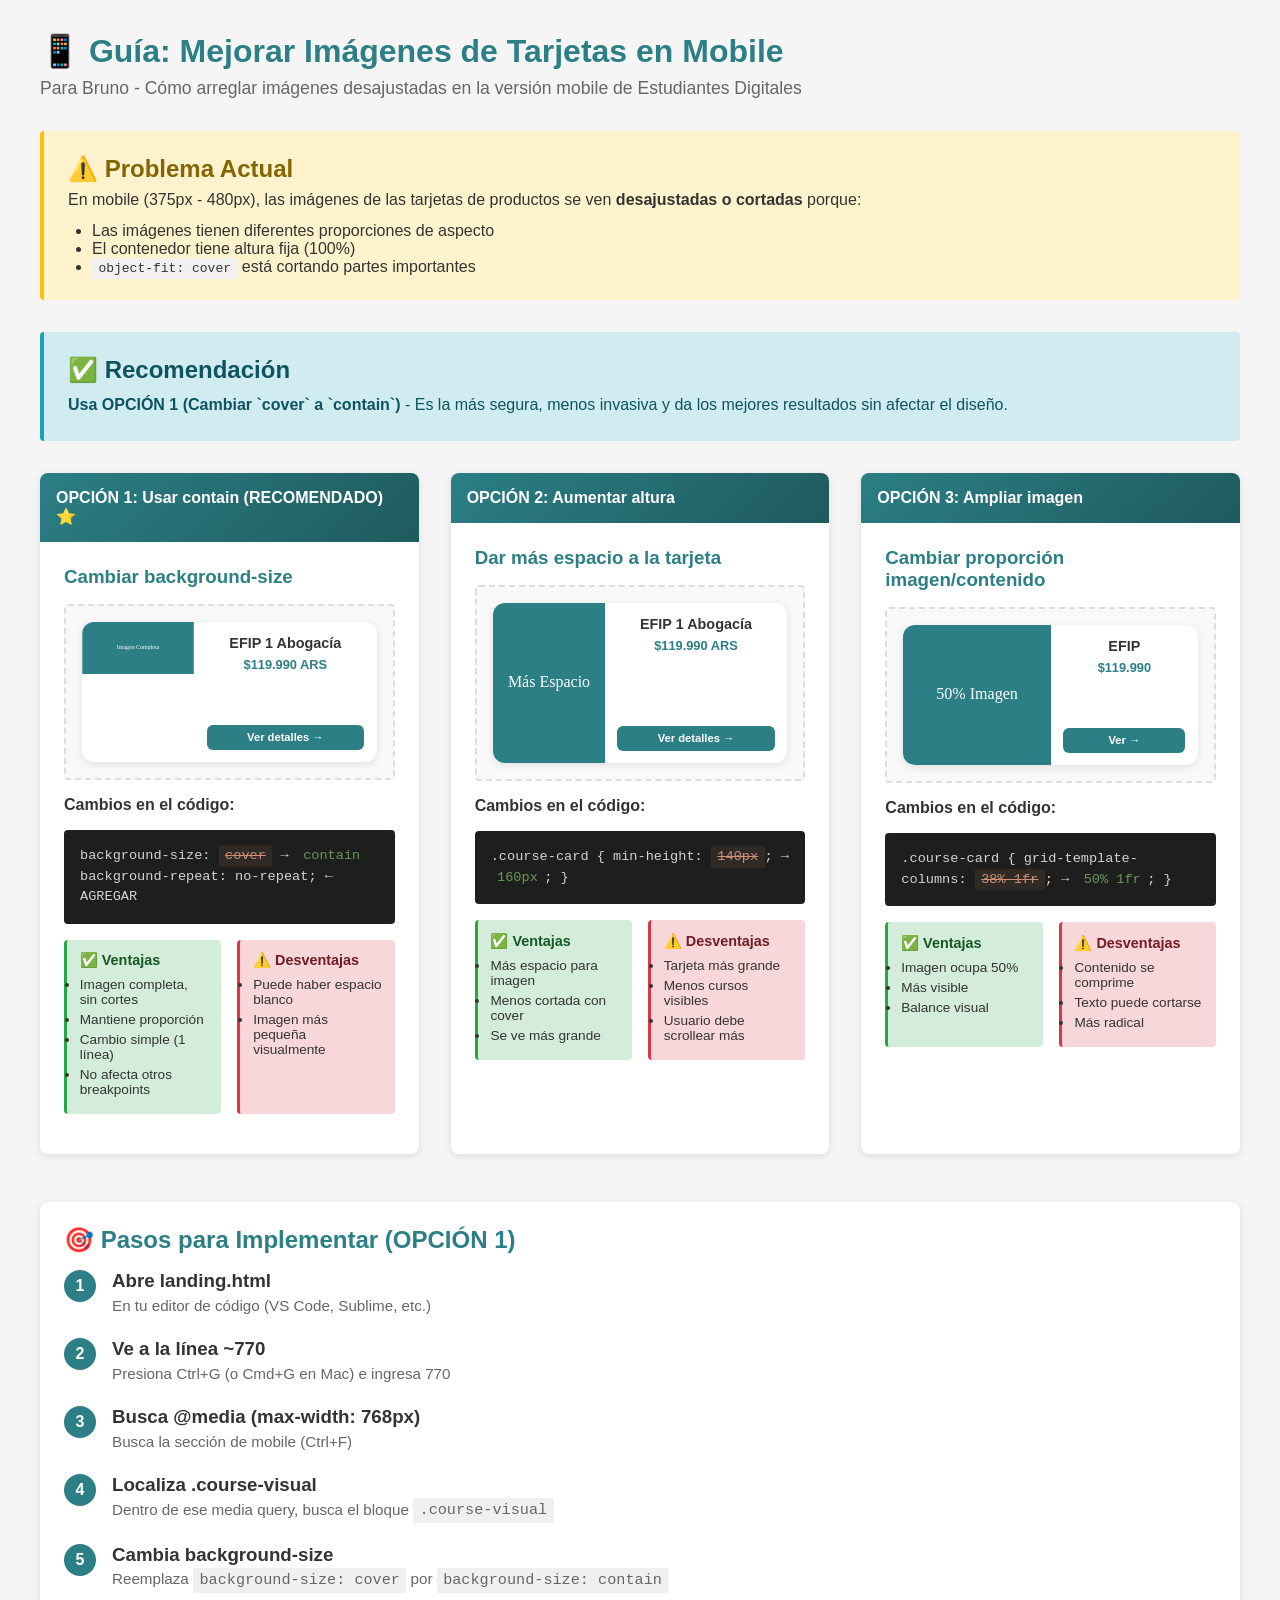
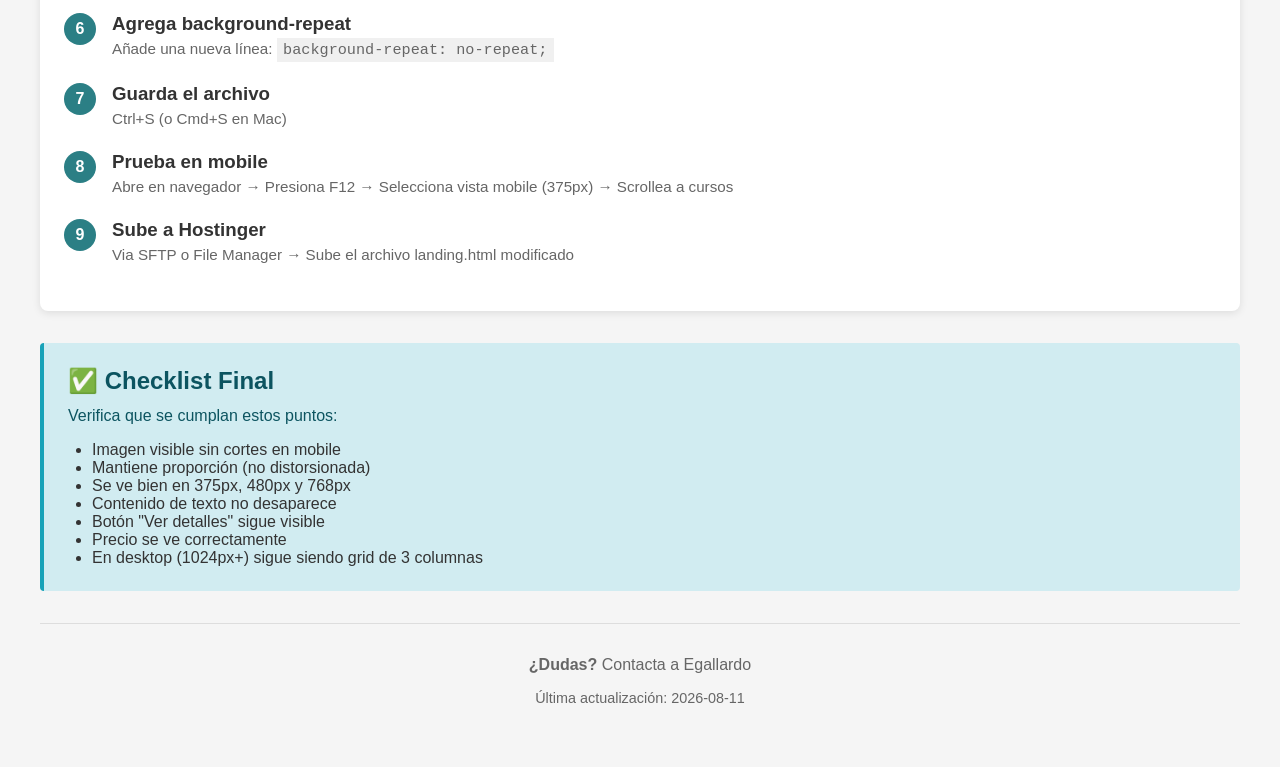
<file: GUIA_VISUAL_IMAGENES.html>
<!DOCTYPE html>
<html lang="es">
<head>
    <meta charset="UTF-8">
    <meta name="viewport" content="width=device-width, initial-scale=1.0">
    <title>Guía Visual: Mejorar Imágenes en Mobile - Estudiantes Digitales</title>
    <style>
        * {
            margin: 0;
            padding: 0;
            box-sizing: border-box;
        }

        body {
            font-family: -apple-system, BlinkMacSystemFont, 'Segoe UI', Roboto, sans-serif;
            background: #f5f5f5;
            padding: 2rem;
            color: #333;
        }

        .container {
            max-width: 1200px;
            margin: 0 auto;
        }

        h1 {
            color: #2b7f85;
            margin-bottom: 0.5rem;
            font-size: 2rem;
        }

        .subtitle {
            color: #666;
            margin-bottom: 2rem;
            font-size: 1.1rem;
        }

        .problem-section {
            background: #fff3cd;
            border-left: 4px solid #ffc107;
            padding: 1.5rem;
            margin-bottom: 2rem;
            border-radius: 4px;
        }

        .problem-section h2 {
            color: #856404;
            margin-bottom: 0.5rem;
        }

        .solutions-grid {
            display: grid;
            grid-template-columns: repeat(auto-fit, minmax(350px, 1fr));
            gap: 2rem;
            margin-bottom: 3rem;
        }

        .solution-card {
            background: white;
            border-radius: 8px;
            overflow: hidden;
            box-shadow: 0 2px 8px rgba(0, 0, 0, 0.1);
        }

        .solution-header {
            background: linear-gradient(135deg, #2b7f85, #1f5a5e);
            color: white;
            padding: 1rem;
            font-weight: 700;
        }

        .solution-body {
            padding: 1.5rem;
        }

        .solution-body h3 {
            margin-bottom: 1rem;
            color: #2b7f85;
        }

        .preview-area {
            background: #f9f9f9;
            border: 2px dashed #ddd;
            border-radius: 4px;
            padding: 1rem;
            margin-bottom: 1rem;
            text-align: center;
        }

        .mobile-card {
            width: 100%;
            max-width: 300px;
            margin: 0 auto;
            display: grid;
            grid-template-columns: 38% 1fr;
            gap: 0;
            background: white;
            border-radius: 12px;
            overflow: hidden;
            box-shadow: 0 2px 8px rgba(0, 0, 0, 0.1);
            height: 140px;
        }

        .mobile-card.option2 {
            height: 160px;
        }

        .mobile-card.option3 {
            grid-template-columns: 50% 1fr;
        }

        .card-image {
            background: linear-gradient(135deg, #2b7f85, #1f5a5e);
            display: flex;
            align-items: center;
            justify-content: center;
            color: white;
            font-weight: 700;
            font-size: 0.9rem;
            text-align: center;
            padding: 0.5rem;
            position: relative;
        }

        .card-image.cover {
            background-size: cover;
            background-position: center;
        }

        .card-image.contain {
            background-size: contain;
            background-repeat: no-repeat;
        }

        .card-content {
            padding: 0.8rem;
            display: flex;
            flex-direction: column;
            justify-content: space-between;
        }

        .card-title {
            font-weight: 700;
            font-size: 0.9rem;
            color: #333;
            line-height: 1.2;
            margin-bottom: 0.3rem;
        }

        .card-price {
            font-weight: 700;
            color: #2b7f85;
            font-size: 0.8rem;
            margin-bottom: 0.3rem;
        }

        .card-button {
            background: #2b7f85;
            color: white;
            border: none;
            padding: 0.4rem 0.6rem;
            border-radius: 6px;
            font-size: 0.7rem;
            cursor: pointer;
            font-weight: 700;
        }

        .code-block {
            background: #1e1e1e;
            color: #d4d4d4;
            padding: 1rem;
            border-radius: 4px;
            overflow-x: auto;
            margin: 1rem 0;
            font-family: 'Courier New', monospace;
            font-size: 0.85rem;
            line-height: 1.5;
        }

        .code-remove {
            color: #ce9178;
            background-color: rgba(206, 145, 120, 0.1);
            padding: 0.2rem 0.4rem;
            text-decoration: line-through;
        }

        .code-add {
            color: #6a9955;
            padding: 0.2rem 0.4rem;
        }

        .highlight {
            background-color: #f5d547;
            color: #333;
            padding: 0.2rem 0.4rem;
            border-radius: 2px;
            font-weight: 700;
        }

        .pros-cons {
            display: grid;
            grid-template-columns: 1fr 1fr;
            gap: 1rem;
            margin: 1rem 0;
        }

        .pros, .cons {
            padding: 0.8rem;
            border-radius: 4px;
        }

        .pros {
            background: #d4edda;
            border-left: 3px solid #28a745;
        }

        .cons {
            background: #f8d7da;
            border-left: 3px solid #dc3545;
        }

        .pros h4, .cons h4 {
            font-size: 0.9rem;
            margin-bottom: 0.5rem;
        }

        .pros h4 {
            color: #155724;
        }

        .cons h4 {
            color: #721c24;
        }

        .pros ul, .cons ul {
            font-size: 0.85rem;
            list-position: inside;
        }

        .pros li, .cons li {
            margin-bottom: 0.3rem;
        }

        .recommendation {
            background: #d1ecf1;
            border-left: 4px solid #17a2b8;
            padding: 1.5rem;
            border-radius: 4px;
            margin-bottom: 2rem;
        }

        .recommendation h2 {
            color: #0c5460;
            margin-bottom: 0.5rem;
        }

        .recommendation p {
            color: #0c5460;
            line-height: 1.6;
        }

        .steps {
            background: white;
            border-radius: 8px;
            padding: 1.5rem;
            box-shadow: 0 2px 8px rgba(0, 0, 0, 0.1);
            margin-bottom: 2rem;
        }

        .steps h2 {
            color: #2b7f85;
            margin-bottom: 1rem;
        }

        .step {
            display: flex;
            gap: 1rem;
            margin-bottom: 1.5rem;
            align-items: flex-start;
        }

        .step-number {
            background: #2b7f85;
            color: white;
            width: 32px;
            height: 32px;
            border-radius: 50%;
            display: flex;
            align-items: center;
            justify-content: center;
            font-weight: 700;
            flex-shrink: 0;
        }

        .step-content h3 {
            color: #333;
            margin-bottom: 0.3rem;
        }

        .step-content p {
            color: #666;
            font-size: 0.95rem;
        }

        .footer {
            text-align: center;
            padding: 2rem;
            color: #666;
            border-top: 1px solid #ddd;
            margin-top: 2rem;
        }

        @media (max-width: 768px) {
            .solutions-grid {
                grid-template-columns: 1fr;
            }

            .pros-cons {
                grid-template-columns: 1fr;
            }

            h1 {
                font-size: 1.5rem;
            }
        }
    </style>
</head>
<body>
    <div class="container">
        <h1>📱 Guía: Mejorar Imágenes de Tarjetas en Mobile</h1>
        <p class="subtitle">Para Bruno - Cómo arreglar imágenes desajustadas en la versión mobile de Estudiantes Digitales</p>

        <div class="problem-section">
            <h2>⚠️ Problema Actual</h2>
            <p>En mobile (375px - 480px), las imágenes de las tarjetas de productos se ven <strong>desajustadas o cortadas</strong> porque:</p>
            <ul style="margin-top: 0.8rem; margin-left: 1.5rem;">
                <li>Las imágenes tienen diferentes proporciones de aspecto</li>
                <li>El contenedor tiene altura fija (100%)</li>
                <li><code style="background: #f0f0f0; padding: 0.2rem 0.4rem;">object-fit: cover</code> está cortando partes importantes</li>
            </ul>
        </div>

        <div class="recommendation">
            <h2>✅ Recomendación</h2>
            <p><strong>Usa OPCIÓN 1 (Cambiar `cover` a `contain`)</strong> - Es la más segura, menos invasiva y da los mejores resultados sin afectar el diseño.</p>
        </div>

        <div class="solutions-grid">
            <!-- OPCIÓN 1 -->
            <div class="solution-card">
                <div class="solution-header">OPCIÓN 1: Usar contain (RECOMENDADO) ⭐</div>
                <div class="solution-body">
                    <h3>Cambiar background-size</h3>

                    <div class="preview-area">
                        <div class="mobile-card">
                            <div class="card-image contain" style="background-image: url('data:image/svg+xml;utf8,<svg xmlns=%22http://www.w3.org/2000/svg%22 viewBox=%220 0 300 140%22><rect fill=%22%232b7f85%22 width=%22300%22 height=%22140%22/><text x=%2250%25%22 y=%2250%25%22 font-size=%2216%22 fill=%22white%22 text-anchor=%22middle%22 dominant-baseline=%22middle%22>Imagen Completa</text></svg>');">
                            </div>
                            <div class="card-content">
                                <div>
                                    <div class="card-title">EFIP 1 Abogacía</div>
                                    <div class="card-price">$119.990 ARS</div>
                                </div>
                                <button class="card-button">Ver detalles →</button>
                            </div>
                        </div>
                    </div>

                    <h4>Cambios en el código:</h4>
                    <div class="code-block">
background-size: <span class="code-remove">cover</span>  →  <span class="code-add">contain</span>
background-repeat: no-repeat;  ← AGREGAR
                    </div>

                    <div class="pros-cons">
                        <div class="pros">
                            <h4>✅ Ventajas</h4>
                            <ul>
                                <li>Imagen completa, sin cortes</li>
                                <li>Mantiene proporción</li>
                                <li>Cambio simple (1 línea)</li>
                                <li>No afecta otros breakpoints</li>
                            </ul>
                        </div>
                        <div class="cons">
                            <h4>⚠️ Desventajas</h4>
                            <ul>
                                <li>Puede haber espacio blanco</li>
                                <li>Imagen más pequeña visualmente</li>
                            </ul>
                        </div>
                    </div>
                </div>
            </div>

            <!-- OPCIÓN 2 -->
            <div class="solution-card">
                <div class="solution-header">OPCIÓN 2: Aumentar altura</div>
                <div class="solution-body">
                    <h3>Dar más espacio a la tarjeta</h3>

                    <div class="preview-area">
                        <div class="mobile-card option2">
                            <div class="card-image cover" style="background-image: url('data:image/svg+xml;utf8,<svg xmlns=%22http://www.w3.org/2000/svg%22 viewBox=%220 0 300 160%22><rect fill=%22%232b7f85%22 width=%22300%22 height=%22160%22/><text x=%2250%25%22 y=%2250%25%22 font-size=%2216%22 fill=%22white%22 text-anchor=%22middle%22 dominant-baseline=%22middle%22>Más Espacio</text></svg>');">
                            </div>
                            <div class="card-content">
                                <div>
                                    <div class="card-title">EFIP 1 Abogacía</div>
                                    <div class="card-price">$119.990 ARS</div>
                                </div>
                                <button class="card-button">Ver detalles →</button>
                            </div>
                        </div>
                    </div>

                    <h4>Cambios en el código:</h4>
                    <div class="code-block">
.course-card {
    min-height: <span class="code-remove">140px</span>;  →  <span class="code-add">160px</span>;
}
                    </div>

                    <div class="pros-cons">
                        <div class="pros">
                            <h4>✅ Ventajas</h4>
                            <ul>
                                <li>Más espacio para imagen</li>
                                <li>Menos cortada con cover</li>
                                <li>Se ve más grande</li>
                            </ul>
                        </div>
                        <div class="cons">
                            <h4>⚠️ Desventajas</h4>
                            <ul>
                                <li>Tarjeta más grande</li>
                                <li>Menos cursos visibles</li>
                                <li>Usuario debe scrollear más</li>
                            </ul>
                        </div>
                    </div>
                </div>
            </div>

            <!-- OPCIÓN 3 -->
            <div class="solution-card">
                <div class="solution-header">OPCIÓN 3: Ampliar imagen</div>
                <div class="solution-body">
                    <h3>Cambiar proporción imagen/contenido</h3>

                    <div class="preview-area">
                        <div class="mobile-card option3">
                            <div class="card-image cover" style="background-image: url('data:image/svg+xml;utf8,<svg xmlns=%22http://www.w3.org/2000/svg%22 viewBox=%220 0 300 140%22><rect fill=%22%232b7f85%22 width=%22300%22 height=%22140%22/><text x=%2250%25%22 y=%2250%25%22 font-size=%2216%22 fill=%22white%22 text-anchor=%22middle%22 dominant-baseline=%22middle%22>50% Imagen</text></svg>');">
                            </div>
                            <div class="card-content">
                                <div>
                                    <div class="card-title">EFIP</div>
                                    <div class="card-price">$119.990</div>
                                </div>
                                <button class="card-button">Ver →</button>
                            </div>
                        </div>
                    </div>

                    <h4>Cambios en el código:</h4>
                    <div class="code-block">
.course-card {
    grid-template-columns: <span class="code-remove">38% 1fr</span>;  →  <span class="code-add">50% 1fr</span>;
}
                    </div>

                    <div class="pros-cons">
                        <div class="pros">
                            <h4>✅ Ventajas</h4>
                            <ul>
                                <li>Imagen ocupa 50%</li>
                                <li>Más visible</li>
                                <li>Balance visual</li>
                            </ul>
                        </div>
                        <div class="cons">
                            <h4>⚠️ Desventajas</h4>
                            <ul>
                                <li>Contenido se comprime</li>
                                <li>Texto puede cortarse</li>
                                <li>Más radical</li>
                            </ul>
                        </div>
                    </div>
                </div>
            </div>
        </div>

        <!-- PASOS -->
        <div class="steps">
            <h2>🎯 Pasos para Implementar (OPCIÓN 1)</h2>

            <div class="step">
                <div class="step-number">1</div>
                <div class="step-content">
                    <h3>Abre landing.html</h3>
                    <p>En tu editor de código (VS Code, Sublime, etc.)</p>
                </div>
            </div>

            <div class="step">
                <div class="step-number">2</div>
                <div class="step-content">
                    <h3>Ve a la línea ~770</h3>
                    <p>Presiona Ctrl+G (o Cmd+G en Mac) e ingresa 770</p>
                </div>
            </div>

            <div class="step">
                <div class="step-number">3</div>
                <div class="step-content">
                    <h3>Busca @media (max-width: 768px)</h3>
                    <p>Busca la sección de mobile (Ctrl+F)</p>
                </div>
            </div>

            <div class="step">
                <div class="step-number">4</div>
                <div class="step-content">
                    <h3>Localiza .course-visual</h3>
                    <p>Dentro de ese media query, busca el bloque <code style="background: #f0f0f0; padding: 0.2rem 0.4rem;">.course-visual</code></p>
                </div>
            </div>

            <div class="step">
                <div class="step-number">5</div>
                <div class="step-content">
                    <h3>Cambia background-size</h3>
                    <p>Reemplaza <code style="background: #f0f0f0; padding: 0.2rem 0.4rem;">background-size: cover</code> por <code style="background: #f0f0f0; padding: 0.2rem 0.4rem;">background-size: contain</code></p>
                </div>
            </div>

            <div class="step">
                <div class="step-number">6</div>
                <div class="step-content">
                    <h3>Agrega background-repeat</h3>
                    <p>Añade una nueva línea: <code style="background: #f0f0f0; padding: 0.2rem 0.4rem;">background-repeat: no-repeat;</code></p>
                </div>
            </div>

            <div class="step">
                <div class="step-number">7</div>
                <div class="step-content">
                    <h3>Guarda el archivo</h3>
                    <p>Ctrl+S (o Cmd+S en Mac)</p>
                </div>
            </div>

            <div class="step">
                <div class="step-number">8</div>
                <div class="step-content">
                    <h3>Prueba en mobile</h3>
                    <p>Abre en navegador → Presiona F12 → Selecciona vista mobile (375px) → Scrollea a cursos</p>
                </div>
            </div>

            <div class="step">
                <div class="step-number">9</div>
                <div class="step-content">
                    <h3>Sube a Hostinger</h3>
                    <p>Via SFTP o File Manager → Sube el archivo landing.html modificado</p>
                </div>
            </div>
        </div>

        <!-- CHECKLIST -->
        <div class="recommendation">
            <h2>✅ Checklist Final</h2>
            <p>Verifica que se cumplan estos puntos:</p>
            <ul style="margin-left: 1.5rem; margin-top: 0.8rem;">
                <li>Imagen visible sin cortes en mobile</li>
                <li>Mantiene proporción (no distorsionada)</li>
                <li>Se ve bien en 375px, 480px y 768px</li>
                <li>Contenido de texto no desaparece</li>
                <li>Botón "Ver detalles" sigue visible</li>
                <li>Precio se ve correctamente</li>
                <li>En desktop (1024px+) sigue siendo grid de 3 columnas</li>
            </ul>
        </div>

        <div class="footer">
            <p><strong>¿Dudas?</strong> Contacta a Egallardo</p>
            <p style="margin-top: 1rem; font-size: 0.9rem;">Última actualización: 2026-08-11</p>
        </div>
    </div>
</body>
</html>
</file>
